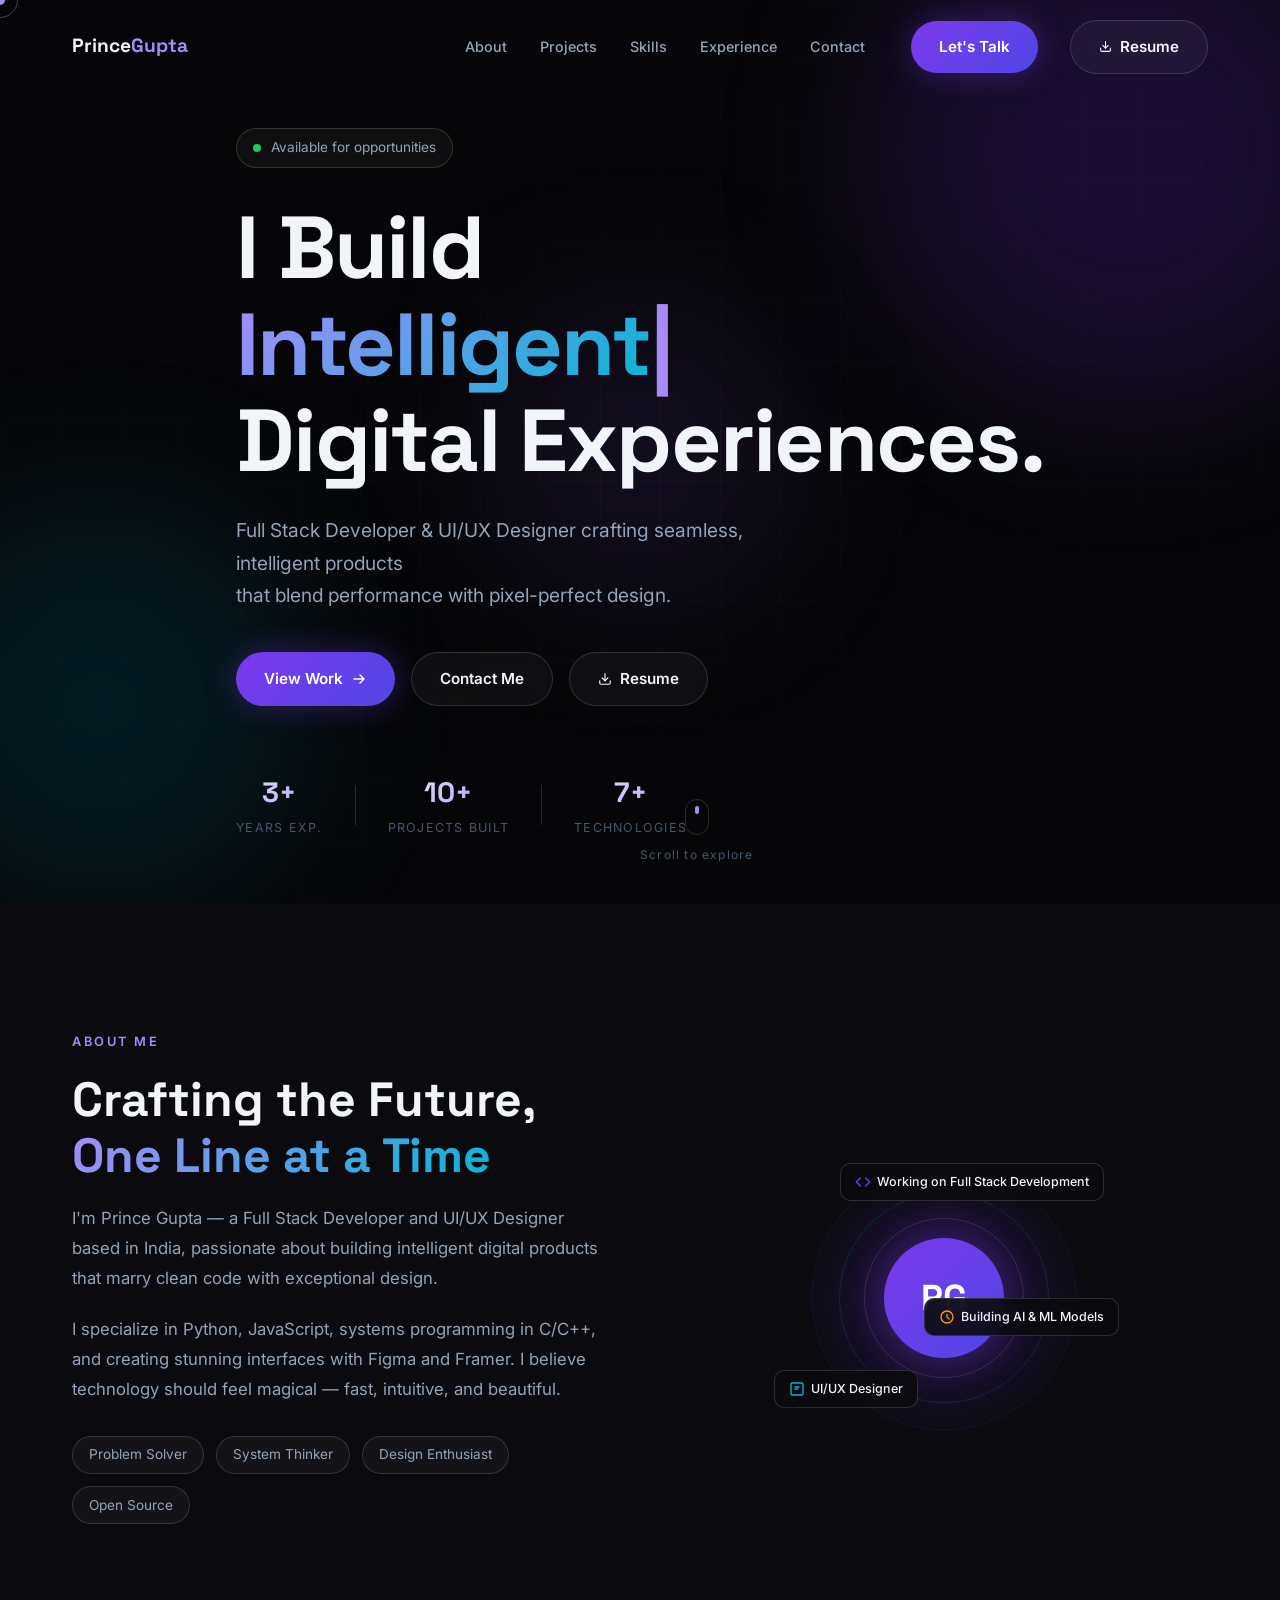
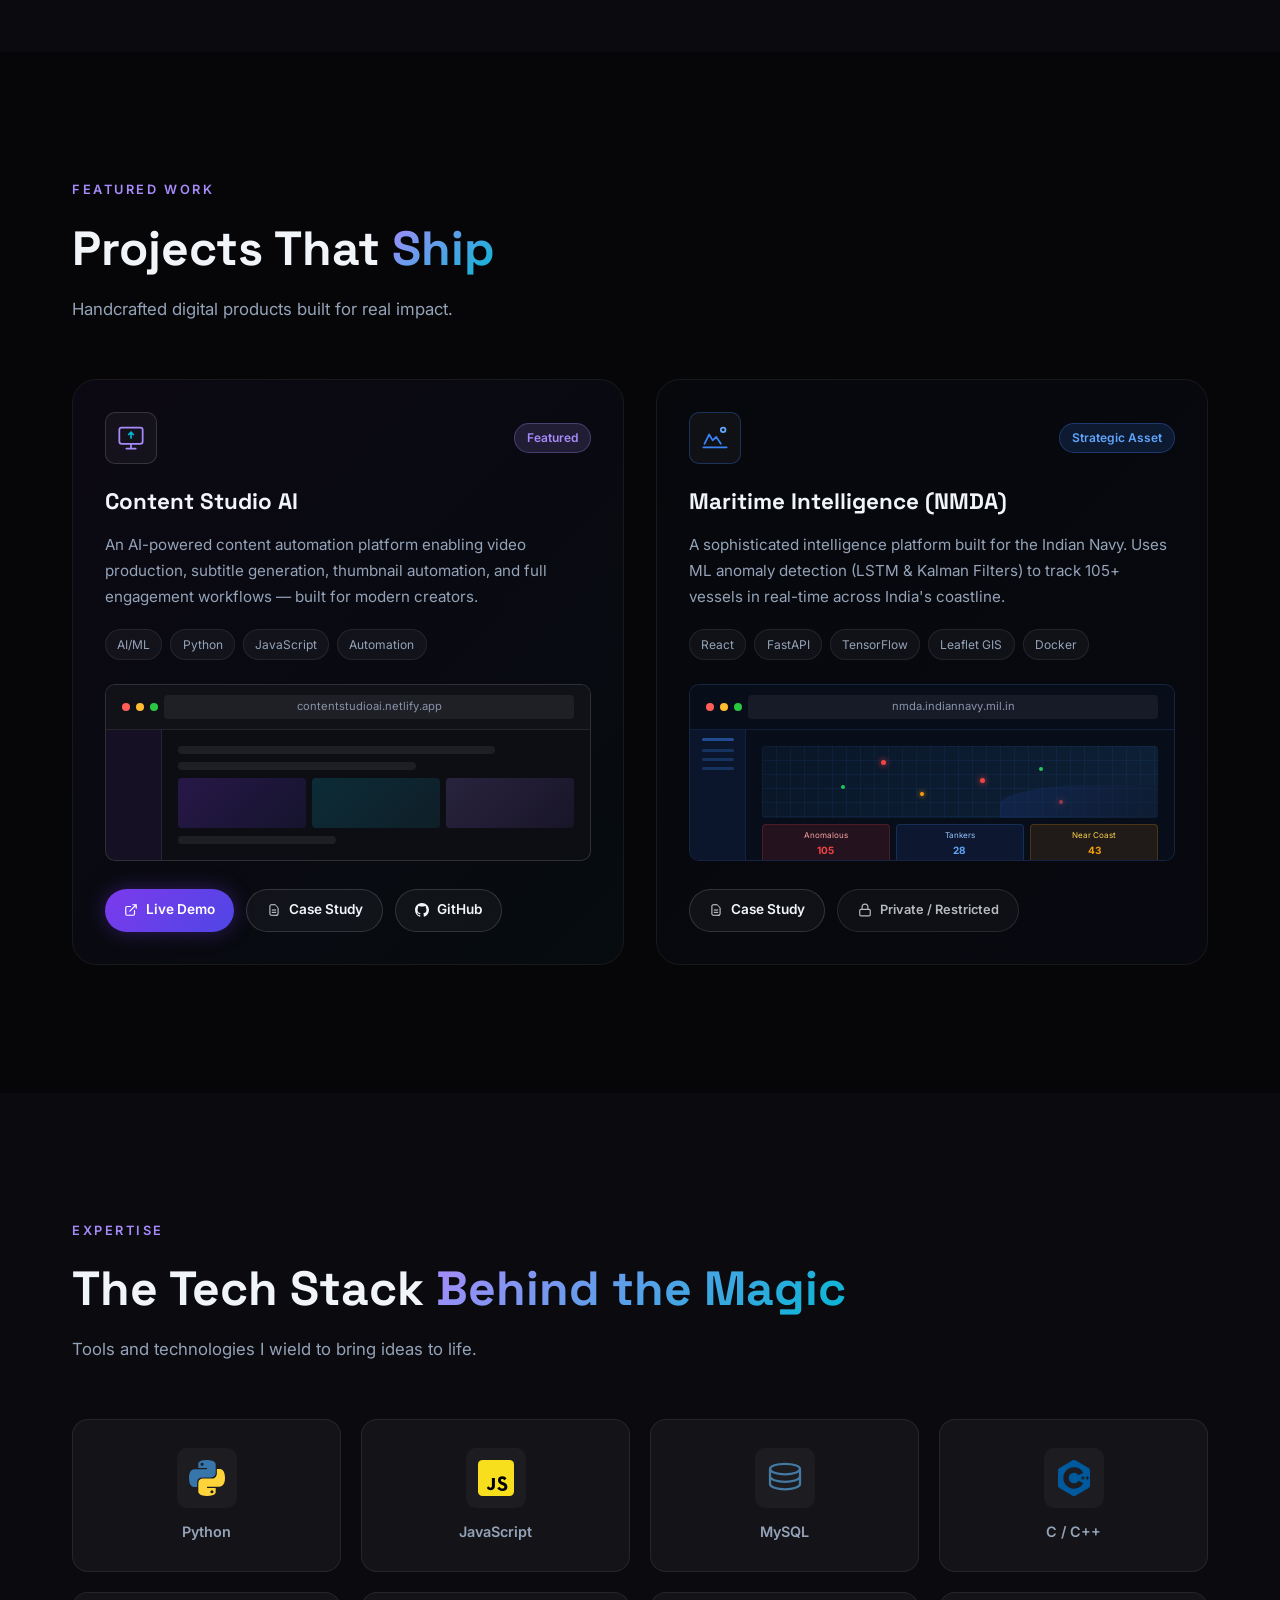
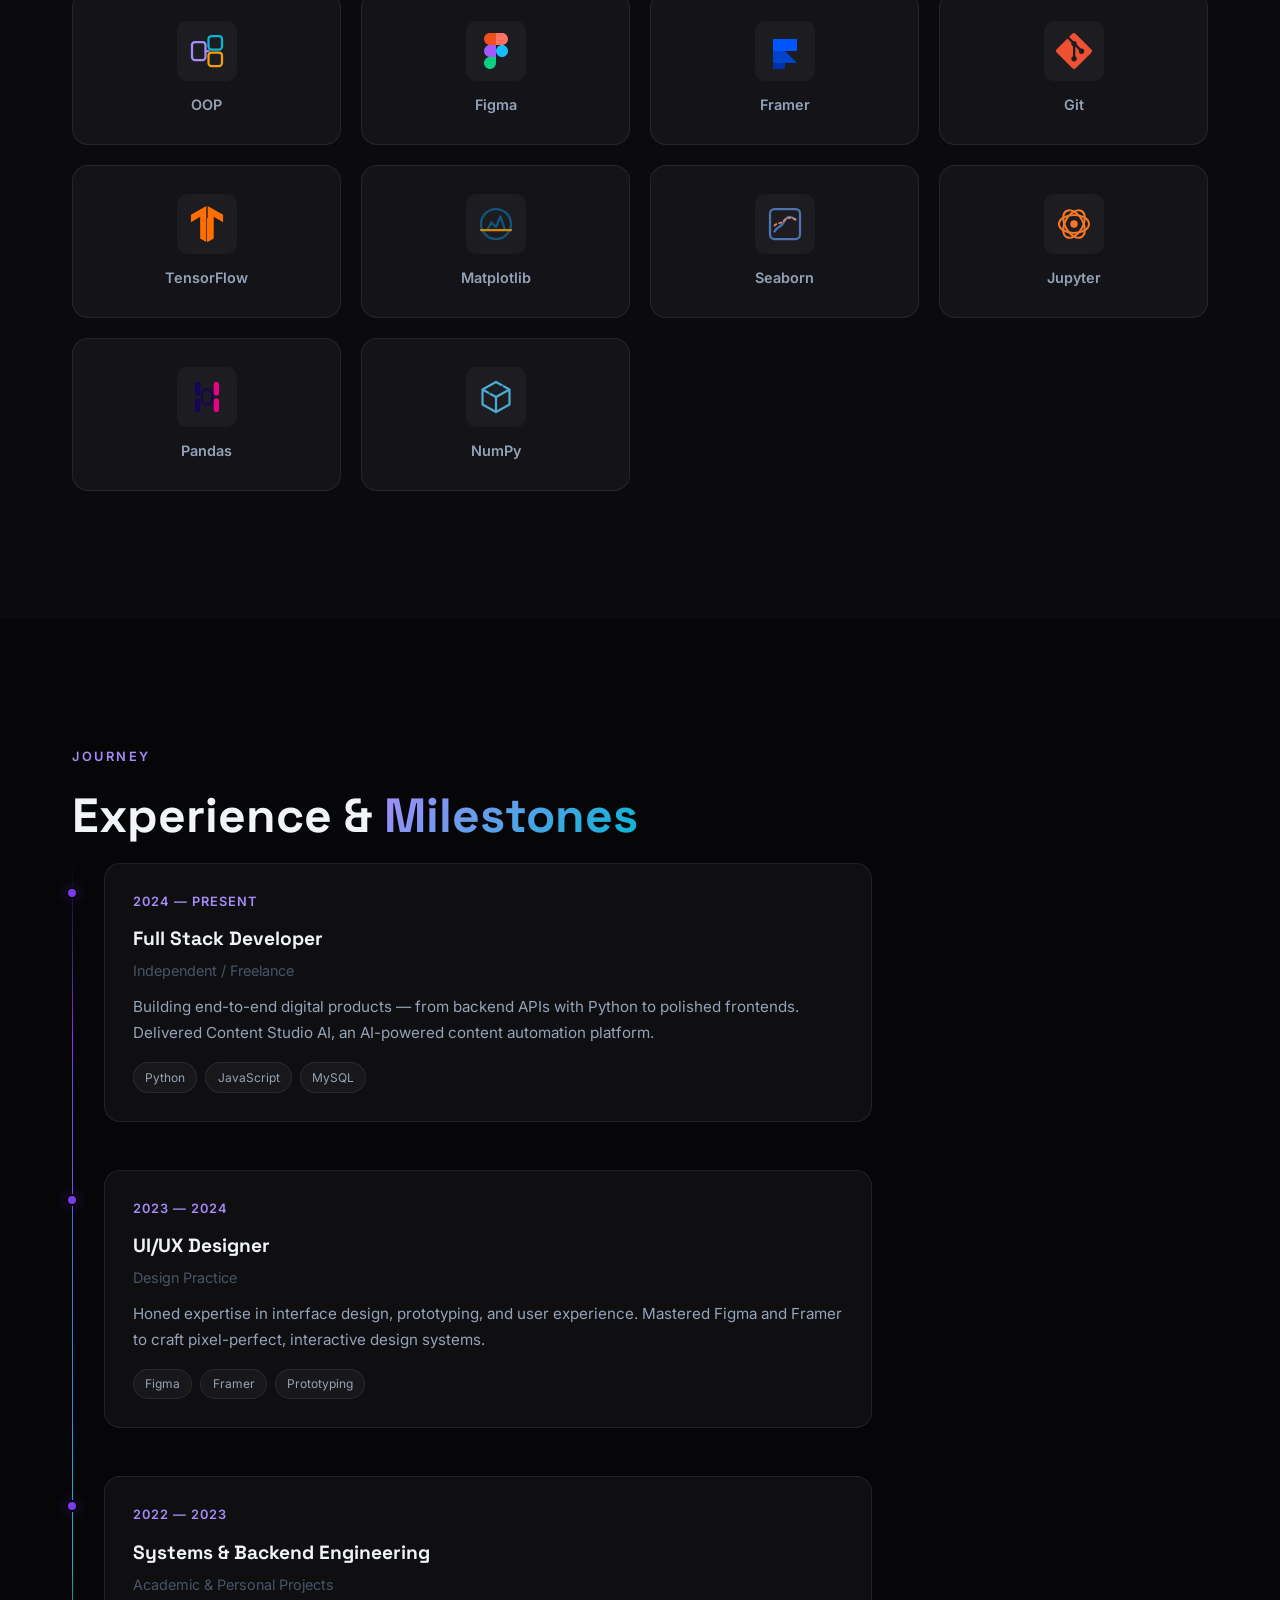
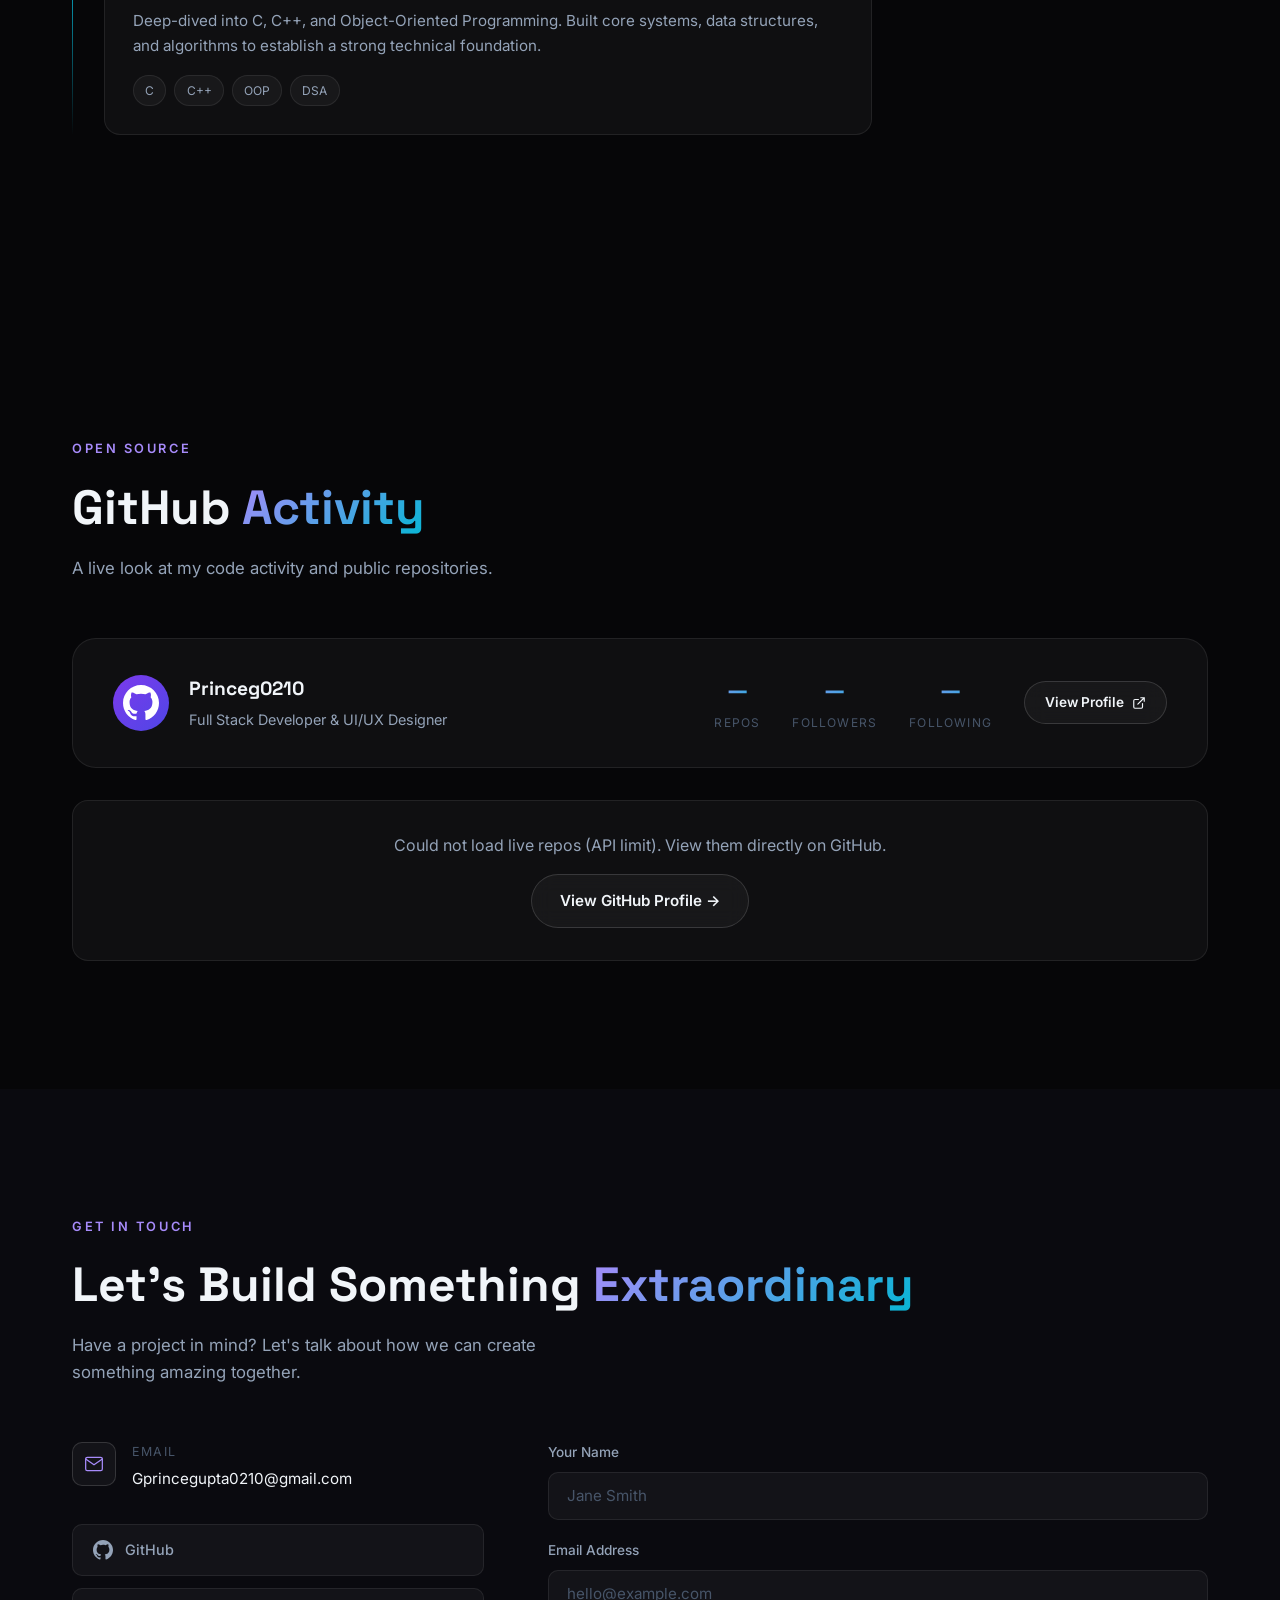
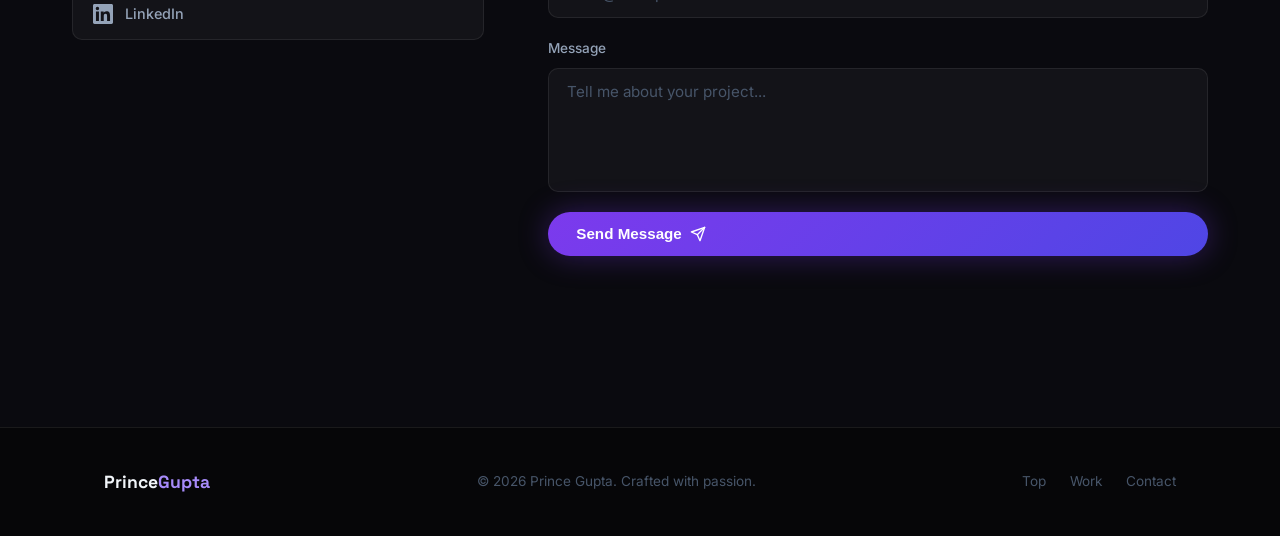
<file: index.html>
<!DOCTYPE html>
<html lang="en">

<head>
    <meta charset="UTF-8" />
    <meta name="viewport" content="width=device-width, initial-scale=1.0" />
    <title>Prince Gupta — Full Stack Developer & UI/UX Designer</title>
    <meta name="description"
        content="Prince Gupta — Full Stack Developer & UI/UX Designer building intelligent digital experiences with Python, JavaScript, and cutting-edge design tools." />
    <link rel="icon" href="favicon.svg" type="image/svg+xml" />
    <link rel="preconnect" href="https://fonts.googleapis.com" />
    <link rel="preconnect" href="https://fonts.gstatic.com" crossorigin />
    <link
        href="https://fonts.googleapis.com/css2?family=Inter:wght@300;400;500;600;700;800;900&family=Space+Grotesk:wght@300;400;500;600;700&display=swap"
        rel="stylesheet" />
    <link rel="stylesheet" href="styles.css" />
</head>

<body>

    <!-- Custom Cursor -->
    <div class="cursor" id="cursor"></div>
    <div class="cursor-follower" id="cursorFollower"></div>

    <!-- Loader -->
    <div class="loader" id="loader">
        <div class="loader-inner">
            <div class="loader-logo">PG</div>
            <div class="loader-bar">
                <div class="loader-progress" id="loaderProgress"></div>
            </div>
            <p class="loader-text">Loading Experience...</p>
        </div>
    </div>

    <!-- Nav -->
    <nav class="nav" id="nav">
        <div class="nav-container">
            <a href="#hero" class="nav-logo">Prince<span class="accent">Gupta</span></a>
            <ul class="nav-links" id="navLinks">
                <li><a href="#about" class="nav-link">About</a></li>
                <li><a href="#projects" class="nav-link">Projects</a></li>
                <li><a href="#skills" class="nav-link">Skills</a></li>
                <li><a href="#experience" class="nav-link">Experience</a></li>
                <li><a href="#contact" class="nav-link">Contact</a></li>
            </ul>
            <a href="#contact" class="btn btn-sm btn-primary">Let's Talk</a>
            <a href="resume.html" target="_blank" class="btn btn-sm btn-ghost resume-btn">
                <svg width="13" height="13" viewBox="0 0 24 24" fill="none">
                    <path d="M21 15v4a2 2 0 01-2 2H5a2 2 0 01-2-2v-4" stroke="currentColor" stroke-width="2"
                        stroke-linecap="round" />
                    <polyline points="7 10 12 15 17 10" stroke="currentColor" stroke-width="2" stroke-linecap="round"
                        stroke-linejoin="round" />
                    <line x1="12" y1="15" x2="12" y2="3" stroke="currentColor" stroke-width="2"
                        stroke-linecap="round" />
                </svg>
                Resume
            </a>
            <button class="hamburger" id="hamburger"
                aria-label="Toggle menu"><span></span><span></span><span></span></button>
        </div>
    </nav>

    <!-- Mobile Menu -->
    <div class="mobile-menu" id="mobileMenu">
        <ul>
            <li><a href="#about" class="mobile-link">About</a></li>
            <li><a href="#projects" class="mobile-link">Projects</a></li>
            <li><a href="#skills" class="mobile-link">Skills</a></li>
            <li><a href="#experience" class="mobile-link">Experience</a></li>
            <li><a href="#contact" class="mobile-link">Contact</a></li>
        </ul>
    </div>

    <!-- HERO -->
    <section class="hero" id="hero">
        <div class="hero-bg">
            <div class="orb orb-1"></div>
            <div class="orb orb-2"></div>
            <div class="orb orb-3"></div>
            <div class="grid-overlay"></div>
        </div>
        <div class="hero-container">
            <div class="hero-badge reveal-up delay-1"><span class="badge-dot"></span>Available for opportunities</div>
            <h1 class="hero-headline reveal-up delay-2">
                I Build<br />
                <span class="gradient-text" id="typedText"></span><span class="cursor-blink">|</span><br />
                Digital Experiences.
            </h1>
            <p class="hero-sub reveal-up delay-3">Full Stack Developer &amp; UI/UX Designer crafting seamless,
                intelligent products<br class="hide-mobile" /> that blend performance with pixel-perfect design.</p>
            <div class="hero-ctas reveal-up delay-4">
                <a href="#projects" class="btn btn-primary magnetic">
                    <span>View Work</span>
                    <svg width="16" height="16" viewBox="0 0 16 16" fill="none">
                        <path d="M3 8h10M9 4l4 4-4 4" stroke="currentColor" stroke-width="1.5" stroke-linecap="round"
                            stroke-linejoin="round" />
                    </svg>
                </a>
                <a href="#contact" class="btn btn-ghost magnetic">Contact Me</a>
                <a href="resume.html" target="_blank" class="btn btn-ghost magnetic">
                    <svg width="14" height="14" viewBox="0 0 24 24" fill="none">
                        <path d="M21 15v4a2 2 0 01-2 2H5a2 2 0 01-2-2v-4" stroke="currentColor" stroke-width="2"
                            stroke-linecap="round" />
                        <polyline points="7 10 12 15 17 10" stroke="currentColor" stroke-width="2"
                            stroke-linecap="round" stroke-linejoin="round" />
                        <line x1="12" y1="15" x2="12" y2="3" stroke="currentColor" stroke-width="2"
                            stroke-linecap="round" />
                    </svg>
                    Resume
                </a>
            </div>
            <div class="hero-stats reveal-up delay-5">
                <div class="stat"><span class="stat-num">3+</span><span class="stat-label">Years Exp.</span></div>
                <div class="stat-divider"></div>
                <div class="stat"><span class="stat-num">10+</span><span class="stat-label">Projects Built</span></div>
                <div class="stat-divider"></div>
                <div class="stat"><span class="stat-num">7+</span><span class="stat-label">Technologies</span></div>
            </div>
        </div>
        <div class="scroll-indicator reveal-up delay-5">
            <div class="scroll-mouse">
                <div class="scroll-dot"></div>
            </div>
            <span>Scroll to explore</span>
        </div>
    </section>

    <!-- ABOUT -->
    <section class="about section" id="about">
        <div class="container">
            <div class="section-label reveal-up">About Me</div>
            <div class="about-grid">
                <div class="about-text">
                    <h2 class="section-title reveal-up">Crafting the Future,<br /><span class="gradient-text">One Line
                            at a Time</span></h2>
                    <p class="about-para reveal-up delay-1">I'm Prince Gupta — a Full Stack Developer and UI/UX Designer
                        based in India, passionate about building intelligent digital products that marry clean code
                        with exceptional design.</p>
                    <p class="about-para reveal-up delay-2">I specialize in Python, JavaScript, systems programming in
                        C/C++, and creating stunning interfaces with Figma and Framer. I believe technology should feel
                        magical — fast, intuitive, and beautiful.</p>
                    <div class="about-chips reveal-up delay-3">
                        <span class="chip">Problem Solver</span>
                        <span class="chip">System Thinker</span>
                        <span class="chip">Design Enthusiast</span>
                        <span class="chip">Open Source</span>
                    </div>
                </div>
                <div class="about-visual reveal-up delay-2">
                    <div class="avatar-card">
                        <div class="avatar-glow"></div>
                        <div class="avatar-monogram">PG</div>
                        <div class="avatar-ring ring-1"></div>
                        <div class="avatar-ring ring-2"></div>
                        <div class="avatar-ring ring-3"></div>
                        <div class="floating-badge fb-1">
                            <svg width="16" height="16" viewBox="0 0 24 24" fill="none">
                                <polyline points="16 18 22 12 16 6" stroke="#7c3aed" stroke-width="2"
                                    stroke-linecap="round" />
                                <polyline points="8 6 2 12 8 18" stroke="#7c3aed" stroke-width="2"
                                    stroke-linecap="round" />
                            </svg>
                            Working on Full Stack Development
                        </div>
                        <div class="floating-badge fb-2">
                            <svg width="16" height="16" viewBox="0 0 24 24" fill="none">
                                <rect x="3" y="3" width="18" height="18" rx="2" stroke="#06b6d4" stroke-width="2" />
                                <path d="M9 9h6M9 12h4" stroke="#06b6d4" stroke-width="2" stroke-linecap="round" />
                            </svg>
                            UI/UX Designer
                        </div>
                        <div class="floating-badge fb-3">
                            <svg width="16" height="16" viewBox="0 0 24 24" fill="none">
                                <circle cx="12" cy="12" r="9" stroke="#f59e0b" stroke-width="2" />
                                <path d="M12 8v4l3 3" stroke="#f59e0b" stroke-width="2" stroke-linecap="round" />
                            </svg>
                            Building AI &amp; ML Models
                        </div>
                    </div>
                </div>
            </div>
        </div>
    </section>

    <!-- PROJECTS -->
    <section class="projects section" id="projects">
        <div class="container">
            <div class="section-label reveal-up">Featured Work</div>
            <h2 class="section-title reveal-up">Projects That <span class="gradient-text">Ship</span></h2>
            <p class="section-sub reveal-up delay-1">Handcrafted digital products built for real impact.</p>
            <div class="projects-grid">
                <div class="project-card featured reveal-up delay-1">
                    <div class="project-card-bg"></div>
                    <div class="project-card-content">
                        <div class="project-header">
                            <div class="project-icon">
                                <svg width="28" height="28" viewBox="0 0 24 24" fill="none">
                                    <rect x="2" y="3" width="20" height="14" rx="2" stroke="#a78bfa"
                                        stroke-width="1.5" />
                                    <path d="M8 21h8M12 17v4" stroke="#a78bfa" stroke-width="1.5"
                                        stroke-linecap="round" />
                                    <path d="M10 9l2-2 2 2M12 7v5" stroke="#06b6d4" stroke-width="1.5"
                                        stroke-linecap="round" />
                                </svg>
                            </div>
                            <span class="project-badge">Featured</span>
                        </div>
                        <h3 class="project-title">Content Studio AI</h3>
                        <p class="project-desc">An AI-powered content automation platform enabling video production,
                            subtitle generation, thumbnail automation, and full engagement workflows — built for modern
                            creators.</p>
                        <div class="project-tags">
                            <span class="tag">AI/ML</span><span class="tag">Python</span><span
                                class="tag">JavaScript</span><span class="tag">Automation</span>
                        </div>
                        <div class="project-preview">
                            <div class="preview-mockup">
                                <div class="preview-bar">
                                    <span></span><span></span><span></span>
                                    <div class="preview-url">contentstudioai.netlify.app</div>
                                </div>
                                <div class="preview-body">
                                    <div class="preview-sidebar"></div>
                                    <div class="preview-main">
                                        <div class="preview-row w-80"></div>
                                        <div class="preview-row w-60"></div>
                                        <div class="preview-grid-cards">
                                            <div class="preview-mini-card pmc-1"></div>
                                            <div class="preview-mini-card pmc-2"></div>
                                            <div class="preview-mini-card pmc-3"></div>
                                        </div>
                                        <div class="preview-row w-40"></div>
                                    </div>
                                </div>
                            </div>
                        </div>
                        <div class="project-links">
                            <a href="https://contentstudioai.netlify.app" target="_blank" rel="noopener"
                                class="project-btn primary magnetic">
                                <svg width="14" height="14" viewBox="0 0 24 24" fill="none">
                                    <path d="M18 13v6a2 2 0 01-2 2H5a2 2 0 01-2-2V8a2 2 0 012-2h6M15 3h6v6M10 14L21 3"
                                        stroke="currentColor" stroke-width="2" stroke-linecap="round"
                                        stroke-linejoin="round" />
                                </svg>
                                Live Demo
                            </a>
                            <a href="case-study.html" class="project-btn ghost magnetic">
                                <svg width="14" height="14" viewBox="0 0 24 24" fill="none">
                                    <path d="M9 12h6M9 16h6M17 21H7a2 2 0 01-2-2V5a2 2 0 012-2h7l5 5v11a2 2 0 01-2 2z"
                                        stroke="currentColor" stroke-width="1.5" stroke-linecap="round" />
                                </svg>
                                Case Study
                            </a>
                            <a href="https://github.com/Princeg0210" target="_blank" rel="noopener"
                                class="project-btn ghost magnetic">
                                <svg width="14" height="14" viewBox="0 0 24 24" fill="currentColor">
                                    <path
                                        d="M12 0C5.37 0 0 5.37 0 12c0 5.3 3.44 9.8 8.2 11.38.6.1.82-.26.82-.58v-2.03c-3.34.72-4.04-1.61-4.04-1.61-.55-1.38-1.33-1.75-1.33-1.75-1.09-.74.08-.73.08-.73 1.2.08 1.84 1.24 1.84 1.24 1.07 1.83 2.8 1.3 3.49 1 .1-.78.42-1.31.76-1.61-2.67-.3-5.47-1.33-5.47-5.93 0-1.31.47-2.38 1.24-3.22-.14-.3-.54-1.52.1-3.18 0 0 1-.32 3.3 1.23a11.5 11.5 0 013-.4c1.02 0 2.04.14 3 .4 2.28-1.55 3.29-1.23 3.29-1.23.64 1.66.24 2.88.12 3.18.77.84 1.23 1.91 1.23 3.22 0 4.61-2.8 5.63-5.48 5.92.43.37.81 1.1.81 2.22v3.29c0 .32.22.69.82.57C20.56 21.8 24 17.3 24 12c0-6.63-5.37-12-12-12z" />
                                </svg>
                                GitHub
                            </a>
                        </div>
                    </div>
                </div>
                <div class="project-card reveal-up delay-2">
                    <div class="project-card-bg"
                        style="background: linear-gradient(135deg, rgba(15, 23, 42, 0.12) 0%, rgba(30, 58, 138, 0.06) 100%);">
                    </div>
                    <div class="project-card-content">
                        <div class="project-header">
                            <div class="project-icon" style="border-color: rgba(59,130,246,0.3);">
                                <svg width="28" height="28" viewBox="0 0 24 24" fill="none">
                                    <path d="M3 17l4-8 3 5 3-3 4 6" stroke="#3b82f6" stroke-width="1.5"
                                        stroke-linecap="round" stroke-linejoin="round" />
                                    <circle cx="19" cy="5" r="2" stroke="#60a5fa" stroke-width="1.5" />
                                    <path d="M2 20h20" stroke="#3b82f6" stroke-width="1.5" stroke-linecap="round" />
                                </svg>
                            </div>
                            <span class="project-badge"
                                style="background: rgba(59,130,246,0.15); color: #60a5fa; border-color: rgba(59,130,246,0.3);">Strategic
                                Asset</span>
                        </div>
                        <h3 class="project-title">Maritime Intelligence (NMDA)</h3>
                        <p class="project-desc">A sophisticated intelligence platform built for the Indian Navy. Uses ML
                            anomaly detection (LSTM & Kalman Filters) to track 105+ vessels in real-time across India's
                            coastline.</p>
                        <div class="project-tags">
                            <span class="tag">React</span><span class="tag">FastAPI</span><span
                                class="tag">TensorFlow</span><span class="tag">Leaflet GIS</span><span
                                class="tag">Docker</span>
                        </div>
                        <div class="project-preview">
                            <div class="preview-mockup" style="border-color: rgba(59,130,246,0.2);">
                                <div class="preview-bar"
                                    style="background: #080d1a; border-color: rgba(59,130,246,0.15);">
                                    <span></span><span></span><span></span>
                                    <div class="preview-url">nmda.indiannavy.mil.in</div>
                                </div>
                                <div class="preview-body" style="background: #080d1a;">
                                    <div class="preview-sidebar"
                                        style="background: rgba(59,130,246,0.08); border-color: rgba(59,130,246,0.12);">
                                        <div
                                            style="margin: 8px auto; width: 32px; height: 3px; background: rgba(59,130,246,0.5); border-radius: 2px;">
                                        </div>
                                        <div
                                            style="margin: 6px auto; width: 32px; height: 3px; background: rgba(59,130,246,0.25); border-radius: 2px;">
                                        </div>
                                        <div
                                            style="margin: 6px auto; width: 32px; height: 3px; background: rgba(59,130,246,0.25); border-radius: 2px;">
                                        </div>
                                        <div
                                            style="margin: 6px auto; width: 32px; height: 3px; background: rgba(59,130,246,0.25); border-radius: 2px;">
                                        </div>
                                    </div>
                                    <div class="preview-main" style="gap: 0.4rem;">
                                        <!-- Map area -->
                                        <div
                                            style="flex:1; border-radius: 4px; background: linear-gradient(135deg, #0a1628 0%, #0d2137 100%); position: relative; overflow: hidden; min-height: 72px;">
                                            <!-- Grid lines (ocean map) -->
                                            <div
                                                style="position:absolute; inset:0; background-image: linear-gradient(rgba(59,130,246,0.07) 1px, transparent 1px), linear-gradient(90deg, rgba(59,130,246,0.07) 1px, transparent 1px); background-size: 14px 14px;">
                                            </div>
                                            <!-- Vessel dots -->
                                            <div
                                                style="position:absolute; top:20%; left:30%; width:5px; height:5px; background:#ef4444; border-radius:50%; box-shadow: 0 0 6px #ef4444;">
                                            </div>
                                            <div
                                                style="position:absolute; top:45%; left:55%; width:5px; height:5px; background:#ef4444; border-radius:50%; box-shadow: 0 0 6px #ef4444;">
                                            </div>
                                            <div
                                                style="position:absolute; top:65%; left:40%; width:4px; height:4px; background:#f59e0b; border-radius:50%; box-shadow: 0 0 5px #f59e0b;">
                                            </div>
                                            <div
                                                style="position:absolute; top:30%; left:70%; width:4px; height:4px; background:#22c55e; border-radius:50%;">
                                            </div>
                                            <div
                                                style="position:absolute; top:55%; left:20%; width:4px; height:4px; background:#22c55e; border-radius:50%;">
                                            </div>
                                            <div
                                                style="position:absolute; top:75%; left:75%; width:4px; height:4px; background:#ef4444; border-radius:50%; box-shadow: 0 0 6px #ef4444;">
                                            </div>
                                            <!-- Coastline hint -->
                                            <div
                                                style="position:absolute; bottom:0; right:0; width:40%; height:45%; background: linear-gradient(135deg, rgba(30,58,138,0.3), rgba(15,23,42,0.5)); border-radius: 60% 0 0 0;">
                                            </div>
                                        </div>
                                        <!-- Stats row -->
                                        <div style="display:flex; gap:0.4rem;">
                                            <div
                                                style="flex:1; background: rgba(239,68,68,0.12); border: 1px solid rgba(239,68,68,0.2); border-radius: 4px; padding: 4px 6px; font-size:8px; color: #fca5a5; text-align:center;">
                                                Anomalous<br><b style="font-size:10px; color:#ef4444;">105</b></div>
                                            <div
                                                style="flex:1; background: rgba(59,130,246,0.1); border: 1px solid rgba(59,130,246,0.2); border-radius: 4px; padding: 4px 6px; font-size:8px; color: #93c5fd; text-align:center;">
                                                Tankers<br><b style="font-size:10px; color:#60a5fa;">28</b></div>
                                            <div
                                                style="flex:1; background: rgba(245,158,11,0.1); border: 1px solid rgba(245,158,11,0.2); border-radius: 4px; padding: 4px 6px; font-size:8px; color: #fcd34d; text-align:center;">
                                                Near Coast<br><b style="font-size:10px; color:#f59e0b;">43</b></div>
                                        </div>
                                    </div>
                                </div>
                            </div>
                        </div>
                        <div class="project-links">
                            <a href="nmda-case-study.html" class="project-btn ghost magnetic">
                                <svg width="14" height="14" viewBox="0 0 24 24" fill="none">
                                    <path d="M9 12h6M9 16h6M17 21H7a2 2 0 01-2-2V5a2 2 0 012-2h7l5 5v11a2 2 0 01-2 2z"
                                        stroke="currentColor" stroke-width="1.5" stroke-linecap="round" />
                                </svg>
                                Case Study
                            </a>
                            <span class="project-btn ghost" style="opacity: 0.75; font-size: 0.8rem; cursor: default;">
                                <svg width="14" height="14" viewBox="0 0 24 24" fill="none">
                                    <rect x="3" y="11" width="18" height="11" rx="2" stroke="currentColor"
                                        stroke-width="2" />
                                    <path d="M7 11V7a5 5 0 0110 0v4" stroke="currentColor" stroke-width="2" />
                                </svg>
                                Private / Restricted
                            </span>
                        </div>
                    </div>
                </div>
            </div>
        </div>
    </section>

    <!-- SKILLS -->
    <section class="skills section" id="skills">
        <div class="container">
            <div class="section-label reveal-up">Expertise</div>
            <h2 class="section-title reveal-up">The Tech Stack <span class="gradient-text">Behind the Magic</span></h2>
            <p class="section-sub reveal-up delay-1">Tools and technologies I wield to bring ideas to life.</p>
            <div class="skills-grid reveal-up delay-2">
                <div class="skill-card" data-skill="Python">
                    <div class="skill-icon"><svg viewBox="0 0 24 24" width="36" height="36">
                            <path
                                d="M11.914 0C5.82 0 6.2 2.656 6.2 2.656l.007 2.752h5.814v.826H3.9S0 5.789 0 11.969c0 6.18 3.403 5.963 3.403 5.963h2.031v-2.867s-.109-3.402 3.35-3.402h5.766s3.24.052 3.24-3.13V3.13S18.28 0 11.914 0zm-3.21 1.81a1.049 1.049 0 110 2.098 1.049 1.049 0 010-2.098z"
                                fill="#3776AB" />
                            <path
                                d="M12.086 24c6.094 0 5.714-2.656 5.714-2.656l-.007-2.752H12v-.826h8.1S24 18.211 24 12.031c0-6.18-3.403-5.963-3.403-5.963h-2.031v2.867s.109 3.402-3.35 3.402H9.45s-3.24-.052-3.24 3.13v5.403S5.72 24 12.086 24zm3.21-1.81a1.049 1.049 0 110-2.098 1.049 1.049 0 010 2.098z"
                                fill="#FFD43B" />
                        </svg></div>
                    <span class="skill-name">Python</span>
                    <div class="skill-glow"></div>
                </div>
                <div class="skill-card" data-skill="JavaScript">
                    <div class="skill-icon"><svg viewBox="0 0 24 24" width="36" height="36">
                            <rect width="24" height="24" rx="3" fill="#F7DF1E" />
                            <path
                                d="M5.5 18.5l1.6-1c.3.55.6.95 1.2.95.6 0 .97-.23.97-1.13V12h2v5.37c0 1.87-1.1 2.72-2.7 2.72-1.44 0-2.28-.75-2.7-1.65l1.63-.94zm7.25.28l1.6-.98c.42.68.97 1.18 1.93 1.18.81 0 1.33-.41 1.33-1 0-.69-.53-.93-1.43-1.33l-.49-.21c-1.42-.6-2.36-1.36-2.36-2.96 0-1.47 1.12-2.59 2.87-2.59 1.25 0 2.14.43 2.79 1.57l-1.53.98c-.34-.6-.7-.84-1.26-.84-.58 0-.94.37-.94.84 0 .59.37.83 1.22 1.2l.49.21c1.67.71 2.62 1.44 2.62 3.08 0 1.76-1.38 2.73-3.24 2.73-1.81 0-2.98-.86-3.55-1.98z"
                                fill="#000" />
                        </svg></div>
                    <span class="skill-name">JavaScript</span>
                    <div class="skill-glow"></div>
                </div>
                <div class="skill-card" data-skill="MySQL">
                    <div class="skill-icon"><svg viewBox="0 0 24 24" width="36" height="36" fill="none">
                            <ellipse cx="12" cy="6" rx="10" ry="3.5" stroke="#4479A1" stroke-width="1.5" />
                            <path d="M2 6v5c0 1.933 4.477 3.5 10 3.5S22 12.933 22 11V6" stroke="#4479A1"
                                stroke-width="1.5" />
                            <path d="M2 11v5c0 1.933 4.477 3.5 10 3.5S22 17.933 22 16v-5" stroke="#4479A1"
                                stroke-width="1.5" />
                        </svg></div>
                    <span class="skill-name">MySQL</span>
                    <div class="skill-glow"></div>
                </div>
                <div class="skill-card" data-skill="C/C++">
                    <div class="skill-icon"><svg viewBox="0 0 24 24" width="36" height="36">
                            <path
                                d="M22.394 6c-.167-.29-.398-.543-.652-.69L12.926.22c-.509-.294-1.34-.294-1.848 0L2.26 5.31c-.508.293-.923 1.013-.923 1.6v10.18c0 .294.104.62.271.91.167.29.398.543.652.69l8.816 5.09c.508.293 1.34.293 1.848 0l8.816-5.09c.254-.147.485-.4.652-.69.167-.29.27-.616.27-.91V6.91c.003-.294-.1-.62-.268-.91zM12 19.11c-3.92 0-7.109-3.19-7.109-7.11 0-3.92 3.19-7.11 7.109-7.11a7.133 7.133 0 016.156 3.553l-3.076 1.78a3.567 3.567 0 00-3.08-1.78A3.56 3.56 0 008.444 12 3.56 3.56 0 0012 15.555a3.57 3.57 0 003.08-1.778l3.078 1.78A7.135 7.135 0 0112 19.11zm7.109-6.715h-.79v.79h-.79v-.79h-.79v-.79h.79v-.79h.79v.79h.79zm2.962 0h-.79v.79h-.79v-.79h-.79v-.79h.79v-.79h.79v.79h.79z"
                                fill="#00599C" />
                        </svg></div>
                    <span class="skill-name">C / C++</span>
                    <div class="skill-glow"></div>
                </div>
                <div class="skill-card" data-skill="OOP">
                    <div class="skill-icon"><svg viewBox="0 0 24 24" width="36" height="36" fill="none">
                            <rect x="2" y="6" width="9" height="12" rx="2" stroke="#a78bfa" stroke-width="1.5" />
                            <rect x="13" y="2" width="9" height="9" rx="2" stroke="#06b6d4" stroke-width="1.5" />
                            <rect x="13" y="13" width="9" height="9" rx="2" stroke="#f59e0b" stroke-width="1.5" />
                            <path d="M11 12h2" stroke="#a78bfa" stroke-width="1.5" stroke-linecap="round" />
                        </svg></div>
                    <span class="skill-name">OOP</span>
                    <div class="skill-glow"></div>
                </div>
                <div class="skill-card" data-skill="Figma">
                    <div class="skill-icon"><svg viewBox="0 0 24 24" width="36" height="36">
                            <path d="M8 24c2.208 0 4-1.792 4-4v-4H8c-2.208 0-4 1.792-4 4s1.792 4 4 4z" fill="#0ACF83" />
                            <path d="M4 12c0-2.208 1.792-4 4-4h4v8H8c-2.208 0-4-1.792-4-4z" fill="#A259FF" />
                            <path d="M4 4c0-2.208 1.792-4 4-4h4v8H8C5.792 8 4 6.208 4 4z" fill="#F24E1E" />
                            <path d="M12 0h4c2.208 0 4 1.792 4 4s-1.792 4-4 4h-4V0z" fill="#FF7262" />
                            <path d="M20 12c0 2.208-1.792 4-4 4s-4-1.792-4-4 1.792-4 4-4 4 1.792 4 4z" fill="#1ABCFE" />
                        </svg></div>
                    <span class="skill-name">Figma</span>
                    <div class="skill-glow"></div>
                </div>
                <div class="skill-card" data-skill="Framer">
                    <div class="skill-icon"><svg viewBox="0 0 24 24" width="36" height="36" fill="none">
                            <path d="M4 4h16v8H4V4z" fill="#0055FF" />
                            <path d="M4 12h8l8 8H4v-8z" fill="#0044CC" />
                            <path d="M4 20h8v4H4v-4z" fill="#0033AA" />
                        </svg></div>
                    <span class="skill-name">Framer</span>
                    <div class="skill-glow"></div>
                </div>
                <div class="skill-card" data-skill="Git">
                    <div class="skill-icon"><svg viewBox="0 0 24 24" width="36" height="36">
                            <path
                                d="M23.546 10.93L13.067.452c-.603-.603-1.582-.603-2.188 0L8.708 2.627l2.76 2.76c.645-.215 1.379-.07 1.889.441.516.515.658 1.258.438 1.9l2.658 2.66c.645-.223 1.387-.078 1.9.435.721.72.721 1.884 0 2.604-.719.719-1.881.719-2.6 0-.539-.541-.674-1.337-.404-1.996L12.86 8.955v6.525c.176.086.342.203.488.348.713.721.713 1.883 0 2.6-.719.721-1.889.721-2.609 0-.719-.719-.719-1.879 0-2.598.182-.18.387-.316.605-.406V8.835c-.217-.091-.424-.222-.608-.406-.545-.545-.676-1.342-.396-2.009L7.636 3.7.45 10.881c-.6.605-.6 1.584 0 2.189l10.48 10.477c.604.604 1.582.604 2.186 0l10.43-10.43c.605-.603.605-1.582 0-2.187"
                                fill="#F05032" />
                        </svg></div>
                    <span class="skill-name">Git</span>
                    <div class="skill-glow"></div>
                </div>
                <div class="skill-card" data-skill="TensorFlow">
                    <div class="skill-icon"><svg viewBox="0 0 24 24" width="36" height="36">
                            <path d="M1.292 5.856L11.54 0v24l-4.095-2.378V7.103l-6.153 3.66V5.856zm14.722 2.366v13.4L12 23.885V8.222l4.014-2.366zM12.46 0l10.248 5.856v4.907l-6.234-3.66V21.62L12.46 24V0z" fill="#FF6F00"/>
                        </svg></div>
                    <span class="skill-name">TensorFlow</span>
                    <div class="skill-glow"></div>
                </div>
                <div class="skill-card" data-skill="Matplotlib">
                    <div class="skill-icon"><svg viewBox="0 0 24 24" width="36" height="36" fill="none">
                            <circle cx="12" cy="12" r="10" stroke="#11557C" stroke-width="1.5"/>
                            <path d="M6 16l3-5 3 3 3-7 3 9" stroke="#11557C" stroke-width="1.5" stroke-linecap="round" stroke-linejoin="round"/>
                            <path d="M2 16h20" stroke="#CF8A04" stroke-width="1.5" stroke-linecap="round"/>
                        </svg></div>
                    <span class="skill-name">Matplotlib</span>
                    <div class="skill-glow"></div>
                </div>
                <div class="skill-card" data-skill="Seaborn">
                    <div class="skill-icon"><svg viewBox="0 0 24 24" width="36" height="36" fill="none">
                            <rect x="2" y="2" width="20" height="20" rx="3" stroke="#4C72B0" stroke-width="1.5"/>
                            <path d="M5 17c2-4 4-2 6-6s4-5 8-2" stroke="#4C72B0" stroke-width="1.5" stroke-linecap="round"/>
                            <path d="M5 13c2-2 4-1 6-3s4-3 8-1" stroke="#DD8452" stroke-width="1.2" stroke-linecap="round" stroke-dasharray="1.5 2"/>
                        </svg></div>
                    <span class="skill-name">Seaborn</span>
                    <div class="skill-glow"></div>
                </div>
                <div class="skill-card" data-skill="Jupyter">
                    <div class="skill-icon"><svg viewBox="0 0 24 24" width="36" height="36" fill="none">
                            <ellipse cx="12" cy="12" rx="10" ry="6" stroke="#F37726" stroke-width="1.4"/>
                            <ellipse cx="12" cy="12" rx="10" ry="6" stroke="#F37726" stroke-width="1.4" transform="rotate(60 12 12)"/>
                            <ellipse cx="12" cy="12" rx="10" ry="6" stroke="#F37726" stroke-width="1.4" transform="rotate(120 12 12)"/>
                            <circle cx="12" cy="12" r="2.5" fill="#F37726"/>
                        </svg></div>
                    <span class="skill-name">Jupyter</span>
                    <div class="skill-glow"></div>
                </div>
                <div class="skill-card" data-skill="Pandas">
                    <div class="skill-icon"><svg viewBox="0 0 24 24" width="36" height="36" fill="none">
                            <rect x="4" y="2" width="3.5" height="9" rx="1.5" fill="#150458"/>
                            <rect x="4" y="13" width="3.5" height="9" rx="1.5" fill="#150458"/>
                            <rect x="16.5" y="2" width="3.5" height="9" rx="1.5" fill="#E70488"/>
                            <rect x="16.5" y="13" width="3.5" height="9" rx="1.5" fill="#E70488"/>
                            <rect x="8.5" y="7" width="7" height="10" rx="3.5" stroke="#150458" stroke-width="1.5"/>
                        </svg></div>
                    <span class="skill-name">Pandas</span>
                    <div class="skill-glow"></div>
                </div>
                <div class="skill-card" data-skill="NumPy">
                    <div class="skill-icon"><svg viewBox="0 0 24 24" width="36" height="36" fill="none">
                            <path d="M3 7l9-5 9 5v10l-9 5-9-5V7z" stroke="#4DABCF" stroke-width="1.5" stroke-linejoin="round"/>
                            <path d="M3 7l9 5 9-5" stroke="#4DABCF" stroke-width="1.5" stroke-linejoin="round"/>
                            <path d="M12 12v10" stroke="#4DABCF" stroke-width="1.5" stroke-linecap="round"/>
                            <path d="M7.5 9.5l9-5" stroke="#013243" stroke-width="1" stroke-linecap="round" opacity="0.6"/>
                        </svg></div>
                    <span class="skill-name">NumPy</span>
                    <div class="skill-glow"></div>
                </div>
            </div>
        </div>
    </section>

    <!-- EXPERIENCE -->
    <section class="experience section" id="experience">
        <div class="container">
            <div class="section-label reveal-up">Journey</div>
            <h2 class="section-title reveal-up">Experience &amp; <span class="gradient-text">Milestones</span></h2>
            <div class="timeline">
                <div class="timeline-item reveal-left">
                    <div class="timeline-dot"></div>
                    <div class="timeline-card">
                        <span class="timeline-date">2024 — Present</span>
                        <h3 class="timeline-title">Full Stack Developer</h3>
                        <p class="timeline-sub">Independent / Freelance</p>
                        <p class="timeline-desc">Building end-to-end digital products — from backend APIs with Python to
                            polished frontends. Delivered Content Studio AI, an AI-powered content automation platform.
                        </p>
                        <div class="timeline-tags"><span class="tag">Python</span><span
                                class="tag">JavaScript</span><span class="tag">MySQL</span></div>
                    </div>
                </div>
                <div class="timeline-item reveal-right">
                    <div class="timeline-dot"></div>
                    <div class="timeline-card">
                        <span class="timeline-date">2023 — 2024</span>
                        <h3 class="timeline-title">UI/UX Designer</h3>
                        <p class="timeline-sub">Design Practice</p>
                        <p class="timeline-desc">Honed expertise in interface design, prototyping, and user experience.
                            Mastered Figma and Framer to craft pixel-perfect, interactive design systems.</p>
                        <div class="timeline-tags"><span class="tag">Figma</span><span class="tag">Framer</span><span
                                class="tag">Prototyping</span></div>
                    </div>
                </div>
                <div class="timeline-item reveal-left">
                    <div class="timeline-dot"></div>
                    <div class="timeline-card">
                        <span class="timeline-date">2022 — 2023</span>
                        <h3 class="timeline-title">Systems &amp; Backend Engineering</h3>
                        <p class="timeline-sub">Academic &amp; Personal Projects</p>
                        <p class="timeline-desc">Deep-dived into C, C++, and Object-Oriented Programming. Built core
                            systems, data structures, and algorithms to establish a strong technical foundation.</p>
                        <div class="timeline-tags"><span class="tag">C</span><span class="tag">C++</span><span
                                class="tag">OOP</span><span class="tag">DSA</span></div>
                    </div>
                </div>
            </div>
        </div>
    </section>

    <!-- GITHUB STATS -->
    <section class="github-stats section" id="github">
        <div class="container">
            <div class="section-label reveal-up">Open Source</div>
            <h2 class="section-title reveal-up">GitHub <span class="gradient-text">Activity</span></h2>
            <p class="section-sub reveal-up delay-1">A live look at my code activity and public repositories.</p>
            <div class="gh-profile-card reveal-up delay-1">
                <div class="gh-card-left">
                    <div class="gh-avatar">
                        <svg width="36" height="36" viewBox="0 0 24 24" fill="currentColor">
                            <path
                                d="M12 0C5.37 0 0 5.37 0 12c0 5.3 3.44 9.8 8.2 11.38.6.1.82-.26.82-.58v-2.03c-3.34.72-4.04-1.61-4.04-1.61-.55-1.38-1.33-1.75-1.33-1.75-1.09-.74.08-.73.08-.73 1.2.08 1.84 1.24 1.84 1.24 1.07 1.83 2.8 1.3 3.49 1 .1-.78.42-1.31.76-1.61-2.67-.3-5.47-1.33-5.47-5.93 0-1.31.47-2.38 1.24-3.22-.14-.3-.54-1.52.1-3.18 0 0 1-.32 3.3 1.23a11.5 11.5 0 013-.4c1.02 0 2.04.14 3 .4 2.28-1.55 3.29-1.23 3.29-1.23.64 1.66.24 2.88.12 3.18.77.84 1.23 1.91 1.23 3.22 0 4.61-2.8 5.63-5.48 5.92.43.37.81 1.1.81 2.22v3.29c0 .32.22.69.82.57C20.56 21.8 24 17.3 24 12c0-6.63-5.37-12-12-12z" />
                        </svg>
                    </div>
                    <div>
                        <h3 class="gh-username">Princeg0210</h3>
                        <p class="gh-bio" id="ghBio">Full Stack Developer &amp; UI/UX Designer</p>
                    </div>
                </div>
                <div class="gh-stats-row">
                    <div class="gh-stat"><span class="gh-stat-num" id="ghRepos">—</span><span
                            class="gh-stat-label">Repos</span></div>
                    <div class="gh-stat"><span class="gh-stat-num" id="ghFollowers">—</span><span
                            class="gh-stat-label">Followers</span></div>
                    <div class="gh-stat"><span class="gh-stat-num" id="ghFollowing">—</span><span
                            class="gh-stat-label">Following</span></div>
                </div>
                <a href="https://github.com/Princeg0210" target="_blank" rel="noopener"
                    class="btn btn-ghost gh-view-btn">
                    View Profile
                    <svg width="14" height="14" viewBox="0 0 24 24" fill="none">
                        <path d="M18 13v6a2 2 0 01-2 2H5a2 2 0 01-2-2V8a2 2 0 012-2h6M15 3h6v6M10 14L21 3"
                            stroke="currentColor" stroke-width="2" stroke-linecap="round" />
                    </svg>
                </a>
            </div>
            <div class="gh-repos-grid" id="ghReposGrid">
                <div class="gh-repo-skeleton"></div>
                <div class="gh-repo-skeleton"></div>
                <div class="gh-repo-skeleton"></div>
            </div>
        </div>
    </section>
    <section class="contact section" id="contact">
        <div class="container">
            <div class="section-label reveal-up">Get In Touch</div>
            <h2 class="section-title reveal-up">Let's Build Something <span class="gradient-text">Extraordinary</span>
            </h2>
            <p class="section-sub reveal-up delay-1">Have a project in mind? Let's talk about how we can create
                something amazing together.</p>
            <div class="contact-grid">
                <div class="contact-info reveal-left">
                    <div class="contact-item">
                        <div class="contact-icon">
                            <svg width="20" height="20" viewBox="0 0 24 24" fill="none">
                                <path d="M4 4h16c1.1 0 2 .9 2 2v12c0 1.1-.9 2-2 2H4c-1.1 0-2-.9-2-2V6c0-1.1.9-2 2-2z"
                                    stroke="#a78bfa" stroke-width="1.5" />
                                <polyline points="22,6 12,13 2,6" stroke="#a78bfa" stroke-width="1.5"
                                    stroke-linecap="round" />
                            </svg>
                        </div>
                        <div>
                            <p class="contact-label">Email</p>
                            <a href="mailto:Gprincegupta0210@gmail.com"
                                class="contact-value">Gprincegupta0210@gmail.com</a>
                        </div>
                    </div>
                    <div class="social-links">
                        <a href="https://github.com/Princeg0210" target="_blank" rel="noopener"
                            class="social-link magnetic" aria-label="GitHub">
                            <svg width="20" height="20" viewBox="0 0 24 24" fill="currentColor">
                                <path
                                    d="M12 0C5.37 0 0 5.37 0 12c0 5.3 3.44 9.8 8.2 11.38.6.1.82-.26.82-.58v-2.03c-3.34.72-4.04-1.61-4.04-1.61-.55-1.38-1.33-1.75-1.33-1.75-1.09-.74.08-.73.08-.73 1.2.08 1.84 1.24 1.84 1.24 1.07 1.83 2.8 1.3 3.49 1 .1-.78.42-1.31.76-1.61-2.67-.3-5.47-1.33-5.47-5.93 0-1.31.47-2.38 1.24-3.22-.14-.3-.54-1.52.1-3.18 0 0 1-.32 3.3 1.23a11.5 11.5 0 013-.4c1.02 0 2.04.14 3 .4 2.28-1.55 3.29-1.23 3.29-1.23.64 1.66.24 2.88.12 3.18.77.84 1.23 1.91 1.23 3.22 0 4.61-2.8 5.63-5.48 5.92.43.37.81 1.1.81 2.22v3.29c0 .32.22.69.82.57C20.56 21.8 24 17.3 24 12c0-6.63-5.37-12-12-12z" />
                            </svg>
                            <span>GitHub</span>
                        </a>
                        <a href="https://www.linkedin.com/in/prince-gupta-550ba3304" target="_blank" rel="noopener"
                            class="social-link magnetic" aria-label="LinkedIn">
                            <svg width="20" height="20" viewBox="0 0 24 24" fill="currentColor">
                                <path
                                    d="M20.447 20.452h-3.554v-5.569c0-1.328-.027-3.037-1.852-3.037-1.853 0-2.136 1.445-2.136 2.939v5.667H9.351V9h3.414v1.561h.046c.477-.9 1.637-1.85 3.37-1.85 3.601 0 4.267 2.37 4.267 5.455v6.286zM5.337 7.433a2.062 2.062 0 01-2.063-2.065 2.064 2.064 0 112.063 2.065zm1.782 13.019H3.555V9h3.564v11.452zM22.225 0H1.771C.792 0 0 .774 0 1.729v20.542C0 23.227.792 24 1.771 24h20.451C23.2 24 24 23.227 24 22.271V1.729C24 .774 23.2 0 22.222 0h.003z" />
                            </svg>
                            <span>LinkedIn</span>
                        </a>
                    </div>
                </div>
                <form class="contact-form reveal-right" id="contactForm">
                    <div class="form-group">
                        <label for="name">Your Name</label>
                        <input type="text" id="name" name="name" placeholder="Jane Smith" required autocomplete="off" />
                    </div>
                    <div class="form-group">
                        <label for="email">Email Address</label>
                        <input type="email" id="email" name="email" placeholder="hello@example.com" required
                            autocomplete="off" />
                    </div>
                    <div class="form-group">
                        <label for="message">Message</label>
                        <textarea id="message" name="message" rows="5" placeholder="Tell me about your project..."
                            required></textarea>
                    </div>
                    <button type="submit" class="btn btn-primary magnetic" id="submitBtn">
                        <span>Send Message</span>
                        <svg width="16" height="16" viewBox="0 0 24 24" fill="none">
                            <line x1="22" y1="2" x2="11" y2="13" stroke="currentColor" stroke-width="2"
                                stroke-linecap="round" />
                            <polygon points="22 2 15 22 11 13 2 9 22 2" stroke="currentColor" stroke-width="2"
                                stroke-linejoin="round" fill="none" />
                        </svg>
                    </button>
                    <p class="form-success" id="formSuccess">✨ Message sent! I'll get back to you soon.</p>
                </form>
            </div>
        </div>
    </section>

    <!-- Footer -->
    <footer class="footer">
        <div class="container">
            <div class="footer-inner">
                <p class="footer-brand">Prince<span class="accent">Gupta</span></p>
                <p class="footer-copy">© 2026 Prince Gupta. Crafted with passion.</p>
                <div class="footer-links">
                    <a href="#hero">Top</a>
                    <a href="#projects">Work</a>
                    <a href="#contact">Contact</a>
                </div>
            </div>
        </div>
    </footer>

    <script src="script.js"></script>
</body>

</html>
</file>
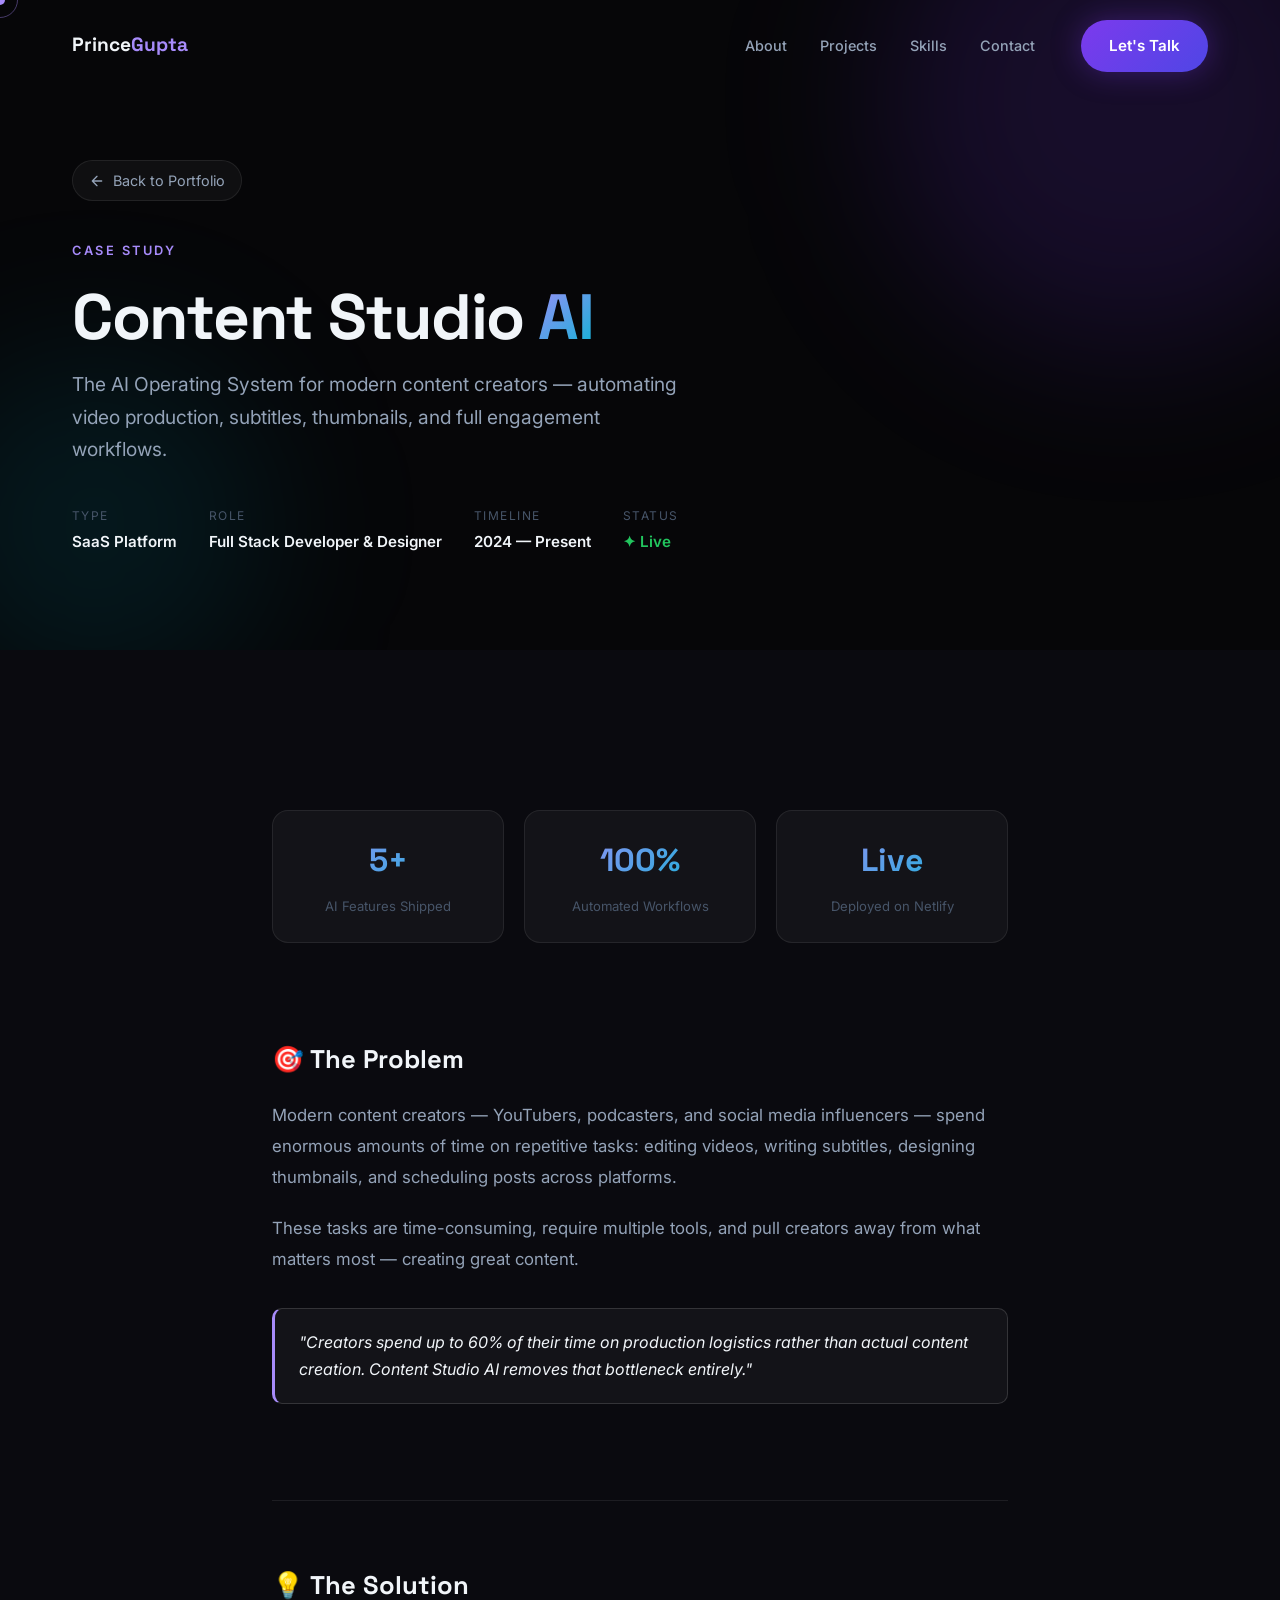
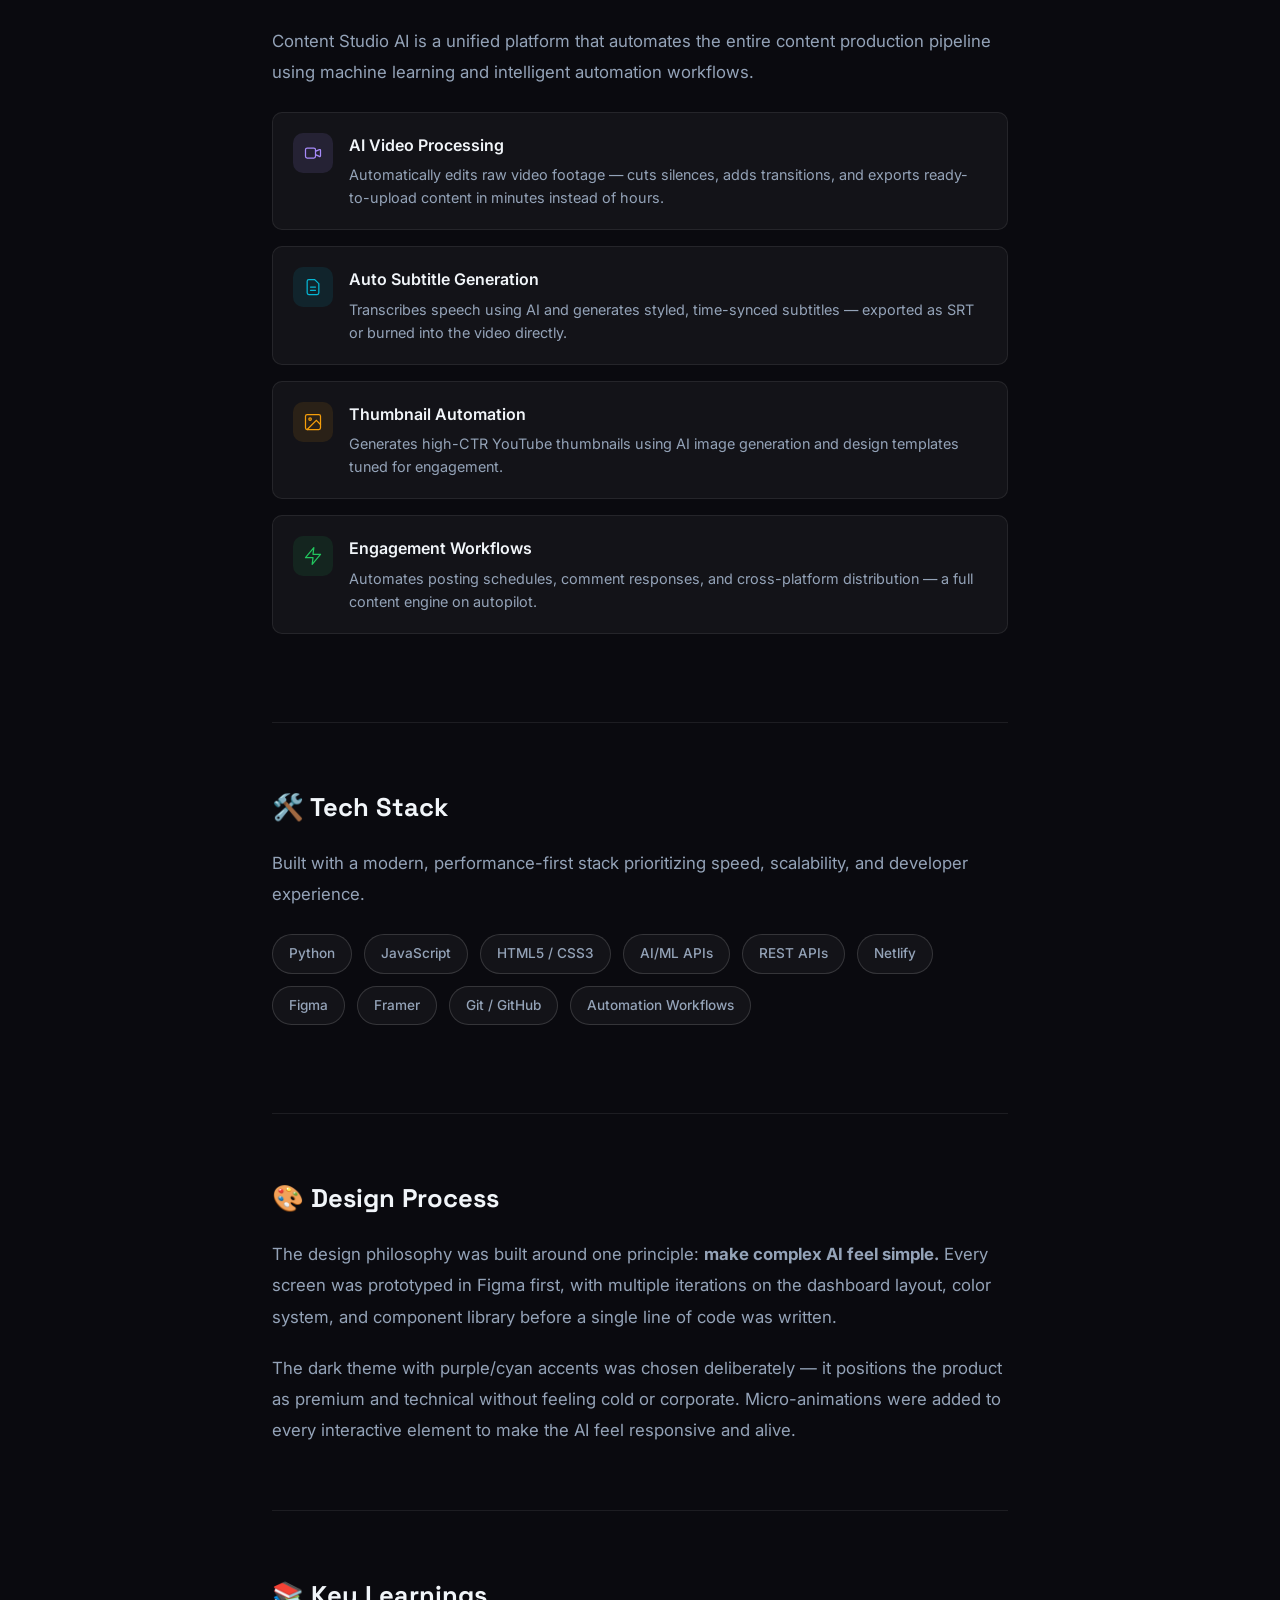
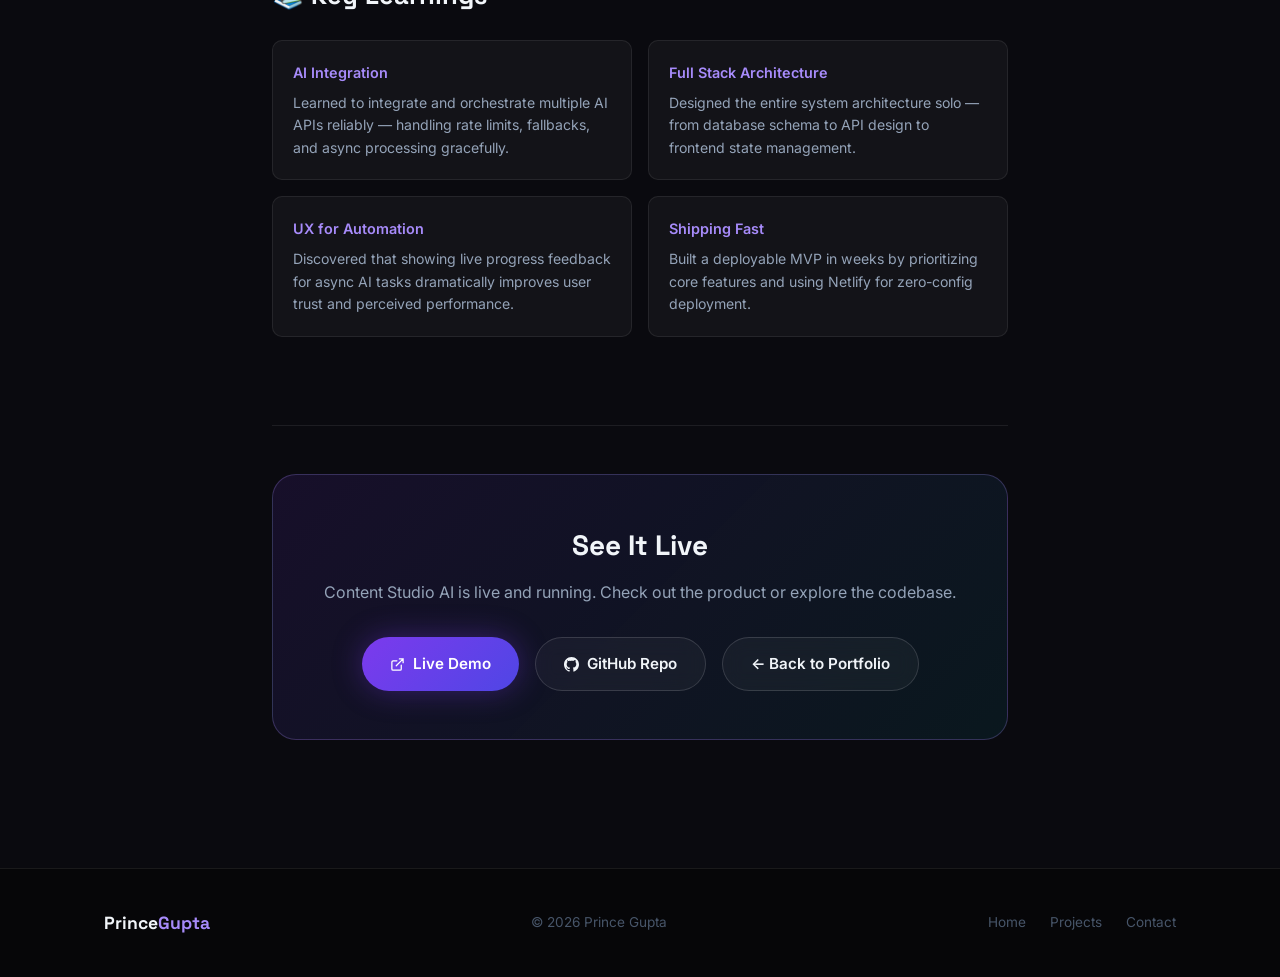
<file: case-study.html>
<!DOCTYPE html>
<html lang="en">

<head>
    <meta charset="UTF-8" />
    <meta name="viewport" content="width=device-width, initial-scale=1.0" />
    <title>Content Studio AI — Case Study | Prince Gupta</title>
    <meta name="description"
        content="Deep dive into Content Studio AI — an AI-powered content automation platform built by Prince Gupta." />
    <link rel="icon" href="favicon.svg" type="image/svg+xml" />
    <link rel="preconnect" href="https://fonts.googleapis.com" />
    <link rel="preconnect" href="https://fonts.gstatic.com" crossorigin />
    <link
        href="https://fonts.googleapis.com/css2?family=Inter:wght@300;400;500;600;700;800;900&family=Space+Grotesk:wght@300;400;500;600;700&display=swap"
        rel="stylesheet" />
    <link rel="stylesheet" href="styles.css" />
    <style>
        .cs-hero {
            padding: 10rem 0 6rem;
            background: var(--bg);
            position: relative;
            overflow: hidden;
        }

        .cs-hero .orb {
            position: absolute;
            border-radius: 50%;
            filter: blur(80px);
            animation: orbFloat 8s ease-in-out infinite;
        }

        .cs-hero .orb-1 {
            width: 500px;
            height: 500px;
            background: rgba(124, 58, 237, 0.15);
            top: -150px;
            right: -100px;
        }

        .cs-hero .orb-2 {
            width: 350px;
            height: 350px;
            background: rgba(6, 182, 212, 0.1);
            bottom: -50px;
            left: -80px;
            animation-delay: -3s;
        }

        @keyframes orbFloat {

            0%,
            100% {
                transform: translate(0, 0)
            }

            50% {
                transform: translate(20px, -20px)
            }
        }

        .back-link {
            display: inline-flex;
            align-items: center;
            gap: 0.5rem;
            color: var(--text-muted);
            font-size: 0.9rem;
            padding: 0.5rem 1rem;
            border-radius: 100px;
            background: var(--surface);
            border: 1px solid var(--border);
            margin-bottom: 2.5rem;
            transition: all 0.2s;
        }

        .back-link:hover {
            color: var(--accent-3);
            border-color: var(--accent-3);
        }

        .cs-meta {
            display: flex;
            flex-wrap: wrap;
            gap: 2rem;
            margin-top: 2.5rem;
            margin-bottom: 0;
        }

        .cs-meta-item {}

        .cs-meta-label {
            font-size: 0.75rem;
            text-transform: uppercase;
            letter-spacing: 0.12em;
            color: var(--text-dim);
            margin-bottom: 0.3rem;
        }

        .cs-meta-value {
            font-size: 0.95rem;
            font-weight: 600;
            color: var(--text);
        }

        .cs-body {
            background: var(--bg-2);
        }

        .cs-content {
            max-width: 800px;
            margin: 0 auto;
        }

        .cs-section {
            padding: 4rem 0;
            border-bottom: 1px solid var(--border);
        }

        .cs-section:last-child {
            border-bottom: none;
        }

        .cs-h2 {
            font-family: var(--font-head);
            font-size: 1.6rem;
            font-weight: 700;
            margin-bottom: 1.25rem;
            color: var(--text);
        }

        .cs-p {
            color: var(--text-muted);
            font-size: 1.05rem;
            line-height: 1.85;
            margin-bottom: 1.25rem;
        }

        .cs-p:last-child {
            margin-bottom: 0;
        }

        .highlight-box {
            background: var(--surface);
            border: 1px solid var(--border-2);
            border-left: 3px solid var(--accent-3);
            border-radius: var(--radius-sm);
            padding: 1.25rem 1.5rem;
            margin: 2rem 0;
        }

        .highlight-box p {
            color: var(--text);
            font-size: 1rem;
            line-height: 1.7;
            margin: 0;
            font-style: italic;
        }

        .cs-stats-row {
            display: grid;
            grid-template-columns: repeat(3, 1fr);
            gap: 1.25rem;
            margin: 2rem 0;
        }

        .cs-stat-card {
            background: var(--surface);
            border: 1px solid var(--border);
            border-radius: var(--radius);
            padding: 1.5rem;
            text-align: center;
            transition: border-color 0.3s;
        }

        .cs-stat-card:hover {
            border-color: var(--border-2);
        }

        .cs-stat-num {
            font-family: var(--font-head);
            font-size: 2rem;
            font-weight: 700;
            background: linear-gradient(135deg, var(--accent-3), var(--accent-2));
            -webkit-background-clip: text;
            -webkit-text-fill-color: transparent;
            background-clip: text;
            display: block;
            margin-bottom: 0.4rem;
        }

        .cs-stat-label {
            font-size: 0.82rem;
            color: var(--text-dim);
        }

        .feature-list {
            display: flex;
            flex-direction: column;
            gap: 1rem;
            margin: 1.5rem 0;
        }

        .feature-item {
            display: flex;
            align-items: flex-start;
            gap: 1rem;
            background: var(--surface);
            border: 1px solid var(--border);
            border-radius: var(--radius-sm);
            padding: 1.25rem;
            transition: border-color 0.25s;
        }

        .feature-item:hover {
            border-color: var(--border-2);
        }

        .feature-icon {
            width: 40px;
            height: 40px;
            border-radius: var(--radius-sm);
            display: flex;
            align-items: center;
            justify-content: center;
            flex-shrink: 0;
        }

        .feature-text h4 {
            font-weight: 600;
            font-size: 1rem;
            margin-bottom: 0.3rem;
        }

        .feature-text p {
            color: var(--text-muted);
            font-size: 0.9rem;
            line-height: 1.6;
            margin: 0;
        }

        .tech-stack-grid {
            display: flex;
            flex-wrap: wrap;
            gap: 0.75rem;
            margin: 1.5rem 0;
        }

        .tech-pill {
            padding: 0.5rem 1rem;
            background: var(--surface);
            border: 1px solid var(--border-2);
            border-radius: 100px;
            font-size: 0.85rem;
            font-weight: 500;
            color: var(--text-muted);
            transition: all 0.2s;
        }

        .tech-pill:hover {
            border-color: var(--accent-3);
            color: var(--accent-3);
        }

        .lessons-grid {
            display: grid;
            grid-template-columns: 1fr 1fr;
            gap: 1rem;
            margin: 1.5rem 0;
        }

        .lesson-card {
            background: var(--surface);
            border: 1px solid var(--border);
            border-radius: var(--radius-sm);
            padding: 1.25rem;
        }

        .lesson-card h4 {
            font-size: 0.9rem;
            font-weight: 600;
            color: var(--accent-3);
            margin-bottom: 0.5rem;
        }

        .lesson-card p {
            font-size: 0.88rem;
            color: var(--text-muted);
            line-height: 1.6;
            margin: 0;
        }

        .cs-cta-box {
            background: linear-gradient(135deg, rgba(124, 58, 237, 0.12), rgba(6, 182, 212, 0.08));
            border: 1px solid rgba(167, 139, 250, 0.25);
            border-radius: var(--radius-lg);
            padding: 3rem 2rem;
            text-align: center;
            margin-top: 3rem;
        }

        .cs-cta-box h3 {
            font-family: var(--font-head);
            font-size: 1.75rem;
            font-weight: 700;
            margin-bottom: 0.75rem;
        }

        .cs-cta-box p {
            color: var(--text-muted);
            margin-bottom: 2rem;
        }

        .cs-cta-btns {
            display: flex;
            gap: 1rem;
            justify-content: center;
            flex-wrap: wrap;
        }

        @media (max-width: 768px) {
            .cs-stat-card {
                padding: 1rem;
            }

            .cs-stats-row {
                grid-template-columns: 1fr 1fr;
            }

            .lessons-grid {
                grid-template-columns: 1fr;
            }

            .cs-meta {
                gap: 1.25rem;
            }
        }

        @media (max-width: 480px) {
            .cs-stats-row {
                grid-template-columns: 1fr;
            }
        }
    </style>
</head>

<body>

    <!-- Cursor -->
    <div class="cursor" id="cursor"></div>
    <div class="cursor-follower" id="cursorFollower"></div>

    <!-- Nav -->
    <nav class="nav" id="nav">
        <div class="nav-container">
            <a href="index.html" class="nav-logo">Prince<span class="accent">Gupta</span></a>
            <ul class="nav-links">
                <li><a href="index.html#about" class="nav-link">About</a></li>
                <li><a href="index.html#projects" class="nav-link">Projects</a></li>
                <li><a href="index.html#skills" class="nav-link">Skills</a></li>
                <li><a href="index.html#contact" class="nav-link">Contact</a></li>
            </ul>
            <a href="index.html#contact" class="btn btn-sm btn-primary">Let's Talk</a>
            <button class="hamburger" id="hamburger"
                aria-label="Toggle menu"><span></span><span></span><span></span></button>
        </div>
    </nav>

    <!-- Mobile Menu -->
    <div class="mobile-menu" id="mobileMenu">
        <ul>
            <li><a href="index.html" class="mobile-link">Home</a></li>
            <li><a href="index.html#projects" class="mobile-link">Projects</a></li>
            <li><a href="index.html#contact" class="mobile-link">Contact</a></li>
        </ul>
    </div>

    <!-- Hero -->
    <div class="cs-hero">
        <div class="orb orb-1"></div>
        <div class="orb orb-2"></div>
        <div class="container" style="position:relative;z-index:1;">
            <a href="index.html" class="back-link">
                <svg width="16" height="16" viewBox="0 0 24 24" fill="none">
                    <path d="M19 12H5M12 5l-7 7 7 7" stroke="currentColor" stroke-width="2" stroke-linecap="round"
                        stroke-linejoin="round" />
                </svg>
                Back to Portfolio
            </a>
            <div class="section-label">Case Study</div>
            <h1 class="hero-headline" style="font-size:clamp(2.2rem,5vw,4rem);margin-bottom:1rem;">
                Content Studio <span class="gradient-text">AI</span>
            </h1>
            <p class="hero-sub" style="max-width:620px;">The AI Operating System for modern content creators —
                automating video production, subtitles, thumbnails, and full engagement workflows.</p>
            <div class="cs-meta">
                <div class="cs-meta-item">
                    <div class="cs-meta-label">Type</div>
                    <div class="cs-meta-value">SaaS Platform</div>
                </div>
                <div class="cs-meta-item">
                    <div class="cs-meta-label">Role</div>
                    <div class="cs-meta-value">Full Stack Developer & Designer</div>
                </div>
                <div class="cs-meta-item">
                    <div class="cs-meta-label">Timeline</div>
                    <div class="cs-meta-value">2024 — Present</div>
                </div>
                <div class="cs-meta-item">
                    <div class="cs-meta-label">Status</div>
                    <div class="cs-meta-value" style="color:#22c55e;">✦ Live</div>
                </div>
            </div>
        </div>
    </div>

    <!-- Body -->
    <div class="cs-body section">
        <div class="container cs-content">

            <!-- Overview stats -->
            <div class="cs-stats-row">
                <div class="cs-stat-card">
                    <span class="cs-stat-num">5+</span>
                    <span class="cs-stat-label">AI Features Shipped</span>
                </div>
                <div class="cs-stat-card">
                    <span class="cs-stat-num">100%</span>
                    <span class="cs-stat-label">Automated Workflows</span>
                </div>
                <div class="cs-stat-card">
                    <span class="cs-stat-num">Live</span>
                    <span class="cs-stat-label">Deployed on Netlify</span>
                </div>
            </div>

            <!-- Problem -->
            <div class="cs-section">
                <h2 class="cs-h2">🎯 The Problem</h2>
                <p class="cs-p">Modern content creators — YouTubers, podcasters, and social media influencers — spend
                    enormous amounts of time on repetitive tasks: editing videos, writing subtitles, designing
                    thumbnails, and scheduling posts across platforms.</p>
                <p class="cs-p">These tasks are time-consuming, require multiple tools, and pull creators away from what
                    matters most — creating great content.</p>
                <div class="highlight-box">
                    <p>"Creators spend up to 60% of their time on production logistics rather than actual content
                        creation. Content Studio AI removes that bottleneck entirely."</p>
                </div>
            </div>

            <!-- Solution -->
            <div class="cs-section">
                <h2 class="cs-h2">💡 The Solution</h2>
                <p class="cs-p">Content Studio AI is a unified platform that automates the entire content production
                    pipeline using machine learning and intelligent automation workflows.</p>
                <div class="feature-list">
                    <div class="feature-item">
                        <div class="feature-icon" style="background:rgba(167,139,250,0.12);">
                            <svg width="20" height="20" viewBox="0 0 24 24" fill="none">
                                <path
                                    d="M15 10l4.553-2.069A1 1 0 0121 8.81v6.38a1 1 0 01-1.447.894L15 14M5 18h8a2 2 0 002-2V8a2 2 0 00-2-2H5a2 2 0 00-2 2v8a2 2 0 002 2z"
                                    stroke="#a78bfa" stroke-width="1.5" stroke-linecap="round" />
                            </svg>
                        </div>
                        <div class="feature-text">
                            <h4>AI Video Processing</h4>
                            <p>Automatically edits raw video footage — cuts silences, adds transitions, and exports
                                ready-to-upload content in minutes instead of hours.</p>
                        </div>
                    </div>
                    <div class="feature-item">
                        <div class="feature-icon" style="background:rgba(6,182,212,0.1);">
                            <svg width="20" height="20" viewBox="0 0 24 24" fill="none">
                                <path d="M9 12h6M9 16h6M17 21H7a2 2 0 01-2-2V5a2 2 0 012-2h7l5 5v11a2 2 0 01-2 2z"
                                    stroke="#06b6d4" stroke-width="1.5" stroke-linecap="round" />
                            </svg>
                        </div>
                        <div class="feature-text">
                            <h4>Auto Subtitle Generation</h4>
                            <p>Transcribes speech using AI and generates styled, time-synced subtitles — exported as SRT
                                or burned into the video directly.</p>
                        </div>
                    </div>
                    <div class="feature-item">
                        <div class="feature-icon" style="background:rgba(245,158,11,0.1);">
                            <svg width="20" height="20" viewBox="0 0 24 24" fill="none">
                                <rect x="3" y="3" width="18" height="18" rx="2" stroke="#f59e0b" stroke-width="1.5" />
                                <circle cx="8.5" cy="8.5" r="1.5" stroke="#f59e0b" stroke-width="1.5" />
                                <path d="M21 15l-5-5L5 21" stroke="#f59e0b" stroke-width="1.5" stroke-linecap="round" />
                            </svg>
                        </div>
                        <div class="feature-text">
                            <h4>Thumbnail Automation</h4>
                            <p>Generates high-CTR YouTube thumbnails using AI image generation and design templates
                                tuned for engagement.</p>
                        </div>
                    </div>
                    <div class="feature-item">
                        <div class="feature-icon" style="background:rgba(34,197,94,0.1);">
                            <svg width="20" height="20" viewBox="0 0 24 24" fill="none">
                                <path d="M13 2L3 14h9l-1 8 10-12h-9l1-8z" stroke="#22c55e" stroke-width="1.5"
                                    stroke-linecap="round" stroke-linejoin="round" />
                            </svg>
                        </div>
                        <div class="feature-text">
                            <h4>Engagement Workflows</h4>
                            <p>Automates posting schedules, comment responses, and cross-platform distribution — a full
                                content engine on autopilot.</p>
                        </div>
                    </div>
                </div>
            </div>

            <!-- Tech Stack -->
            <div class="cs-section">
                <h2 class="cs-h2">🛠️ Tech Stack</h2>
                <p class="cs-p">Built with a modern, performance-first stack prioritizing speed, scalability, and
                    developer experience.</p>
                <div class="tech-stack-grid">
                    <span class="tech-pill">Python</span>
                    <span class="tech-pill">JavaScript</span>
                    <span class="tech-pill">HTML5 / CSS3</span>
                    <span class="tech-pill">AI/ML APIs</span>
                    <span class="tech-pill">REST APIs</span>
                    <span class="tech-pill">Netlify</span>
                    <span class="tech-pill">Figma</span>
                    <span class="tech-pill">Framer</span>
                    <span class="tech-pill">Git / GitHub</span>
                    <span class="tech-pill">Automation Workflows</span>
                </div>
            </div>

            <!-- Design -->
            <div class="cs-section">
                <h2 class="cs-h2">🎨 Design Process</h2>
                <p class="cs-p">The design philosophy was built around one principle: <strong>make complex AI feel
                        simple.</strong> Every screen was prototyped in Figma first, with multiple iterations on the
                    dashboard layout, color system, and component library before a single line of code was written.</p>
                <p class="cs-p">The dark theme with purple/cyan accents was chosen deliberately — it positions the
                    product as premium and technical without feeling cold or corporate. Micro-animations were added to
                    every interactive element to make the AI feel responsive and alive.</p>
            </div>

            <!-- Lessons -->
            <div class="cs-section">
                <h2 class="cs-h2">📚 Key Learnings</h2>
                <div class="lessons-grid">
                    <div class="lesson-card">
                        <h4>AI Integration</h4>
                        <p>Learned to integrate and orchestrate multiple AI APIs reliably — handling rate limits,
                            fallbacks, and async processing gracefully.</p>
                    </div>
                    <div class="lesson-card">
                        <h4>Full Stack Architecture</h4>
                        <p>Designed the entire system architecture solo — from database schema to API design to frontend
                            state management.</p>
                    </div>
                    <div class="lesson-card">
                        <h4>UX for Automation</h4>
                        <p>Discovered that showing live progress feedback for async AI tasks dramatically improves user
                            trust and perceived performance.</p>
                    </div>
                    <div class="lesson-card">
                        <h4>Shipping Fast</h4>
                        <p>Built a deployable MVP in weeks by prioritizing core features and using Netlify for
                            zero-config deployment.</p>
                    </div>
                </div>
            </div>

            <!-- CTA -->
            <div class="cs-cta-box">
                <h3>See It Live</h3>
                <p>Content Studio AI is live and running. Check out the product or explore the codebase.</p>
                <div class="cs-cta-btns">
                    <a href="https://contentstudioai.netlify.app" target="_blank" rel="noopener"
                        class="btn btn-primary">
                        <svg width="15" height="15" viewBox="0 0 24 24" fill="none">
                            <path d="M18 13v6a2 2 0 01-2 2H5a2 2 0 01-2-2V8a2 2 0 012-2h6" stroke="currentColor"
                                stroke-width="2" stroke-linecap="round" />
                            <path d="M15 3h6v6M10 14L21 3" stroke="currentColor" stroke-width="2"
                                stroke-linecap="round" />
                        </svg>
                        <span>Live Demo</span>
                    </a>
                    <a href="https://github.com/Princeg0210/ContentStudioAiF" target="_blank" rel="noopener"
                        class="btn btn-ghost">
                        <svg width="15" height="15" viewBox="0 0 24 24" fill="currentColor">
                            <path
                                d="M12 0C5.37 0 0 5.37 0 12c0 5.3 3.44 9.8 8.2 11.38.6.1.82-.26.82-.58v-2.03c-3.34.72-4.04-1.61-4.04-1.61-.55-1.38-1.33-1.75-1.33-1.75-1.09-.74.08-.73.08-.73 1.2.08 1.84 1.24 1.84 1.24 1.07 1.83 2.8 1.3 3.49 1 .1-.78.42-1.31.76-1.61-2.67-.3-5.47-1.33-5.47-5.93 0-1.31.47-2.38 1.24-3.22-.14-.3-.54-1.52.1-3.18 0 0 1-.32 3.3 1.23a11.5 11.5 0 013-.4c1.02 0 2.04.14 3 .4 2.28-1.55 3.29-1.23 3.29-1.23.64 1.66.24 2.88.12 3.18.77.84 1.23 1.91 1.23 3.22 0 4.61-2.8 5.63-5.48 5.92.43.37.81 1.1.81 2.22v3.29c0 .32.22.69.82.57C20.56 21.8 24 17.3 24 12c0-6.63-5.37-12-12-12z" />
                        </svg>
                        GitHub Repo
                    </a>
                    <a href="index.html" class="btn btn-ghost">← Back to Portfolio</a>
                </div>
            </div>

        </div>
    </div>

    <!-- Footer -->
    <footer class="footer">
        <div class="container">
            <div class="footer-inner">
                <p class="footer-brand">Prince<span class="accent">Gupta</span></p>
                <p class="footer-copy">© 2026 Prince Gupta</p>
                <div class="footer-links">
                    <a href="index.html">Home</a>
                    <a href="index.html#projects">Projects</a>
                    <a href="index.html#contact">Contact</a>
                </div>
            </div>
        </div>
    </footer>

    <script>
        // Cursor
        const cursor = document.getElementById('cursor');
        const follower = document.getElementById('cursorFollower');
        let mouseX = 0, mouseY = 0, fx = 0, fy = 0;
        document.addEventListener('mousemove', e => {
            mouseX = e.clientX; mouseY = e.clientY;
            cursor.style.transform = `translate(${e.clientX}px,${e.clientY}px)`;
        }, { passive: true });
        (function loop() { fx += (mouseX - fx) * 0.1; fy += (mouseY - fy) * 0.1; follower.style.transform = `translate(${fx}px,${fy}px)`; requestAnimationFrame(loop); })();
        // Nav scroll
        const nav = document.getElementById('nav');
        window.addEventListener('scroll', () => nav.classList.toggle('scrolled', scrollY > 50), { passive: true });
        // Hamburger
        const hb = document.getElementById('hamburger'), mm = document.getElementById('mobileMenu');
        hb.addEventListener('click', () => { hb.classList.toggle('open'); mm.classList.toggle('open'); });
        // Scroll reveal
        const io = new IntersectionObserver(entries => entries.forEach(e => { if (e.isIntersecting) { e.target.classList.add('visible'); io.unobserve(e.target); } }), { threshold: 0.1 });
        document.querySelectorAll('.cs-section, .cs-stats-row, .cs-cta-box, .back-link, .hero-headline, .hero-sub, .cs-meta').forEach(el => {
            el.classList.add('reveal-up'); io.observe(el);
        });
    </script>
</body>

</html>
</file>
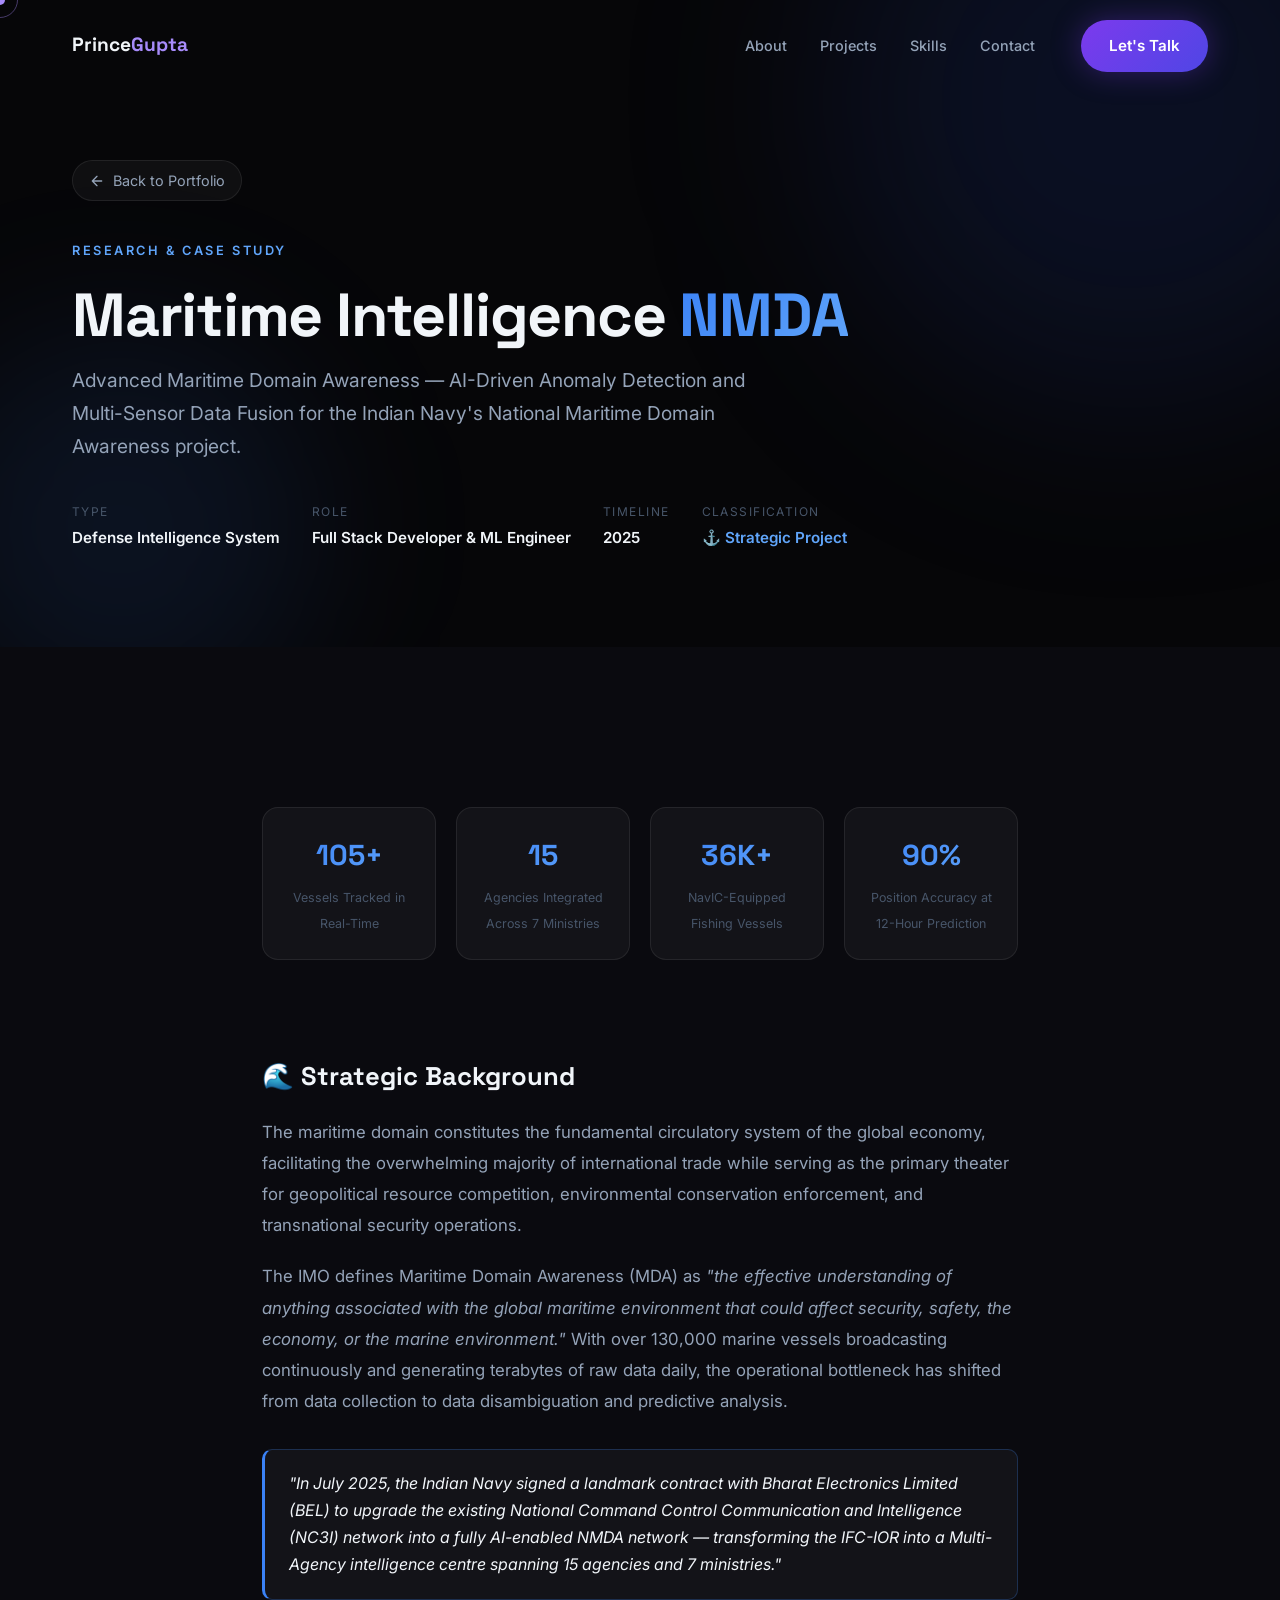
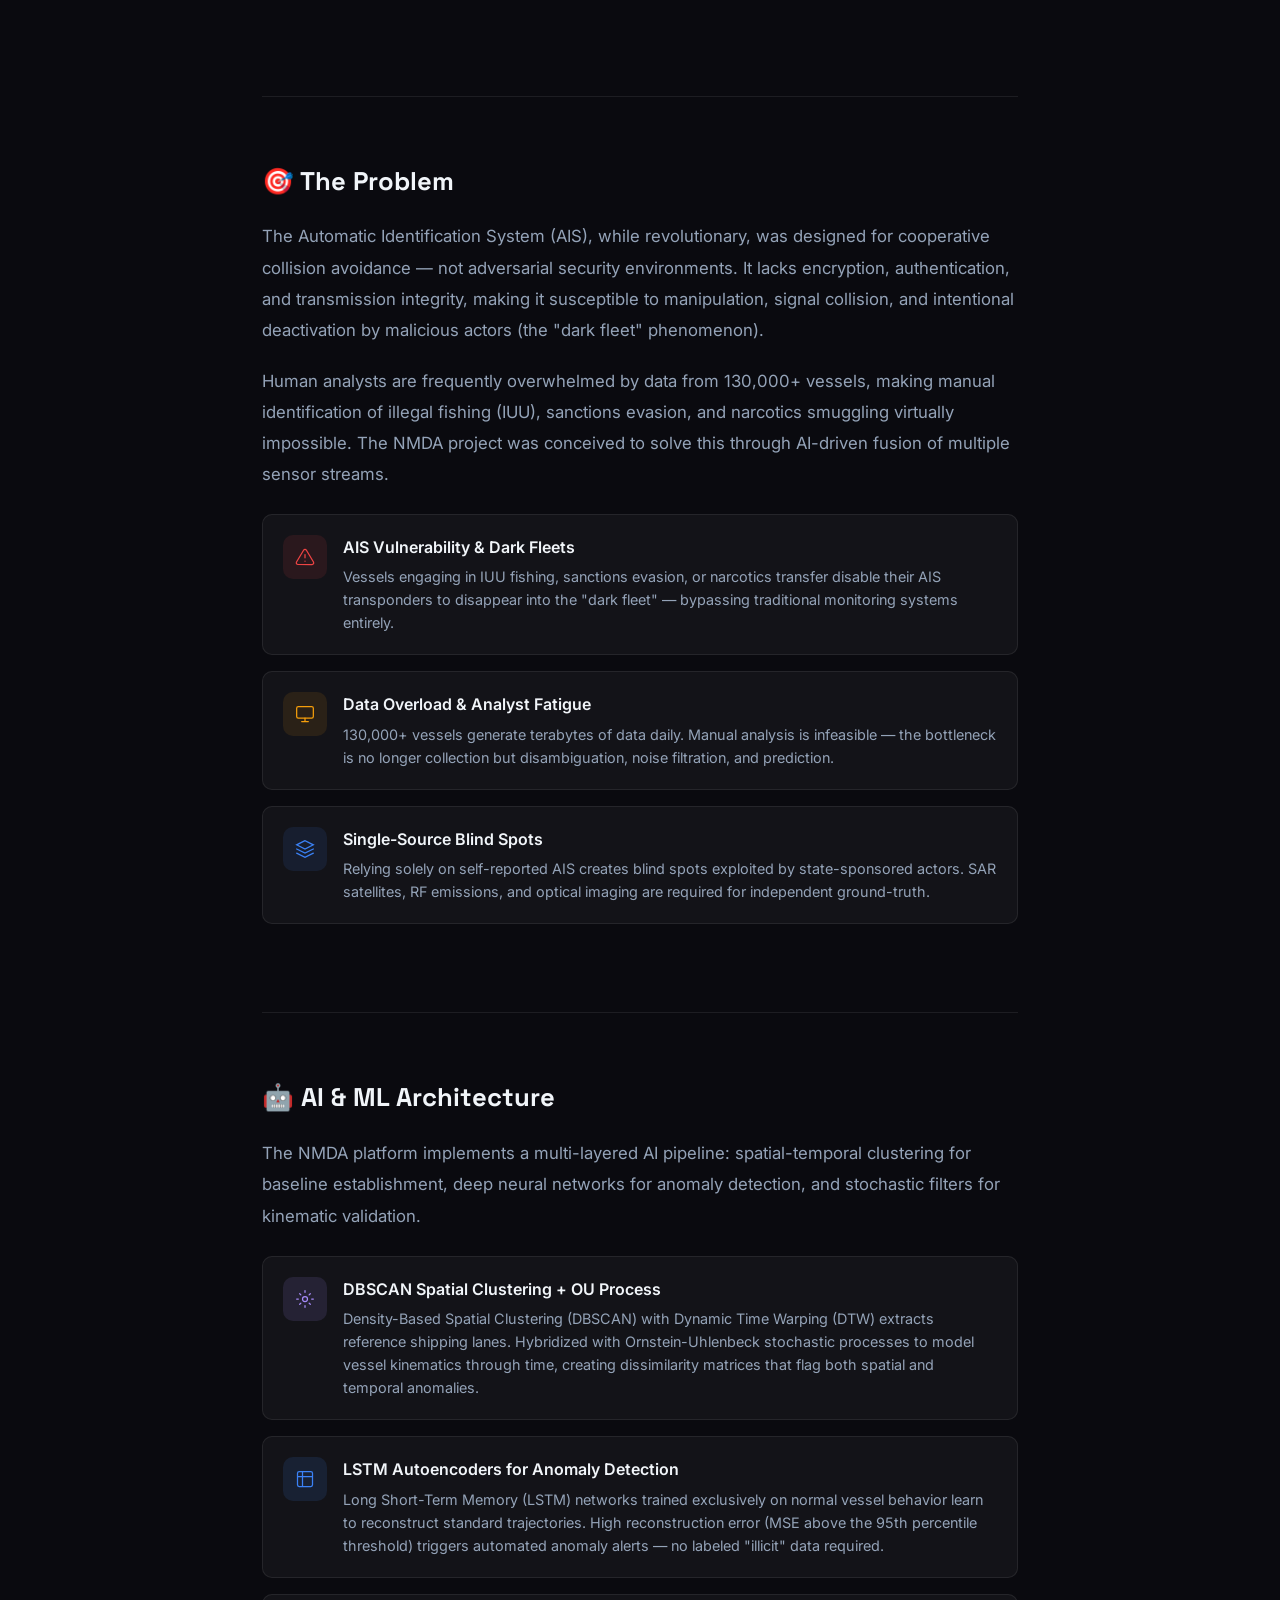
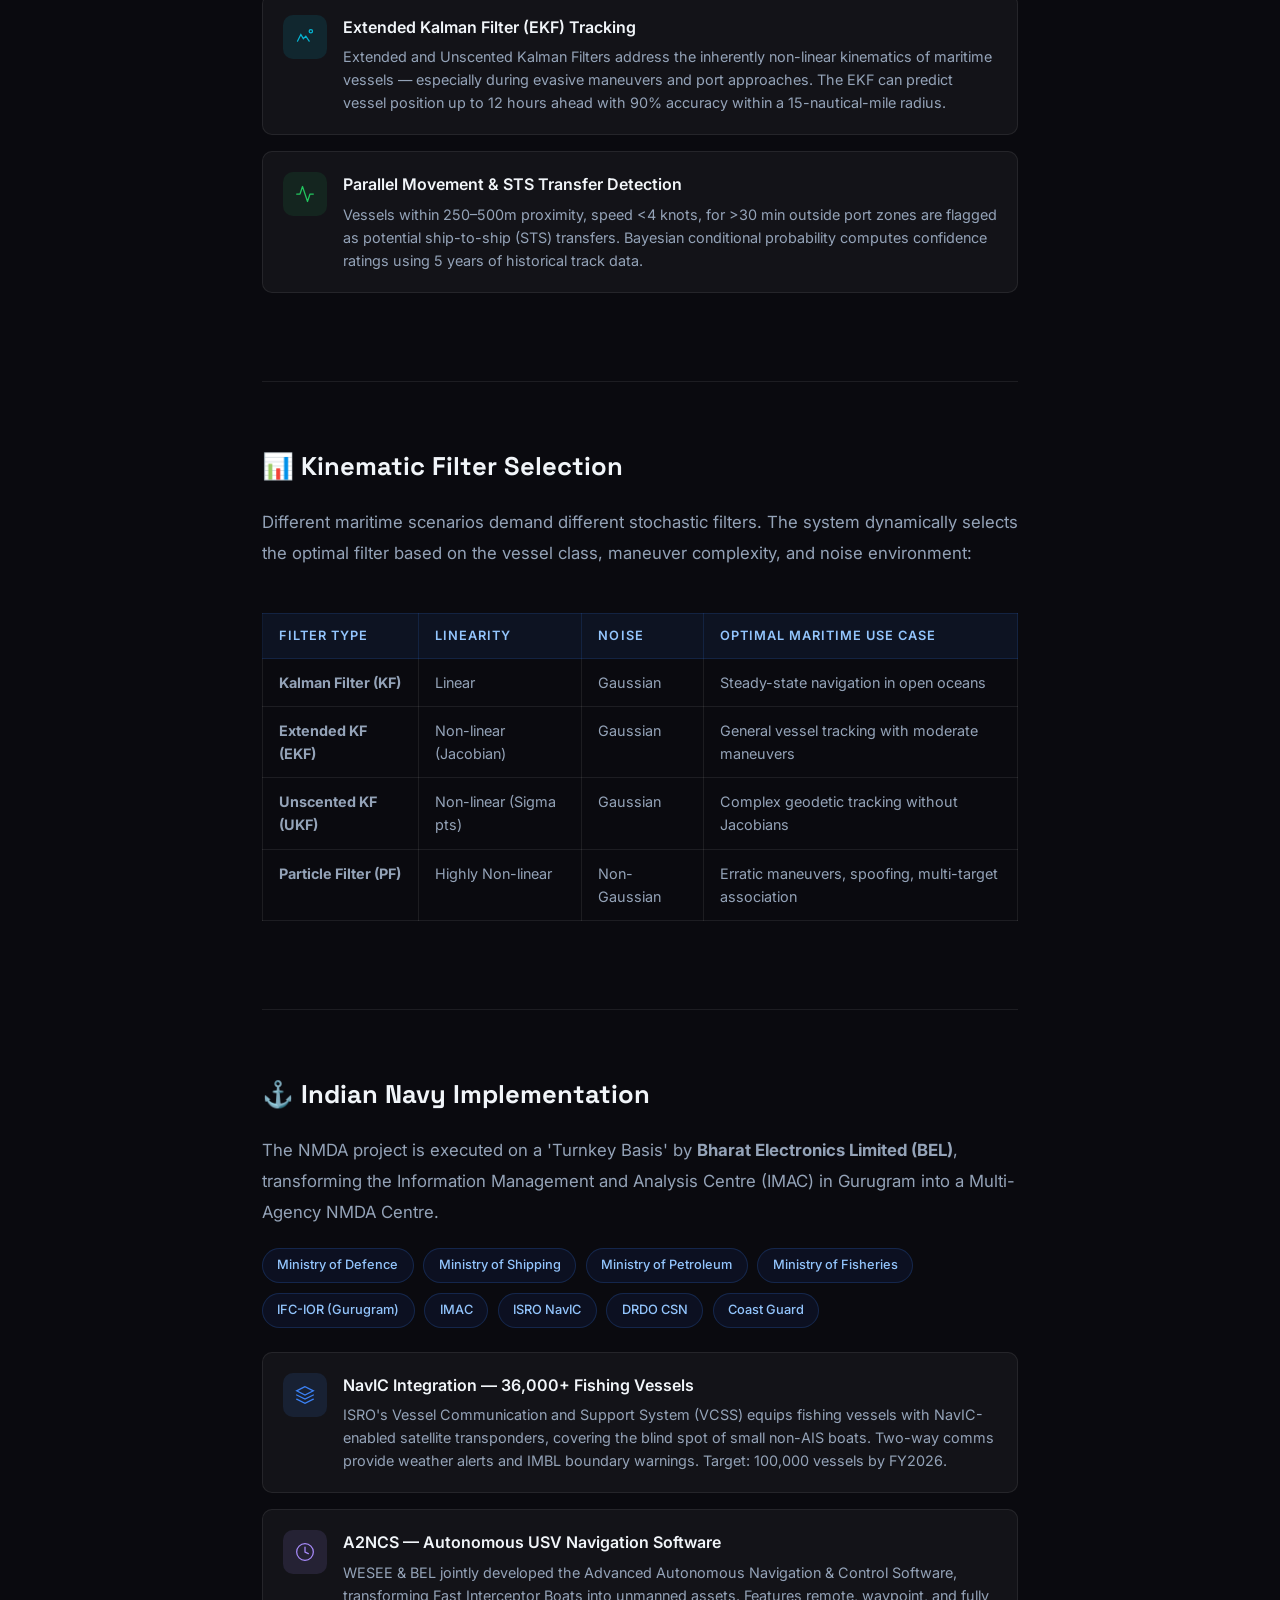
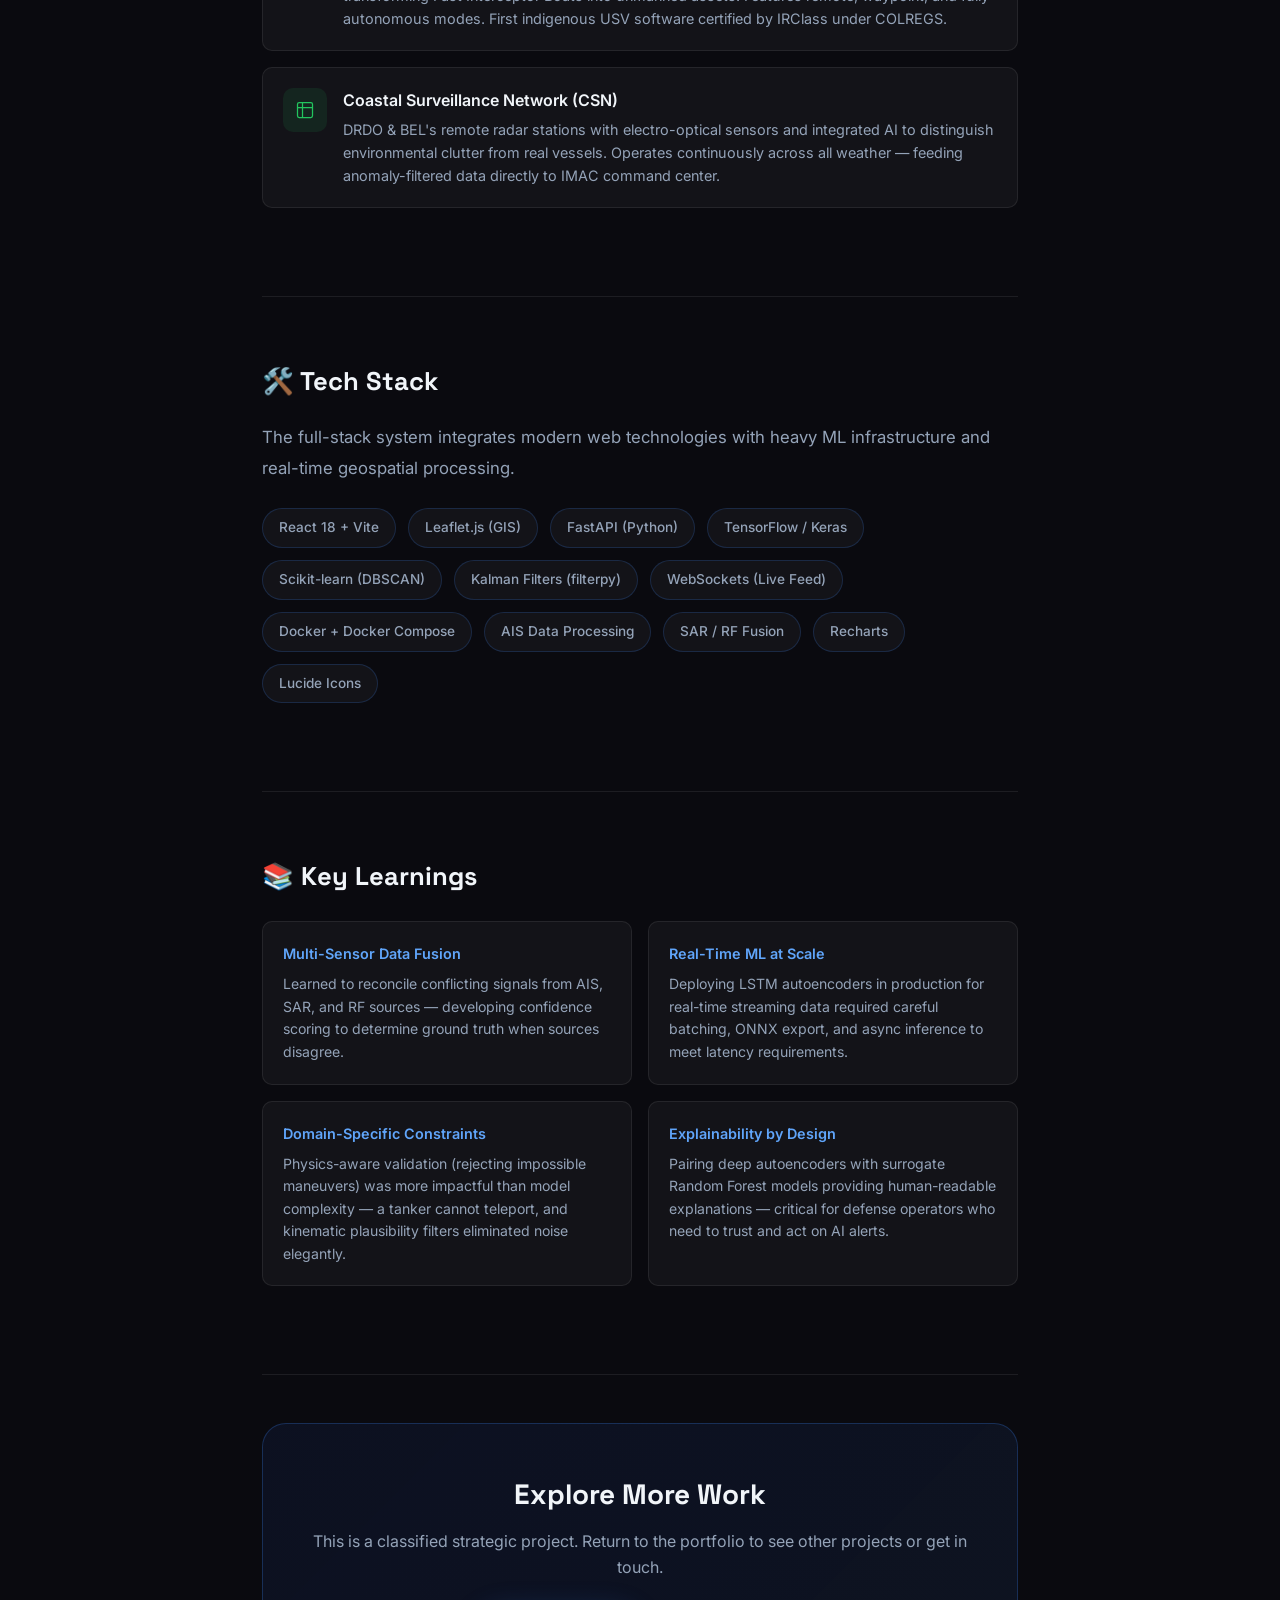
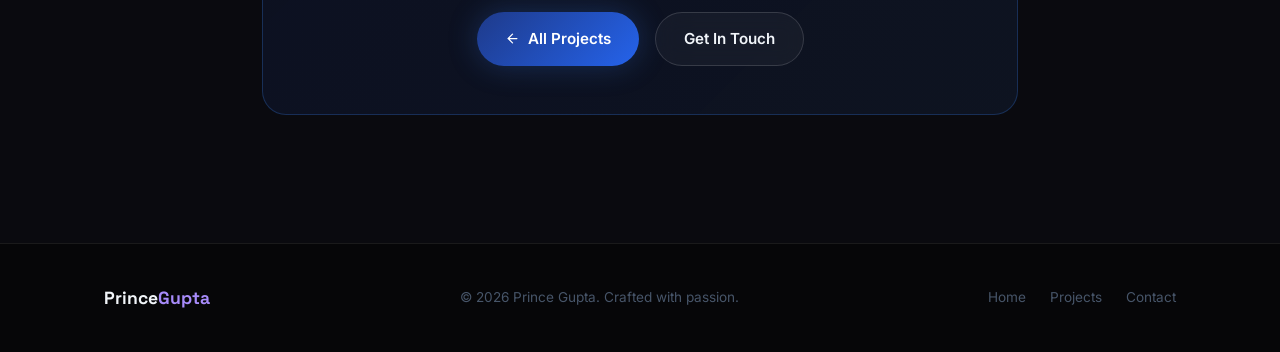
<file: nmda-case-study.html>
<!DOCTYPE html>
<html lang="en">

<head>
    <meta charset="UTF-8" />
    <meta name="viewport" content="width=device-width, initial-scale=1.0" />
    <title>Indian Navy NMDA — Case Study | Prince Gupta</title>
    <meta name="description"
        content="Deep dive into the National Maritime Domain Awareness (NMDA) system — an AI-driven maritime surveillance platform built for the Indian Navy." />
    <link rel="icon" href="favicon.svg" type="image/svg+xml" />
    <link rel="preconnect" href="https://fonts.googleapis.com" />
    <link rel="preconnect" href="https://fonts.gstatic.com" crossorigin />
    <link
        href="https://fonts.googleapis.com/css2?family=Inter:wght@300;400;500;600;700;800;900&family=Space+Grotesk:wght@300;400;500;600;700&display=swap"
        rel="stylesheet" />
    <link rel="stylesheet" href="styles.css" />
    <style>
        :root {
            --navy: #1e3a8a;
            --navy-light: #3b82f6;
            --navy-glow: rgba(59, 130, 246, 0.25);
        }

        .cs-hero {
            padding: 10rem 0 6rem;
            background: var(--bg);
            position: relative;
            overflow: hidden;
        }

        .cs-hero .orb-navy-1 {
            position: absolute;
            width: 600px;
            height: 600px;
            border-radius: 50%;
            filter: blur(100px);
            background: rgba(30, 58, 138, 0.2);
            top: -200px;
            right: -150px;
            animation: orbFloat 10s ease-in-out infinite;
        }

        .cs-hero .orb-navy-2 {
            position: absolute;
            width: 400px;
            height: 400px;
            border-radius: 50%;
            filter: blur(80px);
            background: rgba(59, 130, 246, 0.1);
            bottom: -80px;
            left: -80px;
            animation: orbFloat 10s ease-in-out infinite;
            animation-delay: -4s;
        }

        @keyframes orbFloat {
            0%, 100% { transform: translate(0, 0); }
            50% { transform: translate(20px, -20px); }
        }

        .back-link {
            display: inline-flex;
            align-items: center;
            gap: 0.5rem;
            color: var(--text-muted);
            font-size: 0.9rem;
            padding: 0.5rem 1rem;
            border-radius: 100px;
            background: var(--surface);
            border: 1px solid var(--border);
            margin-bottom: 2.5rem;
            transition: all 0.2s;
        }

        .back-link:hover {
            color: var(--navy-light);
            border-color: var(--navy-light);
        }

        .cs-meta {
            display: flex;
            flex-wrap: wrap;
            gap: 2rem;
            margin-top: 2.5rem;
        }

        .cs-meta-label {
            font-size: 0.75rem;
            text-transform: uppercase;
            letter-spacing: 0.12em;
            color: var(--text-dim);
            margin-bottom: 0.3rem;
        }

        .cs-meta-value {
            font-size: 0.95rem;
            font-weight: 600;
            color: var(--text);
        }

        .cs-body {
            background: var(--bg-2);
        }

        .cs-content {
            max-width: 820px;
            margin: 0 auto;
        }

        .cs-section {
            padding: 4rem 0;
            border-bottom: 1px solid var(--border);
        }

        .cs-section:last-child {
            border-bottom: none;
        }

        .cs-h2 {
            font-family: var(--font-head);
            font-size: 1.6rem;
            font-weight: 700;
            margin-bottom: 1.25rem;
            color: var(--text);
        }

        .cs-p {
            color: var(--text-muted);
            font-size: 1.05rem;
            line-height: 1.85;
            margin-bottom: 1.25rem;
        }

        .cs-p:last-child { margin-bottom: 0; }

        .highlight-box {
            background: var(--surface);
            border: 1px solid rgba(59, 130, 246, 0.25);
            border-left: 3px solid var(--navy-light);
            border-radius: var(--radius-sm);
            padding: 1.25rem 1.5rem;
            margin: 2rem 0;
        }

        .highlight-box p {
            color: var(--text);
            font-size: 1rem;
            line-height: 1.7;
            margin: 0;
            font-style: italic;
        }

        /* Stats row */
        .cs-stats-row {
            display: grid;
            grid-template-columns: repeat(4, 1fr);
            gap: 1.25rem;
            margin: 2rem 0;
        }

        .cs-stat-card {
            background: var(--surface);
            border: 1px solid var(--border);
            border-radius: var(--radius);
            padding: 1.5rem;
            text-align: center;
            transition: border-color 0.3s, box-shadow 0.3s;
        }

        .cs-stat-card:hover {
            border-color: rgba(59, 130, 246, 0.4);
            box-shadow: 0 0 20px rgba(59, 130, 246, 0.08);
        }

        .cs-stat-num {
            font-family: var(--font-head);
            font-size: 1.8rem;
            font-weight: 700;
            background: linear-gradient(135deg, var(--navy-light), #60a5fa);
            -webkit-background-clip: text;
            -webkit-text-fill-color: transparent;
            background-clip: text;
            display: block;
            margin-bottom: 0.4rem;
        }

        .cs-stat-label {
            font-size: 0.78rem;
            color: var(--text-dim);
            line-height: 1.4;
        }

        /* Feature list */
        .feature-list {
            display: flex;
            flex-direction: column;
            gap: 1rem;
            margin: 1.5rem 0;
        }

        .feature-item {
            display: flex;
            align-items: flex-start;
            gap: 1rem;
            background: var(--surface);
            border: 1px solid var(--border);
            border-radius: var(--radius-sm);
            padding: 1.25rem;
            transition: border-color 0.25s;
        }

        .feature-item:hover { border-color: rgba(59, 130, 246, 0.3); }

        .feature-icon {
            width: 44px;
            height: 44px;
            border-radius: var(--radius-sm);
            display: flex;
            align-items: center;
            justify-content: center;
            flex-shrink: 0;
        }

        .feature-text h4 {
            font-weight: 600;
            font-size: 1rem;
            margin-bottom: 0.3rem;
        }

        .feature-text p {
            color: var(--text-muted);
            font-size: 0.9rem;
            line-height: 1.6;
            margin: 0;
        }

        /* Tech stack */
        .tech-stack-grid {
            display: flex;
            flex-wrap: wrap;
            gap: 0.75rem;
            margin: 1.5rem 0;
        }

        .tech-pill {
            padding: 0.5rem 1rem;
            background: var(--surface);
            border: 1px solid rgba(59, 130, 246, 0.2);
            border-radius: 100px;
            font-size: 0.85rem;
            font-weight: 500;
            color: var(--text-muted);
            transition: all 0.2s;
        }

        .tech-pill:hover {
            border-color: var(--navy-light);
            color: var(--navy-light);
        }

        /* Architecture table */
        .arch-table {
            width: 100%;
            border-collapse: collapse;
            margin: 1.5rem 0;
            font-size: 0.9rem;
        }

        .arch-table th {
            background: rgba(59, 130, 246, 0.08);
            border: 1px solid rgba(59, 130, 246, 0.15);
            padding: 0.75rem 1rem;
            text-align: left;
            font-weight: 600;
            color: #93c5fd;
            font-size: 0.8rem;
            text-transform: uppercase;
            letter-spacing: 0.08em;
        }

        .arch-table td {
            border: 1px solid var(--border);
            padding: 0.75rem 1rem;
            color: var(--text-muted);
            vertical-align: top;
        }

        .arch-table tr:hover td {
            background: rgba(59, 130, 246, 0.03);
        }

        /* Lessons grid */
        .lessons-grid {
            display: grid;
            grid-template-columns: 1fr 1fr;
            gap: 1rem;
            margin: 1.5rem 0;
        }

        .lesson-card {
            background: var(--surface);
            border: 1px solid var(--border);
            border-radius: var(--radius-sm);
            padding: 1.25rem;
        }

        .lesson-card h4 {
            font-size: 0.9rem;
            font-weight: 600;
            color: #60a5fa;
            margin-bottom: 0.5rem;
        }

        .lesson-card p {
            font-size: 0.88rem;
            color: var(--text-muted);
            line-height: 1.6;
            margin: 0;
        }

        /* Agency badges */
        .agency-grid {
            display: flex;
            flex-wrap: wrap;
            gap: 0.6rem;
            margin: 1.25rem 0;
        }

        .agency-badge {
            padding: 0.4rem 0.9rem;
            background: rgba(30, 58, 138, 0.15);
            border: 1px solid rgba(59, 130, 246, 0.2);
            border-radius: 100px;
            font-size: 0.8rem;
            color: #93c5fd;
            font-weight: 500;
        }

        /* CTA */
        .cs-cta-box {
            background: linear-gradient(135deg, rgba(30, 58, 138, 0.15), rgba(59, 130, 246, 0.08));
            border: 1px solid rgba(59, 130, 246, 0.25);
            border-radius: var(--radius-lg);
            padding: 3rem 2rem;
            text-align: center;
            margin-top: 3rem;
        }

        .cs-cta-box h3 {
            font-family: var(--font-head);
            font-size: 1.75rem;
            font-weight: 700;
            margin-bottom: 0.75rem;
        }

        .cs-cta-box p {
            color: var(--text-muted);
            margin-bottom: 2rem;
        }

        .cs-cta-btns {
            display: flex;
            gap: 1rem;
            justify-content: center;
            flex-wrap: wrap;
        }

        .btn-navy {
            background: linear-gradient(135deg, #1e3a8a, #2563eb);
            color: #fff;
            box-shadow: 0 0 30px rgba(59, 130, 246, 0.25);
        }

        .btn-navy:hover {
            box-shadow: 0 0 50px rgba(59, 130, 246, 0.4);
            transform: translateY(-2px);
        }

        @media (max-width: 768px) {
            .cs-stats-row { grid-template-columns: 1fr 1fr; }
            .lessons-grid { grid-template-columns: 1fr; }
            .cs-meta { gap: 1.25rem; }
            .arch-table { font-size: 0.78rem; }
            .arch-table th, .arch-table td { padding: 0.5rem 0.7rem; }
        }

        @media (max-width: 480px) {
            .cs-stats-row { grid-template-columns: 1fr 1fr; }
        }
    </style>
</head>

<body>

    <!-- Cursor -->
    <div class="cursor" id="cursor"></div>
    <div class="cursor-follower" id="cursorFollower"></div>

    <!-- Nav -->
    <nav class="nav" id="nav">
        <div class="nav-container">
            <a href="index.html" class="nav-logo">Prince<span class="accent">Gupta</span></a>
            <ul class="nav-links">
                <li><a href="index.html#about" class="nav-link">About</a></li>
                <li><a href="index.html#projects" class="nav-link">Projects</a></li>
                <li><a href="index.html#skills" class="nav-link">Skills</a></li>
                <li><a href="index.html#contact" class="nav-link">Contact</a></li>
            </ul>
            <a href="index.html#contact" class="btn btn-sm btn-primary">Let's Talk</a>
            <button class="hamburger" id="hamburger" aria-label="Toggle menu"><span></span><span></span><span></span></button>
        </div>
    </nav>

    <!-- Mobile Menu -->
    <div class="mobile-menu" id="mobileMenu">
        <ul>
            <li><a href="index.html" class="mobile-link">Home</a></li>
            <li><a href="index.html#projects" class="mobile-link">Projects</a></li>
            <li><a href="index.html#contact" class="mobile-link">Contact</a></li>
        </ul>
    </div>

    <!-- Hero -->
    <div class="cs-hero">
        <div class="orb-navy-1"></div>
        <div class="orb-navy-2"></div>
        <div class="container" style="position:relative;z-index:1;">
            <a href="index.html" class="back-link">
                <svg width="16" height="16" viewBox="0 0 24 24" fill="none">
                    <path d="M19 12H5M12 5l-7 7 7 7" stroke="currentColor" stroke-width="2" stroke-linecap="round"
                        stroke-linejoin="round" />
                </svg>
                Back to Portfolio
            </a>
            <div class="section-label" style="color: #60a5fa;">Research & Case Study</div>
            <h1 class="hero-headline" style="font-size:clamp(2rem,5vw,3.8rem);margin-bottom:1rem;">
                Maritime Intelligence <span style="background: linear-gradient(135deg, #3b82f6, #60a5fa); -webkit-background-clip: text; -webkit-text-fill-color: transparent; background-clip: text;">NMDA</span>
            </h1>
            <p class="hero-sub" style="max-width:680px;">Advanced Maritime Domain Awareness — AI-Driven Anomaly Detection and Multi-Sensor Data Fusion for the Indian Navy's National Maritime Domain Awareness project.</p>
            <div class="cs-meta">
                <div class="cs-meta-item">
                    <div class="cs-meta-label">Type</div>
                    <div class="cs-meta-value">Defense Intelligence System</div>
                </div>
                <div class="cs-meta-item">
                    <div class="cs-meta-label">Role</div>
                    <div class="cs-meta-value">Full Stack Developer & ML Engineer</div>
                </div>
                <div class="cs-meta-item">
                    <div class="cs-meta-label">Timeline</div>
                    <div class="cs-meta-value">2025</div>
                </div>
                <div class="cs-meta-item">
                    <div class="cs-meta-label">Classification</div>
                    <div class="cs-meta-value" style="color:#60a5fa;">⚓ Strategic Project</div>
                </div>
            </div>
        </div>
    </div>

    <!-- Body -->
    <div class="cs-body section">
        <div class="container cs-content">

            <!-- Overview stats -->
            <div class="cs-stats-row">
                <div class="cs-stat-card">
                    <span class="cs-stat-num">105+</span>
                    <span class="cs-stat-label">Vessels Tracked in Real-Time</span>
                </div>
                <div class="cs-stat-card">
                    <span class="cs-stat-num">15</span>
                    <span class="cs-stat-label">Agencies Integrated Across 7 Ministries</span>
                </div>
                <div class="cs-stat-card">
                    <span class="cs-stat-num">36K+</span>
                    <span class="cs-stat-label">NavIC-Equipped Fishing Vessels</span>
                </div>
                <div class="cs-stat-card">
                    <span class="cs-stat-num">90%</span>
                    <span class="cs-stat-label">Position Accuracy at 12-Hour Prediction</span>
                </div>
            </div>

            <!-- Background -->
            <div class="cs-section">
                <h2 class="cs-h2">🌊 Strategic Background</h2>
                <p class="cs-p">The maritime domain constitutes the fundamental circulatory system of the global economy, facilitating the overwhelming majority of international trade while serving as the primary theater for geopolitical resource competition, environmental conservation enforcement, and transnational security operations.</p>
                <p class="cs-p">The IMO defines Maritime Domain Awareness (MDA) as <em>"the effective understanding of anything associated with the global maritime environment that could affect security, safety, the economy, or the marine environment."</em> With over 130,000 marine vessels broadcasting continuously and generating terabytes of raw data daily, the operational bottleneck has shifted from data collection to data disambiguation and predictive analysis.</p>
                <div class="highlight-box">
                    <p>"In July 2025, the Indian Navy signed a landmark contract with Bharat Electronics Limited (BEL) to upgrade the existing National Command Control Communication and Intelligence (NC3I) network into a fully AI-enabled NMDA network — transforming the IFC-IOR into a Multi-Agency intelligence centre spanning 15 agencies and 7 ministries."</p>
                </div>
            </div>

            <!-- The Problem -->
            <div class="cs-section">
                <h2 class="cs-h2">🎯 The Problem</h2>
                <p class="cs-p">The Automatic Identification System (AIS), while revolutionary, was designed for cooperative collision avoidance — not adversarial security environments. It lacks encryption, authentication, and transmission integrity, making it susceptible to manipulation, signal collision, and intentional deactivation by malicious actors (the "dark fleet" phenomenon).</p>
                <p class="cs-p">Human analysts are frequently overwhelmed by data from 130,000+ vessels, making manual identification of illegal fishing (IUU), sanctions evasion, and narcotics smuggling virtually impossible. The NMDA project was conceived to solve this through AI-driven fusion of multiple sensor streams.</p>
                <div class="feature-list">
                    <div class="feature-item">
                        <div class="feature-icon" style="background:rgba(239,68,68,0.1);">
                            <svg width="20" height="20" viewBox="0 0 24 24" fill="none">
                                <path d="M12 9v4M12 17h.01M10.29 3.86L1.82 18a2 2 0 001.71 3h16.94a2 2 0 001.71-3L13.71 3.86a2 2 0 00-3.42 0z" stroke="#ef4444" stroke-width="1.5" stroke-linecap="round"/>
                            </svg>
                        </div>
                        <div class="feature-text">
                            <h4>AIS Vulnerability & Dark Fleets</h4>
                            <p>Vessels engaging in IUU fishing, sanctions evasion, or narcotics transfer disable their AIS transponders to disappear into the "dark fleet" — bypassing traditional monitoring systems entirely.</p>
                        </div>
                    </div>
                    <div class="feature-item">
                        <div class="feature-icon" style="background:rgba(245,158,11,0.1);">
                            <svg width="20" height="20" viewBox="0 0 24 24" fill="none">
                                <rect x="2" y="3" width="20" height="14" rx="2" stroke="#f59e0b" stroke-width="1.5"/>
                                <path d="M8 21h8M12 17v4" stroke="#f59e0b" stroke-width="1.5" stroke-linecap="round"/>
                            </svg>
                        </div>
                        <div class="feature-text">
                            <h4>Data Overload & Analyst Fatigue</h4>
                            <p>130,000+ vessels generate terabytes of data daily. Manual analysis is infeasible — the bottleneck is no longer collection but disambiguation, noise filtration, and prediction.</p>
                        </div>
                    </div>
                    <div class="feature-item">
                        <div class="feature-icon" style="background:rgba(59,130,246,0.1);">
                            <svg width="20" height="20" viewBox="0 0 24 24" fill="none">
                                <path d="M12 2L2 7l10 5 10-5-10-5zM2 17l10 5 10-5M2 12l10 5 10-5" stroke="#3b82f6" stroke-width="1.5" stroke-linecap="round"/>
                            </svg>
                        </div>
                        <div class="feature-text">
                            <h4>Single-Source Blind Spots</h4>
                            <p>Relying solely on self-reported AIS creates blind spots exploited by state-sponsored actors. SAR satellites, RF emissions, and optical imaging are required for independent ground-truth.</p>
                        </div>
                    </div>
                </div>
            </div>

            <!-- Solution: ML & AI -->
            <div class="cs-section">
                <h2 class="cs-h2">🤖 AI & ML Architecture</h2>
                <p class="cs-p">The NMDA platform implements a multi-layered AI pipeline: spatial-temporal clustering for baseline establishment, deep neural networks for anomaly detection, and stochastic filters for kinematic validation.</p>

                <div class="feature-list">
                    <div class="feature-item">
                        <div class="feature-icon" style="background:rgba(167,139,250,0.12);">
                            <svg width="20" height="20" viewBox="0 0 24 24" fill="none">
                                <circle cx="12" cy="12" r="3" stroke="#a78bfa" stroke-width="1.5"/>
                                <path d="M5.64 5.64l1.41 1.41M16.95 16.95l1.41 1.41M5.64 18.36l1.41-1.41M16.95 7.05l1.41-1.41M2 12h2M20 12h2M12 2v2M12 20v2" stroke="#a78bfa" stroke-width="1.5" stroke-linecap="round"/>
                            </svg>
                        </div>
                        <div class="feature-text">
                            <h4>DBSCAN Spatial Clustering + OU Process</h4>
                            <p>Density-Based Spatial Clustering (DBSCAN) with Dynamic Time Warping (DTW) extracts reference shipping lanes. Hybridized with Ornstein-Uhlenbeck stochastic processes to model vessel kinematics through time, creating dissimilarity matrices that flag both spatial and temporal anomalies.</p>
                        </div>
                    </div>
                    <div class="feature-item">
                        <div class="feature-icon" style="background:rgba(59,130,246,0.12);">
                            <svg width="20" height="20" viewBox="0 0 24 24" fill="none">
                                <path d="M9 3H5a2 2 0 00-2 2v4m6-6h10a2 2 0 012 2v4M9 3v18m0 0h10a2 2 0 002-2V9M9 21H5a2 2 0 01-2-2V9m0 0h18" stroke="#3b82f6" stroke-width="1.5" stroke-linecap="round"/>
                            </svg>
                        </div>
                        <div class="feature-text">
                            <h4>LSTM Autoencoders for Anomaly Detection</h4>
                            <p>Long Short-Term Memory (LSTM) networks trained exclusively on normal vessel behavior learn to reconstruct standard trajectories. High reconstruction error (MSE above the 95th percentile threshold) triggers automated anomaly alerts — no labeled "illicit" data required.</p>
                        </div>
                    </div>
                    <div class="feature-item">
                        <div class="feature-icon" style="background:rgba(6,182,212,0.12);">
                            <svg width="20" height="20" viewBox="0 0 24 24" fill="none">
                                <path d="M3 17l4-8 3 5 3-3 4 6" stroke="#06b6d4" stroke-width="1.5" stroke-linecap="round"/>
                                <circle cx="19" cy="5" r="2" stroke="#06b6d4" stroke-width="1.5"/>
                            </svg>
                        </div>
                        <div class="feature-text">
                            <h4>Extended Kalman Filter (EKF) Tracking</h4>
                            <p>Extended and Unscented Kalman Filters address the inherently non-linear kinematics of maritime vessels — especially during evasive maneuvers and port approaches. The EKF can predict vessel position up to 12 hours ahead with 90% accuracy within a 15-nautical-mile radius.</p>
                        </div>
                    </div>
                    <div class="feature-item">
                        <div class="feature-icon" style="background:rgba(34,197,94,0.1);">
                            <svg width="20" height="20" viewBox="0 0 24 24" fill="none">
                                <path d="M22 12h-4l-3 9L9 3l-3 9H2" stroke="#22c55e" stroke-width="1.5" stroke-linecap="round" stroke-linejoin="round"/>
                            </svg>
                        </div>
                        <div class="feature-text">
                            <h4>Parallel Movement & STS Transfer Detection</h4>
                            <p>Vessels within 250–500m proximity, speed &lt;4 knots, for &gt;30 min outside port zones are flagged as potential ship-to-ship (STS) transfers. Bayesian conditional probability computes confidence ratings using 5 years of historical track data.</p>
                        </div>
                    </div>
                </div>
            </div>

            <!-- Filter comparison table -->
            <div class="cs-section">
                <h2 class="cs-h2">📊 Kinematic Filter Selection</h2>
                <p class="cs-p">Different maritime scenarios demand different stochastic filters. The system dynamically selects the optimal filter based on the vessel class, maneuver complexity, and noise environment:</p>
                <div style="overflow-x:auto;">
                    <table class="arch-table">
                        <thead>
                            <tr>
                                <th>Filter Type</th>
                                <th>Linearity</th>
                                <th>Noise</th>
                                <th>Optimal Maritime Use Case</th>
                            </tr>
                        </thead>
                        <tbody>
                            <tr>
                                <td><strong>Kalman Filter (KF)</strong></td>
                                <td>Linear</td>
                                <td>Gaussian</td>
                                <td>Steady-state navigation in open oceans</td>
                            </tr>
                            <tr>
                                <td><strong>Extended KF (EKF)</strong></td>
                                <td>Non-linear (Jacobian)</td>
                                <td>Gaussian</td>
                                <td>General vessel tracking with moderate maneuvers</td>
                            </tr>
                            <tr>
                                <td><strong>Unscented KF (UKF)</strong></td>
                                <td>Non-linear (Sigma pts)</td>
                                <td>Gaussian</td>
                                <td>Complex geodetic tracking without Jacobians</td>
                            </tr>
                            <tr>
                                <td><strong>Particle Filter (PF)</strong></td>
                                <td>Highly Non-linear</td>
                                <td>Non-Gaussian</td>
                                <td>Erratic maneuvers, spoofing, multi-target association</td>
                            </tr>
                        </tbody>
                    </table>
                </div>
            </div>

            <!-- Indian Navy Specifics -->
            <div class="cs-section">
                <h2 class="cs-h2">⚓ Indian Navy Implementation</h2>
                <p class="cs-p">The NMDA project is executed on a 'Turnkey Basis' by <strong>Bharat Electronics Limited (BEL)</strong>, transforming the Information Management and Analysis Centre (IMAC) in Gurugram into a Multi-Agency NMDA Centre.</p>

                <div class="agency-grid">
                    <span class="agency-badge">Ministry of Defence</span>
                    <span class="agency-badge">Ministry of Shipping</span>
                    <span class="agency-badge">Ministry of Petroleum</span>
                    <span class="agency-badge">Ministry of Fisheries</span>
                    <span class="agency-badge">IFC-IOR (Gurugram)</span>
                    <span class="agency-badge">IMAC</span>
                    <span class="agency-badge">ISRO NavIC</span>
                    <span class="agency-badge">DRDO CSN</span>
                    <span class="agency-badge">Coast Guard</span>
                </div>

                <div class="feature-list" style="margin-top:1.5rem;">
                    <div class="feature-item">
                        <div class="feature-icon" style="background:rgba(59,130,246,0.12);">
                            <svg width="20" height="20" viewBox="0 0 24 24" fill="none">
                                <path d="M12 2L2 7l10 5 10-5-10-5zM2 17l10 5 10-5M2 12l10 5 10-5" stroke="#3b82f6" stroke-width="1.5" stroke-linecap="round"/>
                            </svg>
                        </div>
                        <div class="feature-text">
                            <h4>NavIC Integration — 36,000+ Fishing Vessels</h4>
                            <p>ISRO's Vessel Communication and Support System (VCSS) equips fishing vessels with NavIC-enabled satellite transponders, covering the blind spot of small non-AIS boats. Two-way comms provide weather alerts and IMBL boundary warnings. Target: 100,000 vessels by FY2026.</p>
                        </div>
                    </div>
                    <div class="feature-item">
                        <div class="feature-icon" style="background:rgba(167,139,250,0.12);">
                            <svg width="20" height="20" viewBox="0 0 24 24" fill="none">
                                <circle cx="12" cy="12" r="10" stroke="#a78bfa" stroke-width="1.5"/>
                                <path d="M12 6v6l4 2" stroke="#a78bfa" stroke-width="1.5" stroke-linecap="round"/>
                            </svg>
                        </div>
                        <div class="feature-text">
                            <h4>A2NCS — Autonomous USV Navigation Software</h4>
                            <p>WESEE & BEL jointly developed the Advanced Autonomous Navigation & Control Software, transforming Fast Interceptor Boats into unmanned assets. Features remote, waypoint, and fully autonomous modes. First indigenous USV software certified by IRClass under COLREGS.</p>
                        </div>
                    </div>
                    <div class="feature-item">
                        <div class="feature-icon" style="background:rgba(34,197,94,0.1);">
                            <svg width="20" height="20" viewBox="0 0 24 24" fill="none">
                                <path d="M9 3H5a2 2 0 00-2 2v4m6-6h10a2 2 0 012 2v4M9 3v18m0 0h10a2 2 0 002-2V9M9 21H5a2 2 0 01-2-2V9m0 0h18" stroke="#22c55e" stroke-width="1.5" stroke-linecap="round"/>
                            </svg>
                        </div>
                        <div class="feature-text">
                            <h4>Coastal Surveillance Network (CSN)</h4>
                            <p>DRDO & BEL's remote radar stations with electro-optical sensors and integrated AI to distinguish environmental clutter from real vessels. Operates continuously across all weather — feeding anomaly-filtered data directly to IMAC command center.</p>
                        </div>
                    </div>
                </div>
            </div>

            <!-- Tech Stack -->
            <div class="cs-section">
                <h2 class="cs-h2">🛠️ Tech Stack</h2>
                <p class="cs-p">The full-stack system integrates modern web technologies with heavy ML infrastructure and real-time geospatial processing.</p>
                <div class="tech-stack-grid">
                    <span class="tech-pill">React 18 + Vite</span>
                    <span class="tech-pill">Leaflet.js (GIS)</span>
                    <span class="tech-pill">FastAPI (Python)</span>
                    <span class="tech-pill">TensorFlow / Keras</span>
                    <span class="tech-pill">Scikit-learn (DBSCAN)</span>
                    <span class="tech-pill">Kalman Filters (filterpy)</span>
                    <span class="tech-pill">WebSockets (Live Feed)</span>
                    <span class="tech-pill">Docker + Docker Compose</span>
                    <span class="tech-pill">AIS Data Processing</span>
                    <span class="tech-pill">SAR / RF Fusion</span>
                    <span class="tech-pill">Recharts</span>
                    <span class="tech-pill">Lucide Icons</span>
                </div>
            </div>

            <!-- Key Learnings -->
            <div class="cs-section">
                <h2 class="cs-h2">📚 Key Learnings</h2>
                <div class="lessons-grid">
                    <div class="lesson-card">
                        <h4>Multi-Sensor Data Fusion</h4>
                        <p>Learned to reconcile conflicting signals from AIS, SAR, and RF sources — developing confidence scoring to determine ground truth when sources disagree.</p>
                    </div>
                    <div class="lesson-card">
                        <h4>Real-Time ML at Scale</h4>
                        <p>Deploying LSTM autoencoders in production for real-time streaming data required careful batching, ONNX export, and async inference to meet latency requirements.</p>
                    </div>
                    <div class="lesson-card">
                        <h4>Domain-Specific Constraints</h4>
                        <p>Physics-aware validation (rejecting impossible maneuvers) was more impactful than model complexity — a tanker cannot teleport, and kinematic plausibility filters eliminated noise elegantly.</p>
                    </div>
                    <div class="lesson-card">
                        <h4>Explainability by Design</h4>
                        <p>Pairing deep autoencoders with surrogate Random Forest models providing human-readable explanations — critical for defense operators who need to trust and act on AI alerts.</p>
                    </div>
                </div>
            </div>

            <!-- CTA -->
            <div class="cs-cta-box">
                <h3>Explore More Work</h3>
                <p>This is a classified strategic project. Return to the portfolio to see other projects or get in touch.</p>
                <div class="cs-cta-btns">
                    <a href="index.html#projects" class="btn btn-navy">
                        <svg width="15" height="15" viewBox="0 0 24 24" fill="none">
                            <path d="M19 12H5M12 5l-7 7 7 7" stroke="currentColor" stroke-width="2" stroke-linecap="round"/>
                        </svg>
                        <span>All Projects</span>
                    </a>
                    <a href="index.html#contact" class="btn btn-ghost">Get In Touch</a>
                </div>
            </div>

        </div>
    </div>

    <!-- Footer -->
    <footer class="footer">
        <div class="container">
            <div class="footer-inner">
                <p class="footer-brand">Prince<span class="accent">Gupta</span></p>
                <p class="footer-copy">© 2026 Prince Gupta. Crafted with passion.</p>
                <div class="footer-links">
                    <a href="index.html">Home</a>
                    <a href="index.html#projects">Projects</a>
                    <a href="index.html#contact">Contact</a>
                </div>
            </div>
        </div>
    </footer>

    <script>
        // Cursor
        const cursor = document.getElementById('cursor');
        const follower = document.getElementById('cursorFollower');
        let mouseX = 0, mouseY = 0, fx = 0, fy = 0;
        document.addEventListener('mousemove', e => {
            mouseX = e.clientX; mouseY = e.clientY;
            cursor.style.transform = `translate(${e.clientX}px,${e.clientY}px)`;
        }, { passive: true });
        (function loop() { fx += (mouseX - fx) * 0.1; fy += (mouseY - fy) * 0.1; follower.style.transform = `translate(${fx}px,${fy}px)`; requestAnimationFrame(loop); })();
        // Nav scroll
        const nav = document.getElementById('nav');
        window.addEventListener('scroll', () => nav.classList.toggle('scrolled', scrollY > 50), { passive: true });
        // Hamburger
        const hb = document.getElementById('hamburger'), mm = document.getElementById('mobileMenu');
        hb.addEventListener('click', () => { hb.classList.toggle('open'); mm.classList.toggle('open'); });
        // Scroll reveal
        const io = new IntersectionObserver(entries => entries.forEach(e => {
            if (e.isIntersecting) { e.target.classList.add('visible'); io.unobserve(e.target); }
        }), { threshold: 0.1 });
        document.querySelectorAll('.cs-section, .cs-stats-row, .cs-cta-box, .back-link, .hero-headline, .hero-sub, .cs-meta').forEach(el => {
            el.classList.add('reveal-up'); io.observe(el);
        });
    </script>
</body>

</html>
</file>
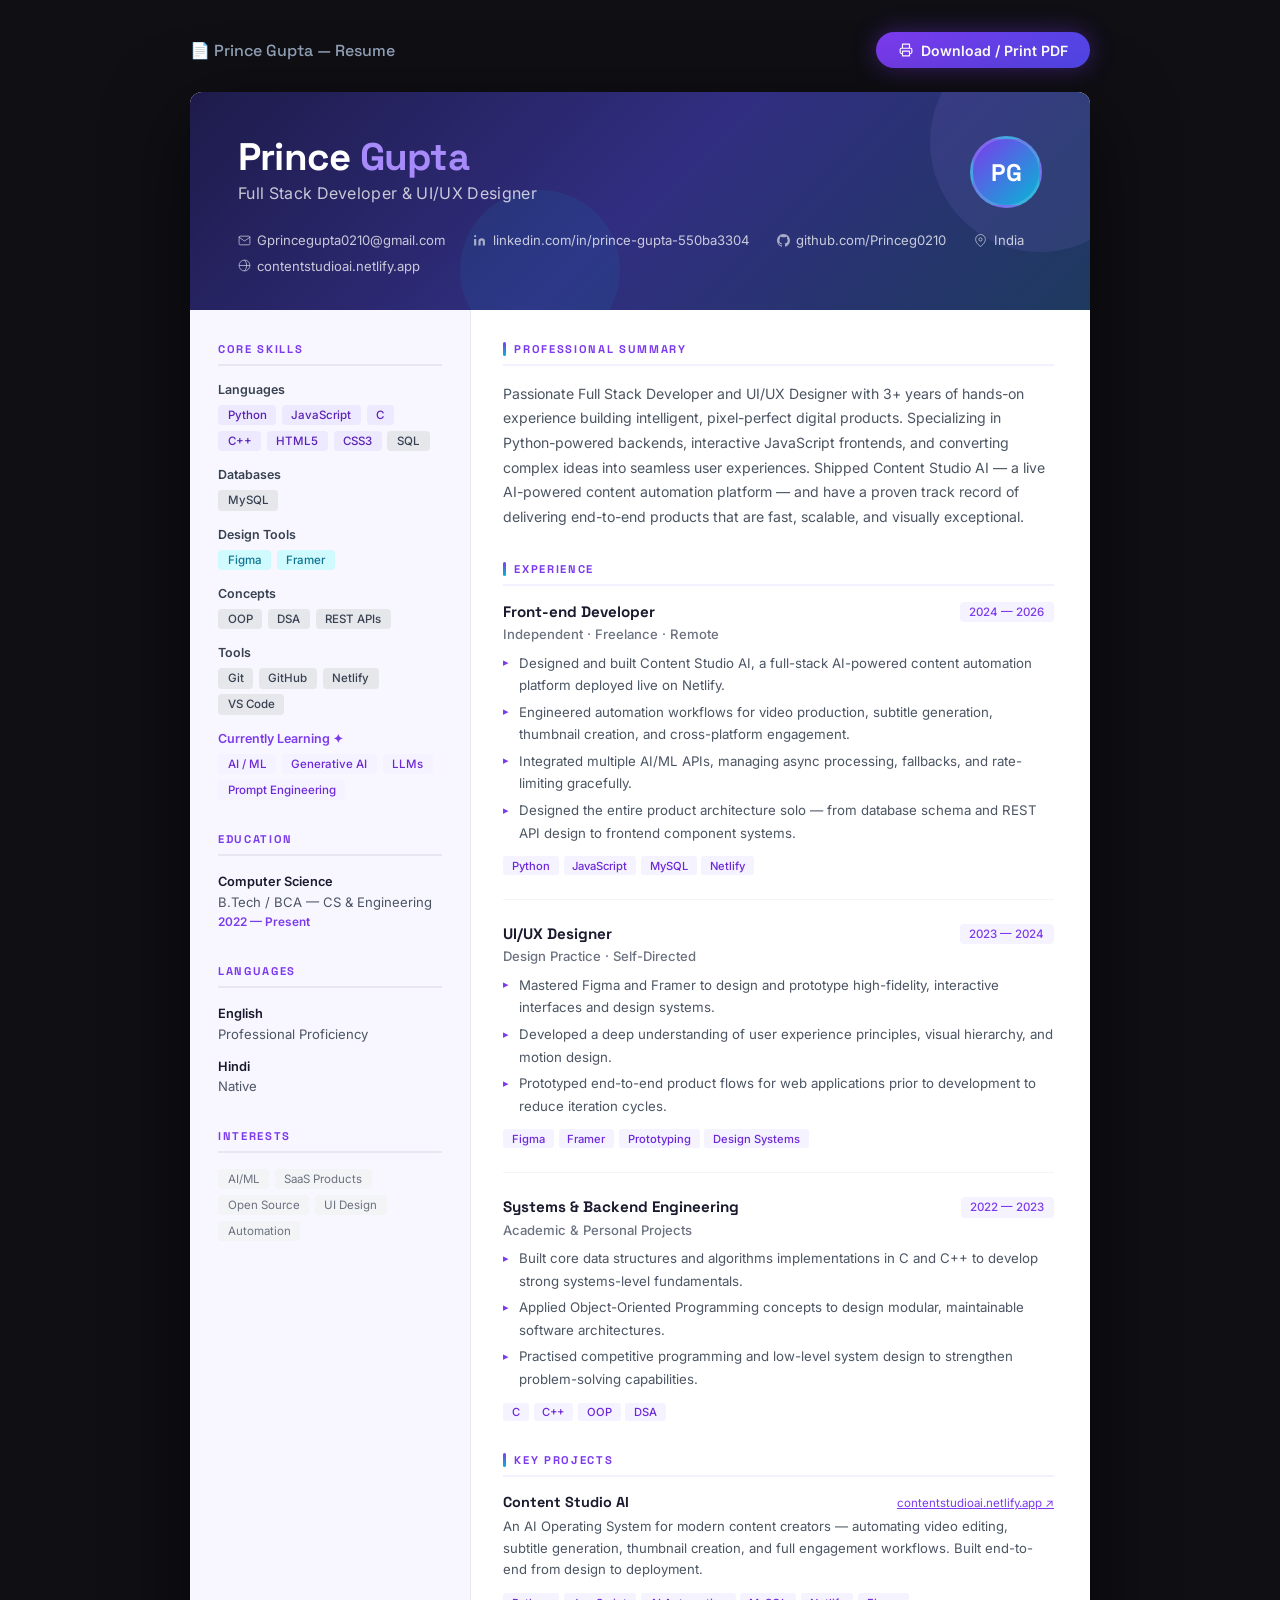
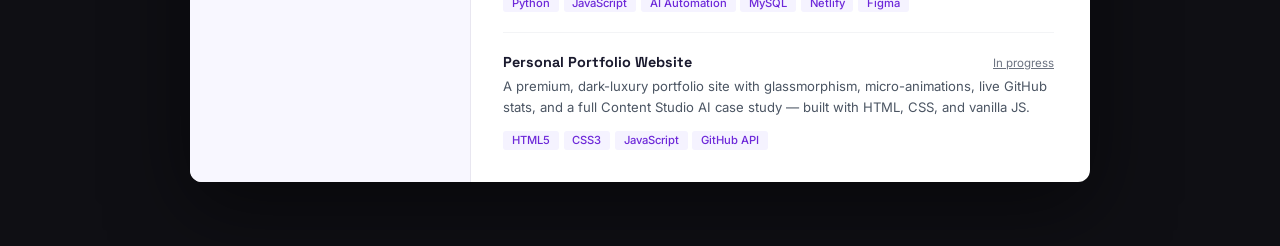
<file: resume.html>
<!DOCTYPE html>
<html lang="en">

<head>
    <meta charset="UTF-8" />
    <meta name="viewport" content="width=device-width, initial-scale=1.0" />
    <title>Prince Gupta — Resume</title>
    <link rel="preconnect" href="https://fonts.googleapis.com" />
    <link
        href="https://fonts.googleapis.com/css2?family=Inter:wght@300;400;500;600;700&family=Space+Grotesk:wght@500;600;700&display=swap"
        rel="stylesheet" />
    <style>
        /* ── Reset ── */
        *,
        *::before,
        *::after {
            box-sizing: border-box;
            margin: 0;
            padding: 0;
        }

        a {
            color: inherit;
            text-decoration: none;
        }

        /* ── Screen wrapper ── */
        body {
            font-family: 'Inter', sans-serif;
            background: #0f0f14;
            color: #1a1a2e;
            display: flex;
            flex-direction: column;
            align-items: center;
            min-height: 100vh;
            padding: 2rem 1rem 4rem;
        }

        /* ── Top bar (screen only) ── */
        .screen-bar {
            width: 100%;
            max-width: 900px;
            display: flex;
            align-items: center;
            justify-content: space-between;
            margin-bottom: 1.5rem;
            flex-wrap: wrap;
            gap: 1rem;
        }

        .screen-bar h1 {
            font-family: 'Space Grotesk', sans-serif;
            font-size: 1rem;
            color: #94a3b8;
            font-weight: 500;
        }

        .print-btn {
            display: inline-flex;
            align-items: center;
            gap: 0.5rem;
            padding: 0.6rem 1.4rem;
            background: linear-gradient(135deg, #7c3aed, #4f46e5);
            color: #fff;
            border: none;
            border-radius: 100px;
            font-family: 'Inter', sans-serif;
            font-size: 0.88rem;
            font-weight: 600;
            cursor: pointer;
            transition: box-shadow 0.25s, transform 0.2s;
            box-shadow: 0 0 24px rgba(124, 58, 237, 0.4);
        }

        .print-btn:hover {
            transform: translateY(-2px);
            box-shadow: 0 0 36px rgba(124, 58, 237, 0.55);
        }

        /* ── The actual resume paper ── */
        .resume {
            width: 100%;
            max-width: 900px;
            background: #ffffff;
            border-radius: 12px;
            overflow: hidden;
            box-shadow: 0 24px 80px rgba(0, 0, 0, 0.5);
        }

        /* ── Header ── */
        .resume-header {
            background: linear-gradient(135deg, #1e1b4b 0%, #312e81 50%, #1e3a5f 100%);
            padding: 2.75rem 3rem 2.25rem;
            color: #fff;
            position: relative;
            overflow: hidden;
        }

        .resume-header::before {
            content: '';
            position: absolute;
            top: -60px;
            right: -60px;
            width: 220px;
            height: 220px;
            border-radius: 50%;
            background: rgba(167, 139, 250, 0.1);
        }

        .resume-header::after {
            content: '';
            position: absolute;
            bottom: -40px;
            left: 30%;
            width: 160px;
            height: 160px;
            border-radius: 50%;
            background: rgba(6, 182, 212, 0.08);
        }

        .header-top {
            display: flex;
            align-items: flex-start;
            justify-content: space-between;
            gap: 2rem;
            position: relative;
            z-index: 1;
        }

        .header-name {
            flex: 1;
        }

        .header-name h1 {
            font-family: 'Space Grotesk', sans-serif;
            font-size: 2.4rem;
            font-weight: 700;
            letter-spacing: -0.02em;
            margin-bottom: 0.3rem;
            line-height: 1.1;
        }

        .header-name h1 span {
            color: #a78bfa;
        }

        .header-title {
            font-size: 1rem;
            color: rgba(255, 255, 255, 0.75);
            font-weight: 400;
            letter-spacing: 0.02em;
        }

        .header-monogram {
            width: 72px;
            height: 72px;
            border-radius: 50%;
            background: linear-gradient(135deg, #7c3aed, #06b6d4);
            display: flex;
            align-items: center;
            justify-content: center;
            font-family: 'Space Grotesk', sans-serif;
            font-size: 1.5rem;
            font-weight: 800;
            color: #fff;
            flex-shrink: 0;
            border: 3px solid rgba(255, 255, 255, 0.15);
        }

        .header-contacts {
            display: flex;
            flex-wrap: wrap;
            gap: 0.6rem 1.75rem;
            margin-top: 1.5rem;
            position: relative;
            z-index: 1;
        }

        .contact-item {
            display: flex;
            align-items: center;
            gap: 0.4rem;
            font-size: 0.82rem;
            color: rgba(255, 255, 255, 0.75);
        }

        .contact-item svg {
            flex-shrink: 0;
            opacity: 0.8;
        }

        /* ── Body Layout ── */
        .resume-body {
            display: grid;
            grid-template-columns: 1fr 2.2fr;
        }

        /* ── Left Sidebar ── */
        .sidebar {
            background: #f8f7ff;
            border-right: 1px solid #e8e6f0;
            padding: 2rem 1.75rem;
        }

        .sidebar-section {
            margin-bottom: 2rem;
        }

        .sidebar-section:last-child {
            margin-bottom: 0;
        }

        .sidebar-title {
            font-family: 'Space Grotesk', sans-serif;
            font-size: 0.7rem;
            font-weight: 700;
            text-transform: uppercase;
            letter-spacing: 0.15em;
            color: #7c3aed;
            margin-bottom: 1rem;
            padding-bottom: 0.5rem;
            border-bottom: 2px solid #e8e6f0;
        }

        /* Skills */
        .skill-category {
            margin-bottom: 1rem;
        }

        .skill-cat-name {
            font-size: 0.78rem;
            font-weight: 600;
            color: #374151;
            margin-bottom: 0.5rem;
        }

        .skill-tags {
            display: flex;
            flex-wrap: wrap;
            gap: 0.35rem;
        }

        .skill-tag {
            padding: 0.2rem 0.6rem;
            background: #ede9fe;
            border-radius: 4px;
            font-size: 0.72rem;
            font-weight: 500;
            color: #5b21b6;
        }

        .skill-tag.cyan {
            background: #cffafe;
            color: #0e7490;
        }

        .skill-tag.dark {
            background: #e5e7eb;
            color: #374151;
        }

        /* Info list */
        .info-list {
            display: flex;
            flex-direction: column;
            gap: 0.75rem;
        }

        .info-item {
            font-size: 0.82rem;
            color: #4b5563;
            line-height: 1.5;
        }

        .info-item strong {
            display: block;
            font-weight: 600;
            color: #1a1a2e;
            font-size: 0.8rem;
            margin-bottom: 0.1rem;
        }

        /* Interests */
        .interest-tags {
            display: flex;
            flex-wrap: wrap;
            gap: 0.35rem;
        }

        .interest-tag {
            padding: 0.2rem 0.6rem;
            background: #f3f4f6;
            border-radius: 4px;
            font-size: 0.72rem;
            color: #6b7280;
        }

        /* ── Main Content ── */
        .main {
            padding: 2rem 2.25rem 2rem 2rem;
        }

        .main-section {
            margin-bottom: 2rem;
        }

        .main-section:last-child {
            margin-bottom: 0;
        }

        .main-title {
            font-family: 'Space Grotesk', sans-serif;
            font-size: 0.7rem;
            font-weight: 700;
            text-transform: uppercase;
            letter-spacing: 0.15em;
            color: #7c3aed;
            margin-bottom: 1rem;
            padding-bottom: 0.5rem;
            border-bottom: 2px solid #f3f0ff;
            display: flex;
            align-items: center;
            gap: 0.5rem;
        }

        .main-title::before {
            content: '';
            width: 3px;
            height: 14px;
            background: linear-gradient(to bottom, #7c3aed, #06b6d4);
            border-radius: 2px;
            display: inline-block;
            flex-shrink: 0;
        }

        /* Summary */
        .summary-text {
            font-size: 0.88rem;
            color: #4b5563;
            line-height: 1.75;
        }

        /* Experience / Education entries */
        .entry {
            margin-bottom: 1.5rem;
            padding-bottom: 1.5rem;
            border-bottom: 1px solid #f3f4f6;
        }

        .entry:last-child {
            margin-bottom: 0;
            padding-bottom: 0;
            border-bottom: none;
        }

        .entry-header {
            display: flex;
            justify-content: space-between;
            align-items: flex-start;
            gap: 1rem;
            margin-bottom: 0.25rem;
        }

        .entry-title {
            font-family: 'Space Grotesk', sans-serif;
            font-size: 0.95rem;
            font-weight: 700;
            color: #1a1a2e;
        }

        .entry-date {
            font-size: 0.72rem;
            font-weight: 500;
            color: #7c3aed;
            background: #f5f3ff;
            padding: 0.2rem 0.6rem;
            border-radius: 4px;
            white-space: nowrap;
            flex-shrink: 0;
        }

        .entry-sub {
            font-size: 0.82rem;
            color: #6b7280;
            margin-bottom: 0.6rem;
            font-weight: 500;
        }

        .entry-desc {
            font-size: 0.83rem;
            color: #4b5563;
            line-height: 1.7;
            list-style: none;
        }

        .entry-desc li {
            padding-left: 1rem;
            position: relative;
            margin-bottom: 0.25rem;
        }

        .entry-desc li::before {
            content: '▸';
            position: absolute;
            left: 0;
            color: #7c3aed;
            font-size: 0.7rem;
            top: 0.1rem;
        }

        .entry-tags {
            display: flex;
            flex-wrap: wrap;
            gap: 0.3rem;
            margin-top: 0.75rem;
        }

        .entry-tag {
            padding: 0.15rem 0.55rem;
            background: #f5f3ff;
            border-radius: 3px;
            font-size: 0.7rem;
            color: #6d28d9;
            font-weight: 500;
        }

        /* Projects */
        .project-entry {
            margin-bottom: 1.25rem;
            padding-bottom: 1.25rem;
            border-bottom: 1px solid #f3f4f6;
        }

        .project-entry:last-child {
            border-bottom: none;
            margin-bottom: 0;
            padding-bottom: 0;
        }

        .project-header {
            display: flex;
            justify-content: space-between;
            align-items: baseline;
            gap: 1rem;
            margin-bottom: 0.3rem;
        }

        .project-name {
            font-family: 'Space Grotesk', sans-serif;
            font-size: 0.9rem;
            font-weight: 700;
            color: #1a1a2e;
        }

        .project-link {
            font-size: 0.72rem;
            color: #7c3aed;
            text-decoration: underline;
        }

        .project-desc {
            font-size: 0.82rem;
            color: #4b5563;
            line-height: 1.65;
            margin-bottom: 0.5rem;
        }

        /* ── Print Styles ── */
        @media print {
            @page {
                size: A4;
                margin: 0;
            }

            body {
                background: #fff;
                padding: 0;
            }

            .screen-bar {
                display: none;
            }

            .resume {
                border-radius: 0;
                max-width: 100%;
                box-shadow: none;
                width: 210mm;
                min-height: 297mm;
            }

            .resume-header {
                padding: 2.2rem 2.5rem 1.8rem;
            }

            .sidebar,
            .main {
                padding: 1.75rem 1.5rem;
            }
        }

        @media (max-width: 680px) {
            .resume-body {
                grid-template-columns: 1fr;
            }

            .sidebar {
                border-right: none;
                border-bottom: 1px solid #e8e6f0;
            }

            .resume-header {
                padding: 2rem 1.5rem;
            }
        }
    </style>
</head>

<body>

    <!-- Screen-only top bar -->
    <div class="screen-bar">
        <h1>📄 Prince Gupta — Resume</h1>
        <button class="print-btn" onclick="window.print()">
            <svg width="14" height="14" viewBox="0 0 24 24" fill="none">
                <path
                    d="M6 9V2h12v7M6 18H4a2 2 0 01-2-2v-5a2 2 0 012-2h16a2 2 0 012 2v5a2 2 0 01-2 2h-2M6 14h12v8H6v-8z"
                    stroke="currentColor" stroke-width="2" stroke-linecap="round" stroke-linejoin="round" />
            </svg>
            Download / Print PDF
        </button>
    </div>

    <!-- Resume Paper -->
    <div class="resume">

        <!-- Header -->
        <div class="resume-header">
            <div class="header-top">
                <div class="header-name">
                    <h1>Prince <span>Gupta</span></h1>
                    <p class="header-title">Full Stack Developer &amp; UI/UX Designer</p>
                </div>
                <div class="header-monogram">PG</div>
            </div>
            <div class="header-contacts">
                <div class="contact-item">
                    <svg width="13" height="13" viewBox="0 0 24 24" fill="none">
                        <path d="M4 4h16c1.1 0 2 .9 2 2v12c0 1.1-.9 2-2 2H4c-1.1 0-2-.9-2-2V6c0-1.1.9-2 2-2z"
                            stroke="currentColor" stroke-width="1.8" />
                        <polyline points="22,6 12,13 2,6" stroke="currentColor" stroke-width="1.8"
                            stroke-linecap="round" />
                    </svg>
                    Gprincegupta0210@gmail.com
                </div>
                <div class="contact-item">
                    <svg width="13" height="13" viewBox="0 0 24 24" fill="currentColor">
                        <path
                            d="M16 8a6 6 0 016 6v7h-4v-7a2 2 0 00-2-2 2 2 0 00-2 2v7h-4v-7a6 6 0 016-6zM2 9h4v12H2z" />
                        <circle cx="4" cy="4" r="2" />
                    </svg>
                    linkedin.com/in/prince-gupta-550ba3304
                </div>
                <div class="contact-item">
                    <svg width="13" height="13" viewBox="0 0 24 24" fill="currentColor">
                        <path
                            d="M12 0C5.37 0 0 5.37 0 12c0 5.3 3.44 9.8 8.2 11.38.6.1.82-.26.82-.58v-2.03c-3.34.72-4.04-1.61-4.04-1.61-.55-1.38-1.33-1.75-1.33-1.75-1.09-.74.08-.73.08-.73 1.2.08 1.84 1.24 1.84 1.24 1.07 1.83 2.8 1.3 3.49 1 .1-.78.42-1.31.76-1.61-2.67-.3-5.47-1.33-5.47-5.93 0-1.31.47-2.38 1.24-3.22-.14-.3-.54-1.52.1-3.18 0 0 1-.32 3.3 1.23a11.5 11.5 0 013-.4c1.02 0 2.04.14 3 .4 2.28-1.55 3.29-1.23 3.29-1.23.64 1.66.24 2.88.12 3.18.77.84 1.23 1.91 1.23 3.22 0 4.61-2.8 5.63-5.48 5.92.43.37.81 1.1.81 2.22v3.29c0 .32.22.69.82.57C20.56 21.8 24 17.3 24 12c0-6.63-5.37-12-12-12z" />
                    </svg>
                    github.com/Princeg0210
                </div>
                <div class="contact-item">
                    <svg width="13" height="13" viewBox="0 0 24 24" fill="none">
                        <path d="M21 10c0 7-9 13-9 13s-9-6-9-13a9 9 0 0118 0z" stroke="currentColor"
                            stroke-width="1.8" />
                        <circle cx="12" cy="10" r="3" stroke="currentColor" stroke-width="1.8" />
                    </svg>
                    India
                </div>
                <div class="contact-item">
                    <svg width="13" height="13" viewBox="0 0 24 24" fill="none">
                        <circle cx="12" cy="12" r="10" stroke="currentColor" stroke-width="1.8" />
                        <path d="M12 2a14.5 14.5 0 010 20M2 12h20" stroke="currentColor" stroke-width="1.8" />
                    </svg>
                    contentstudioai.netlify.app
                </div>
            </div>
        </div>

        <!-- Body -->
        <div class="resume-body">

            <!-- ── Left Sidebar ── -->
            <aside class="sidebar">

                <div class="sidebar-section">
                    <div class="sidebar-title">Core Skills</div>
                    <div class="skill-category">
                        <div class="skill-cat-name">Languages</div>
                        <div class="skill-tags">
                            <span class="skill-tag">Python</span>
                            <span class="skill-tag">JavaScript</span>
                            <span class="skill-tag">C</span>
                            <span class="skill-tag">C++</span>
                            <span class="skill-tag">HTML5</span>
                            <span class="skill-tag">CSS3</span>
                            <span class="skill-tag dark">SQL</span>
                        </div>
                    </div>
                    <div class="skill-category">
                        <div class="skill-cat-name">Databases</div>
                        <div class="skill-tags">
                            <span class="skill-tag dark">MySQL</span>
                        </div>
                    </div>
                    <div class="skill-category">
                        <div class="skill-cat-name">Design Tools</div>
                        <div class="skill-tags">
                            <span class="skill-tag cyan">Figma</span>
                            <span class="skill-tag cyan">Framer</span>
                        </div>
                    </div>
                    <div class="skill-category">
                        <div class="skill-cat-name">Concepts</div>
                        <div class="skill-tags">
                            <span class="skill-tag dark">OOP</span>
                            <span class="skill-tag dark">DSA</span>
                            <span class="skill-tag dark">REST APIs</span>
                        </div>
                    </div>
                    <div class="skill-category">
                        <div class="skill-cat-name">Tools</div>
                        <div class="skill-tags">
                            <span class="skill-tag dark">Git</span>
                            <span class="skill-tag dark">GitHub</span>
                            <span class="skill-tag dark">Netlify</span>
                            <span class="skill-tag dark">VS Code</span>
                        </div>
                    </div>
                    <div class="skill-category">
                        <div class="skill-cat-name" style="color:#7c3aed;">Currently Learning ✦</div>
                        <div class="skill-tags">
                            <span class="skill-tag" style="background:#f5f3ff;color:#6d28d9;">AI / ML</span>
                            <span class="skill-tag" style="background:#f5f3ff;color:#6d28d9;">Generative AI</span>
                            <span class="skill-tag" style="background:#f5f3ff;color:#6d28d9;">LLMs</span>
                            <span class="skill-tag" style="background:#f5f3ff;color:#6d28d9;">Prompt Engineering</span>
                        </div>
                    </div>
                </div>

                <div class="sidebar-section">
                    <div class="sidebar-title">Education</div>
                    <div class="info-list">
                        <div class="info-item">
                            <strong>Computer Science</strong>
                            B.Tech / BCA — CS &amp; Engineering
                            <span style="color:#7c3aed;font-size:0.74rem;font-weight:600;">2022 — Present</span>
                        </div>
                    </div>
                </div>

                <div class="sidebar-section">
                    <div class="sidebar-title">Languages</div>
                    <div class="info-list">
                        <div class="info-item"><strong>English</strong> Professional Proficiency</div>
                        <div class="info-item"><strong>Hindi</strong> Native</div>
                    </div>
                </div>

                <div class="sidebar-section">
                    <div class="sidebar-title">Interests</div>
                    <div class="interest-tags">
                        <span class="interest-tag">AI/ML</span>
                        <span class="interest-tag">SaaS Products</span>
                        <span class="interest-tag">Open Source</span>
                        <span class="interest-tag">UI Design</span>
                        <span class="interest-tag">Automation</span>
                    </div>
                </div>

            </aside>

            <!-- ── Main Content ── -->
            <main class="main">

                <!-- Summary -->
                <div class="main-section">
                    <div class="main-title">Professional Summary</div>
                    <p class="summary-text">
                        Passionate Full Stack Developer and UI/UX Designer with 3+ years of hands-on experience building
                        intelligent, pixel-perfect digital products. Specializing in Python-powered backends,
                        interactive JavaScript frontends, and converting complex ideas into seamless user experiences.
                        Shipped Content Studio AI — a live AI-powered content automation platform — and have a proven
                        track record of delivering end-to-end products that are fast, scalable, and visually
                        exceptional.
                    </p>
                </div>

                <!-- Experience -->
                <div class="main-section">
                    <div class="main-title">Experience</div>

                    <div class="entry">
                        <div class="entry-header">
                            <div class="entry-title">Front-end Developer</div>
                            <div class="entry-date">2024 — 2026</div>
                        </div>
                        <div class="entry-sub">Independent · Freelance · Remote</div>
                        <ul class="entry-desc">
                            <li>Designed and built Content Studio AI, a full-stack AI-powered content automation
                                platform deployed live on Netlify.</li>
                            <li>Engineered automation workflows for video production, subtitle generation, thumbnail
                                creation, and cross-platform engagement.</li>
                            <li>Integrated multiple AI/ML APIs, managing async processing, fallbacks, and rate-limiting
                                gracefully.</li>
                            <li>Designed the entire product architecture solo — from database schema and REST API design
                                to frontend component systems.</li>
                        </ul>
                        <div class="entry-tags">
                            <span class="entry-tag">Python</span>
                            <span class="entry-tag">JavaScript</span>
                            <span class="entry-tag">MySQL</span>
                            <span class="entry-tag">Netlify</span>
                        </div>
                    </div>

                    <div class="entry">
                        <div class="entry-header">
                            <div class="entry-title">UI/UX Designer</div>
                            <div class="entry-date">2023 — 2024</div>
                        </div>
                        <div class="entry-sub">Design Practice · Self-Directed</div>
                        <ul class="entry-desc">
                            <li>Mastered Figma and Framer to design and prototype high-fidelity, interactive interfaces
                                and design systems.</li>
                            <li>Developed a deep understanding of user experience principles, visual hierarchy, and
                                motion design.</li>
                            <li>Prototyped end-to-end product flows for web applications prior to development to reduce
                                iteration cycles.</li>
                        </ul>
                        <div class="entry-tags">
                            <span class="entry-tag">Figma</span>
                            <span class="entry-tag">Framer</span>
                            <span class="entry-tag">Prototyping</span>
                            <span class="entry-tag">Design Systems</span>
                        </div>
                    </div>

                    <div class="entry">
                        <div class="entry-header">
                            <div class="entry-title">Systems &amp; Backend Engineering</div>
                            <div class="entry-date">2022 — 2023</div>
                        </div>
                        <div class="entry-sub">Academic &amp; Personal Projects</div>
                        <ul class="entry-desc">
                            <li>Built core data structures and algorithms implementations in C and C++ to develop strong
                                systems-level fundamentals.</li>
                            <li>Applied Object-Oriented Programming concepts to design modular, maintainable software
                                architectures.</li>
                            <li>Practised competitive programming and low-level system design to strengthen
                                problem-solving capabilities.</li>
                        </ul>
                        <div class="entry-tags">
                            <span class="entry-tag">C</span>
                            <span class="entry-tag">C++</span>
                            <span class="entry-tag">OOP</span>
                            <span class="entry-tag">DSA</span>
                        </div>
                    </div>
                </div>

                <!-- Projects -->
                <div class="main-section">
                    <div class="main-title">Key Projects</div>

                    <div class="project-entry">
                        <div class="project-header">
                            <div class="project-name">Content Studio AI</div>
                            <a href="https://contentstudioai.netlify.app"
                                class="project-link">contentstudioai.netlify.app ↗</a>
                        </div>
                        <p class="project-desc">An AI Operating System for modern content creators — automating video
                            editing, subtitle generation, thumbnail creation, and full engagement workflows. Built
                            end-to-end from design to deployment.</p>
                        <div class="entry-tags">
                            <span class="entry-tag">Python</span>
                            <span class="entry-tag">JavaScript</span>
                            <span class="entry-tag">AI Automation</span>
                            <span class="entry-tag">MySQL</span>
                            <span class="entry-tag">Netlify</span>
                            <span class="entry-tag">Figma</span>
                        </div>
                    </div>

                    <div class="project-entry">
                        <div class="project-header">
                            <div class="project-name">Personal Portfolio Website</div>
                            <span class="project-link" style="color:#6b7280;">In progress</span>
                        </div>
                        <p class="project-desc">A premium, dark-luxury portfolio site with glassmorphism,
                            micro-animations, live GitHub stats, and a full Content Studio AI case study — built with
                            HTML, CSS, and vanilla JS.</p>
                        <div class="entry-tags">
                            <span class="entry-tag">HTML5</span>
                            <span class="entry-tag">CSS3</span>
                            <span class="entry-tag">JavaScript</span>
                            <span class="entry-tag">GitHub API</span>
                        </div>
                    </div>
                </div>

            </main>
        </div>
    </div>

</body>

</html>
</file>
<file: styles.css>
/* ═══════════════════════════════════════
   PRINCE GUPTA — PORTFOLIO CSS
   Dark Luxury | Glassmorphism | Premium
═══════════════════════════════════════ */

*,
*::before,
*::after {
  box-sizing: border-box;
  margin: 0;
  padding: 0;
}

:root {
  --bg: #060608;
  --bg-2: #0a0a0f;
  --surface: rgba(255, 255, 255, 0.04);
  --surface-2: rgba(255, 255, 255, 0.07);
  --border: rgba(255, 255, 255, 0.08);
  --border-2: rgba(255, 255, 255, 0.14);
  --accent: #7c3aed;
  --accent-2: #06b6d4;
  --accent-3: #a78bfa;
  --glow: rgba(124, 58, 237, 0.35);
  --text: #f1f5f9;
  --text-muted: #94a3b8;
  --text-dim: #475569;
  --font: 'Inter', sans-serif;
  --font-head: 'Space Grotesk', sans-serif;
  --radius: 16px;
  --radius-sm: 10px;
  --radius-lg: 24px;
  --transition: cubic-bezier(0.4, 0, 0.2, 1);
}

html {
  scroll-behavior: smooth;
}

body {
  font-family: var(--font);
  background: var(--bg);
  color: var(--text);
  line-height: 1.6;
  overflow-x: hidden;
  -webkit-font-smoothing: antialiased;
}

body.loading {
  overflow: hidden;
}

a {
  color: inherit;
  text-decoration: none;
}

/* ── Cursor ── */
.cursor,
.cursor-follower {
  position: fixed;
  border-radius: 50%;
  pointer-events: none;
  z-index: 9999;
}

.cursor {
  width: 10px;
  height: 10px;
  background: var(--accent-3);
  top: -5px;
  left: -5px;
  transition: transform 0.1s;
}

.cursor-follower {
  width: 36px;
  height: 36px;
  border: 1.5px solid rgba(167, 139, 250, 0.4);
  top: -18px;
  left: -18px;
  transition: transform 0.15s var(--transition), width 0.3s, height 0.3s, border-color 0.3s;
}

.cursor.hovered {
  transform: scale(1.5);
  background: var(--accent-2);
}

.cursor-follower.hovered {
  width: 56px;
  height: 56px;
  border-color: rgba(6, 182, 212, 0.5);
}

@media (hover: none) {

  .cursor,
  .cursor-follower {
    display: none;
  }
}

/* ── Loader ── */
.loader {
  position: fixed;
  inset: 0;
  background: var(--bg);
  z-index: 10000;
  display: flex;
  align-items: center;
  justify-content: center;
  transition: opacity 0.6s var(--transition), visibility 0.6s;
}

.loader.hidden {
  opacity: 0;
  visibility: hidden;
  pointer-events: none;
}

.loader-inner {
  text-align: center;
}

.loader-logo {
  font-family: var(--font-head);
  font-size: 3rem;
  font-weight: 700;
  background: linear-gradient(135deg, var(--accent-3), var(--accent-2));
  -webkit-background-clip: text;
  -webkit-text-fill-color: transparent;
  background-clip: text;
  margin-bottom: 2rem;
}

.loader-bar {
  width: 200px;
  height: 2px;
  background: var(--surface-2);
  border-radius: 99px;
  overflow: hidden;
  margin: 0 auto 1rem;
}

.loader-progress {
  height: 100%;
  width: 0%;
  background: linear-gradient(90deg, var(--accent), var(--accent-2));
  border-radius: 99px;
  transition: width 0.1s;
}

.loader-text {
  color: var(--text-muted);
  font-size: 0.85rem;
  letter-spacing: 0.1em;
}

/* ── Nav ── */
.nav {
  position: fixed;
  top: 0;
  left: 0;
  right: 0;
  z-index: 1000;
  padding: 1.25rem 0;
  transition: background 0.4s, backdrop-filter 0.4s, border-color 0.4s, padding 0.4s;
  border-bottom: 1px solid transparent;
}

.nav.scrolled {
  background: rgba(6, 6, 8, 0.85);
  backdrop-filter: blur(20px);
  -webkit-backdrop-filter: blur(20px);
  border-color: var(--border);
  padding: 0.9rem 0;
}

.nav-container {
  max-width: 1200px;
  margin: 0 auto;
  padding: 0 2rem;
  display: flex;
  align-items: center;
  gap: 2rem;
}

.nav-logo {
  font-family: var(--font-head);
  font-weight: 700;
  font-size: 1.2rem;
  margin-right: auto;
}

.nav-logo .accent {
  color: var(--accent-3);
}

.nav-links {
  display: flex;
  list-style: none;
  gap: 0.25rem;
}

.nav-link {
  font-size: 0.9rem;
  font-weight: 500;
  color: var(--text-muted);
  padding: 0.5rem 0.9rem;
  border-radius: var(--radius-sm);
  transition: color 0.2s, background 0.2s;
}

.nav-link:hover {
  color: var(--text);
  background: var(--surface);
}

.btn-sm {
  font-size: 0.85rem;
  padding: 0.55rem 1.25rem;
}

.hamburger {
  display: none;
  flex-direction: column;
  gap: 5px;
  background: none;
  border: none;
  cursor: pointer;
  padding: 4px;
}

.hamburger span {
  display: block;
  width: 24px;
  height: 2px;
  background: var(--text);
  border-radius: 2px;
  transition: transform 0.3s, opacity 0.3s;
}

.hamburger.open span:nth-child(1) {
  transform: translateY(7px) rotate(45deg);
}

.hamburger.open span:nth-child(2) {
  opacity: 0;
}

.hamburger.open span:nth-child(3) {
  transform: translateY(-7px) rotate(-45deg);
}

/* Mobile Menu */
.mobile-menu {
  position: fixed;
  top: 0;
  left: 0;
  right: 0;
  bottom: 0;
  background: rgba(6, 6, 8, 0.97);
  backdrop-filter: blur(20px);
  z-index: 999;
  display: flex;
  align-items: center;
  justify-content: center;
  transform: translateX(100%);
  transition: transform 0.4s var(--transition);
}

.mobile-menu.open {
  transform: none;
}

.mobile-menu ul {
  list-style: none;
  text-align: center;
}

.mobile-link {
  display: block;
  font-family: var(--font-head);
  font-size: 2rem;
  font-weight: 700;
  color: var(--text-muted);
  padding: 0.75rem 2rem;
  transition: color 0.2s;
}

.mobile-link:hover {
  color: var(--accent-3);
}

/* ── Buttons ── */
.btn {
  display: inline-flex;
  align-items: center;
  gap: 0.5rem;
  padding: 0.85rem 1.75rem;
  border-radius: 100px;
  font-size: 0.95rem;
  font-weight: 600;
  cursor: pointer;
  border: none;
  transition: all 0.3s var(--transition);
  position: relative;
  overflow: hidden;
}

.btn-primary {
  background: linear-gradient(135deg, var(--accent), #4f46e5);
  color: #fff;
  box-shadow: 0 0 30px var(--glow);
}

.btn-primary::before {
  content: '';
  position: absolute;
  inset: 0;
  background: linear-gradient(135deg, var(--accent-3), var(--accent-2));
  opacity: 0;
  transition: opacity 0.3s;
}

.btn-primary:hover::before {
  opacity: 1;
}

.btn-primary:hover {
  box-shadow: 0 0 50px var(--glow), 0 8px 30px rgba(124, 58, 237, 0.4);
  transform: translateY(-2px);
}

.btn-primary span,
.btn-primary svg {
  position: relative;
  z-index: 1;
}

.btn-ghost {
  background: var(--surface);
  color: var(--text);
  border: 1px solid var(--border-2);
  backdrop-filter: blur(10px);
}

.btn-ghost:hover {
  background: var(--surface-2);
  border-color: var(--accent-3);
  color: var(--accent-3);
  box-shadow: 0 0 20px var(--glow);
  transform: translateY(-2px);
}

/* ── Sections ── */
.section {
  padding: 8rem 0;
}

.container {
  max-width: 1200px;
  margin: 0 auto;
  padding: 0 2rem;
}

.section-label {
  font-size: 0.8rem;
  font-weight: 600;
  letter-spacing: 0.2em;
  text-transform: uppercase;
  color: var(--accent-3);
  margin-bottom: 1.25rem;
}

.section-title {
  font-family: var(--font-head);
  font-size: clamp(2rem, 4vw, 3rem);
  font-weight: 700;
  line-height: 1.15;
  margin-bottom: 1.25rem;
}

.section-sub {
  color: var(--text-muted);
  font-size: 1.05rem;
  max-width: 500px;
  margin-bottom: 3.5rem;
}

.gradient-text {
  background: linear-gradient(135deg, var(--accent-3) 0%, var(--accent-2) 100%);
  -webkit-background-clip: text;
  -webkit-text-fill-color: transparent;
  background-clip: text;
}

/* ── Reveal ── */
.reveal-up,
.reveal-left,
.reveal-right {
  opacity: 0;
  transition: all 0.8s var(--transition);
}

.reveal-up {
  transform: translateY(40px);
}

.reveal-left {
  transform: translateX(-40px);
}

.reveal-right {
  transform: translateX(40px);
}

.reveal-up.visible,
.reveal-left.visible,
.reveal-right.visible {
  opacity: 1;
  transform: none;
}

.delay-1 {
  transition-delay: 0.1s;
}

.delay-2 {
  transition-delay: 0.2s;
}

.delay-3 {
  transition-delay: 0.3s;
}

.delay-4 {
  transition-delay: 0.4s;
}

.delay-5 {
  transition-delay: 0.5s;
}

/* ── HERO ── */
.hero {
  min-height: 100vh;
  display: flex;
  align-items: center;
  position: relative;
  overflow: hidden;
}

.hero-bg {
  position: absolute;
  inset: 0;
  pointer-events: none;
}

.orb {
  position: absolute;
  border-radius: 50%;
  filter: blur(80px);
  animation: orbFloat 8s ease-in-out infinite;
}

.orb-1 {
  width: 500px;
  height: 500px;
  background: rgba(124, 58, 237, 0.18);
  top: -100px;
  right: -100px;
}

.orb-2 {
  width: 400px;
  height: 400px;
  background: rgba(6, 182, 212, 0.12);
  bottom: 0;
  left: -100px;
  animation-delay: -3s;
}

.orb-3 {
  width: 300px;
  height: 300px;
  background: rgba(139, 92, 246, 0.1);
  top: 50%;
  left: 50%;
  transform: translate(-50%, -50%);
  animation-delay: -6s;
}

@keyframes orbFloat {

  0%,
  100% {
    transform: translate(0, 0) scale(1);
  }

  33% {
    transform: translate(30px, -20px) scale(1.05);
  }

  66% {
    transform: translate(-20px, 30px) scale(0.95);
  }
}

.orb-3 {
  animation-name: orbFloat3;
}

@keyframes orbFloat3 {

  0%,
  100% {
    transform: translate(-50%, -50%) scale(1);
  }

  50% {
    transform: translate(calc(-50% + 40px), calc(-50% - 40px)) scale(1.1);
  }
}

.grid-overlay {
  position: absolute;
  inset: 0;
  background-image: linear-gradient(rgba(255, 255, 255, 0.02) 1px, transparent 1px), linear-gradient(90deg, rgba(255, 255, 255, 0.02) 1px, transparent 1px);
  background-size: 60px 60px;
  -webkit-mask-image: radial-gradient(ellipse 80% 80% at 50% 50%, black, transparent);
  mask-image: radial-gradient(ellipse 80% 80% at 50% 50%, black, transparent);
}

.hero-container {
  position: relative;
  max-width: 1200px;
  margin: 0 auto;
  padding: 8rem 2rem 4rem;
  z-index: 1;
}

.hero-badge {
  display: inline-flex;
  align-items: center;
  gap: 0.6rem;
  padding: 0.5rem 1rem;
  background: var(--surface);
  border: 1px solid var(--border-2);
  border-radius: 100px;
  font-size: 0.85rem;
  color: var(--text-muted);
  margin-bottom: 2rem;
  backdrop-filter: blur(10px);
}

.badge-dot {
  width: 8px;
  height: 8px;
  border-radius: 50%;
  background: #22c55e;
  animation: pulse 2s infinite;
}

@keyframes pulse {

  0%,
  100% {
    box-shadow: 0 0 0 0 rgba(34, 197, 94, 0.5);
  }

  50% {
    box-shadow: 0 0 0 6px rgba(34, 197, 94, 0);
  }
}

.hero-headline {
  font-family: var(--font-head);
  font-size: clamp(3rem, 7vw, 5.5rem);
  font-weight: 800;
  line-height: 1.1;
  letter-spacing: -0.02em;
  margin-bottom: 1.5rem;
}

.cursor-blink {
  color: var(--accent-3);
  animation: blink 1s step-end infinite;
}

@keyframes blink {

  0%,
  100% {
    opacity: 1;
  }

  50% {
    opacity: 0;
  }
}

.hero-sub {
  font-size: clamp(1rem, 2vw, 1.2rem);
  color: var(--text-muted);
  max-width: 560px;
  margin-bottom: 2.5rem;
  line-height: 1.7;
}

.hero-ctas {
  display: flex;
  gap: 1rem;
  flex-wrap: wrap;
  margin-bottom: 4rem;
}

.hero-stats {
  display: flex;
  align-items: center;
  gap: 2rem;
}

.stat {
  text-align: center;
}

.stat-num {
  display: block;
  font-family: var(--font-head);
  font-size: 1.75rem;
  font-weight: 700;
  background: linear-gradient(135deg, var(--text), var(--accent-3));
  -webkit-background-clip: text;
  -webkit-text-fill-color: transparent;
  background-clip: text;
}

.stat-label {
  font-size: 0.78rem;
  color: var(--text-dim);
  text-transform: uppercase;
  letter-spacing: 0.1em;
}

.stat-divider {
  width: 1px;
  height: 40px;
  background: var(--border-2);
}

.scroll-indicator {
  position: absolute;
  bottom: 2.5rem;
  left: 50%;
  transform: translateX(-50%);
  display: flex;
  flex-direction: column;
  align-items: center;
  gap: 0.6rem;
  color: var(--text-dim);
  font-size: 0.75rem;
  letter-spacing: 0.1em;
  animation: scrollBounce 2s ease-in-out infinite;
}

@keyframes scrollBounce {

  0%,
  100% {
    transform: translateX(-50%) translateY(0);
  }

  50% {
    transform: translateX(-50%) translateY(6px);
  }
}

.scroll-mouse {
  width: 24px;
  height: 36px;
  border: 1.5px solid var(--border-2);
  border-radius: 12px;
  display: flex;
  justify-content: center;
  padding: 6px 0;
}

.scroll-dot {
  width: 4px;
  height: 8px;
  background: var(--accent-3);
  border-radius: 2px;
  animation: scrollDot 2s ease-in-out infinite;
}

@keyframes scrollDot {
  0% {
    transform: translateY(0);
    opacity: 1;
  }

  80% {
    transform: translateY(12px);
    opacity: 0;
  }

  100% {
    transform: translateY(0);
    opacity: 0;
  }
}

/* ── ABOUT ── */
.about {
  background: var(--bg-2);
}

.about-grid {
  display: grid;
  grid-template-columns: 1fr 1fr;
  gap: 5rem;
  align-items: center;
}

.about-para {
  color: var(--text-muted);
  margin-bottom: 1.25rem;
  font-size: 1.05rem;
  line-height: 1.8;
}

.about-chips {
  display: flex;
  flex-wrap: wrap;
  gap: 0.75rem;
  margin-top: 2rem;
}

.chip {
  padding: 0.45rem 1rem;
  background: var(--surface);
  border: 1px solid var(--border-2);
  border-radius: 100px;
  font-size: 0.85rem;
  color: var(--text-muted);
  transition: all 0.2s;
}

.chip:hover {
  border-color: var(--accent-3);
  color: var(--accent-3);
}

.about-visual {
  display: flex;
  justify-content: center;
}

.avatar-card {
  position: relative;
  width: 280px;
  height: 280px;
  display: flex;
  align-items: center;
  justify-content: center;
}

.avatar-glow {
  position: absolute;
  inset: 0;
  border-radius: 50%;
  background: radial-gradient(circle, rgba(124, 58, 237, 0.3), transparent 70%);
  animation: glowPulse 3s ease-in-out infinite;
}

@keyframes glowPulse {

  0%,
  100% {
    opacity: 0.6;
    transform: scale(1);
  }

  50% {
    opacity: 1;
    transform: scale(1.08);
  }
}

.avatar-monogram {
  position: relative;
  z-index: 2;
  width: 120px;
  height: 120px;
  border-radius: 50%;
  background: linear-gradient(135deg, var(--accent), #4f46e5);
  display: flex;
  align-items: center;
  justify-content: center;
  font-family: var(--font-head);
  font-size: 2.25rem;
  font-weight: 800;
  color: #fff;
  box-shadow: 0 0 40px var(--glow);
}

.avatar-ring {
  position: absolute;
  border-radius: 50%;
  border: 1px solid var(--border);
  top: 50%;
  left: 50%;
  transform: translate(-50%, -50%);
}

.ring-1 {
  width: 160px;
  height: 160px;
  border-color: rgba(167, 139, 250, 0.2);
  animation: spin 20s linear infinite;
}

.ring-2 {
  width: 210px;
  height: 210px;
  border-color: rgba(6, 182, 212, 0.15);
  animation: spin 30s linear infinite reverse;
}

.ring-3 {
  width: 265px;
  height: 265px;
  border-color: rgba(124, 58, 237, 0.1);
  animation: spin 40s linear infinite;
}

@keyframes spin {
  from {
    transform: translate(-50%, -50%) rotate(0deg);
  }

  to {
    transform: translate(-50%, -50%) rotate(360deg);
  }
}

.floating-badge {
  position: absolute;
  display: flex;
  align-items: center;
  gap: 0.4rem;
  padding: 0.5rem 0.85rem;
  background: rgba(10, 10, 15, 0.9);
  border: 1px solid var(--border-2);
  border-radius: var(--radius-sm);
  font-size: 0.78rem;
  font-weight: 500;
  color: var(--text);
  backdrop-filter: blur(10px);
  white-space: nowrap;
  z-index: 3;
  animation: floatBadge 4s ease-in-out infinite;
}

.fb-1 {
  top: 5px;
  right: -20px;
}

.fb-2 {
  bottom: 30px;
  left: -30px;
  animation-delay: -1.5s;
}

.fb-3 {
  top: 50%;
  right: -35px;
  animation-name: floatBadge3;
}

@keyframes floatBadge {

  0%,
  100% {
    transform: translateY(0);
  }

  50% {
    transform: translateY(-8px);
  }
}

@keyframes floatBadge3 {

  0%,
  100% {
    transform: translateY(-50%) translateX(0);
  }

  50% {
    transform: translateY(-50%) translateX(-8px);
  }
}

/* ── PROJECTS ── */
.projects {
  background: var(--bg);
}

.projects-grid {
  display: grid;
  grid-template-columns: repeat(2, 1fr);
  gap: 2rem;
}

.project-card {
  position: relative;
  border-radius: var(--radius-lg);
  border: 1px solid var(--border);
  overflow: hidden;
  transition: border-color 0.3s, box-shadow 0.3s, transform 0.3s;
}

.project-card:hover {
  border-color: var(--border-2);
  box-shadow: 0 0 60px rgba(124, 58, 237, 0.15);
  transform: translateY(-4px);
}

.project-card-bg {
  position: absolute;
  inset: 0;
  background: linear-gradient(135deg, rgba(124, 58, 237, 0.05) 0%, rgba(6, 182, 212, 0.03) 100%);
}

.project-card-content {
  position: relative;
  padding: 2rem;
}

.project-header {
  display: flex;
  align-items: center;
  justify-content: space-between;
  margin-bottom: 1.25rem;
}

.project-icon {
  width: 52px;
  height: 52px;
  border-radius: var(--radius-sm);
  background: var(--surface);
  border: 1px solid var(--border-2);
  display: flex;
  align-items: center;
  justify-content: center;
}

.project-badge {
  padding: 0.3rem 0.75rem;
  border-radius: 100px;
  font-size: 0.75rem;
  font-weight: 600;
  background: rgba(167, 139, 250, 0.15);
  color: var(--accent-3);
  border: 1px solid rgba(167, 139, 250, 0.3);
}

.project-badge.wip {
  background: rgba(245, 158, 11, 0.12);
  color: #f59e0b;
  border-color: rgba(245, 158, 11, 0.3);
}

.project-title {
  font-family: var(--font-head);
  font-size: 1.4rem;
  font-weight: 700;
  margin-bottom: 0.75rem;
}

.project-desc {
  color: var(--text-muted);
  font-size: 0.95rem;
  line-height: 1.7;
  margin-bottom: 1.25rem;
}

.project-tags {
  display: flex;
  flex-wrap: wrap;
  gap: 0.5rem;
  margin-bottom: 1.5rem;
}

.tag {
  padding: 0.3rem 0.7rem;
  background: var(--surface);
  border: 1px solid var(--border);
  border-radius: 100px;
  font-size: 0.75rem;
  color: var(--text-muted);
}

.project-preview {
  margin-bottom: 1.75rem;
}

.preview-mockup {
  border-radius: var(--radius-sm);
  border: 1px solid var(--border-2);
  overflow: hidden;
  background: #0d0d14;
}

.preview-bar {
  display: flex;
  align-items: center;
  gap: 6px;
  padding: 0.6rem 1rem;
  background: #111118;
  border-bottom: 1px solid var(--border);
}

.preview-bar span {
  width: 8px;
  height: 8px;
  border-radius: 50%;
}

.preview-bar span:nth-child(1) {
  background: #ff5f57;
}

.preview-bar span:nth-child(2) {
  background: #febc2e;
}

.preview-bar span:nth-child(3) {
  background: #28c840;
}

.preview-url {
  flex: 1;
  text-align: center;
  font-size: 0.7rem;
  color: #8892a9;
  background: rgba(255, 255, 255, 0.06);
  border-radius: 4px;
  padding: 0.2rem 0.5rem;
  white-space: nowrap;
  overflow: hidden;
  text-overflow: ellipsis;
}

.preview-body {
  display: flex;
  height: 130px;
}

.preview-sidebar {
  width: 56px;
  background: rgba(124, 58, 237, 0.08);
  border-right: 1px solid var(--border);
  flex-shrink: 0;
}

.preview-main {
  flex: 1;
  padding: 1rem;
  display: flex;
  flex-direction: column;
  gap: 0.5rem;
}

.preview-row {
  height: 8px;
  border-radius: 4px;
  background: var(--surface-2);
}

.preview-row.w-80 {
  width: 80%;
}

.preview-row.w-60 {
  width: 60%;
}

.preview-row.w-40 {
  width: 40%;
}

.preview-grid-cards {
  display: flex;
  gap: 0.4rem;
  flex: 1;
}

.preview-image-container {
  height: 130px;
  overflow: hidden;
  position: relative;
  background: #060608;
}

.preview-image-container img {
  width: 100%;
  height: 100%;
  object-fit: cover;
  transition: transform 0.5s var(--transition);
}

.project-card:hover .preview-image-container img {
  transform: scale(1.05);
}

.preview-mini-card {
  flex: 1;
  border-radius: 4px;
  opacity: 0.6;
}

.pmc-1 {
  background: linear-gradient(135deg, rgba(124, 58, 237, 0.4), rgba(79, 70, 229, 0.2));
}

.pmc-2 {
  background: linear-gradient(135deg, rgba(6, 182, 212, 0.3), rgba(34, 211, 238, 0.15));
}

.pmc-3 {
  background: linear-gradient(135deg, rgba(167, 139, 250, 0.3), rgba(139, 92, 246, 0.15));
}

.project-links {
  display: flex;
  gap: 0.75rem;
  flex-wrap: wrap;
}

.project-btn {
  display: inline-flex;
  align-items: center;
  gap: 0.5rem;
  padding: 0.6rem 1.2rem;
  border-radius: 100px;
  font-size: 0.85rem;
  font-weight: 600;
  transition: all 0.25s;
  cursor: pointer;
}

.project-btn.primary {
  background: linear-gradient(135deg, var(--accent), #4f46e5);
  color: #fff;
  box-shadow: 0 0 20px var(--glow);
}

.project-btn.primary:hover {
  box-shadow: 0 0 30px var(--glow);
  transform: translateY(-1px);
}

.project-btn.ghost {
  background: var(--surface);
  border: 1px solid var(--border-2);
  color: var(--text);
}

.project-btn.ghost:hover {
  border-color: var(--accent-3);
  color: var(--accent-3);
  transform: translateY(-1px);
}

/* ── SKILLS ── */
.skills {
  background: var(--bg-2);
}

.skills-grid {
  display: grid;
  grid-template-columns: repeat(4, 1fr);
  gap: 1.25rem;
}

.skill-card {
  position: relative;
  display: flex;
  flex-direction: column;
  align-items: center;
  gap: 0.75rem;
  padding: 1.75rem 1.25rem;
  background: var(--surface);
  border: 1px solid var(--border);
  border-radius: var(--radius);
  overflow: hidden;
  transition: all 0.3s var(--transition);
}

.skill-card:hover {
  border-color: var(--border-2);
  transform: translateY(-6px) scale(1.03);
  box-shadow: 0 12px 40px rgba(124, 58, 237, 0.2);
}

.skill-icon {
  width: 60px;
  height: 60px;
  display: flex;
  align-items: center;
  justify-content: center;
  border-radius: var(--radius-sm);
  background: rgba(255, 255, 255, 0.04);
  transition: transform 0.3s;
}

.skill-card:hover .skill-icon {
  transform: scale(1.1) rotate(-5deg);
}

.skill-name {
  font-size: 0.9rem;
  font-weight: 600;
  color: var(--text-muted);
  transition: color 0.3s;
}

.skill-card:hover .skill-name {
  color: var(--text);
}

.skill-glow {
  position: absolute;
  inset: 0;
  background: radial-gradient(circle at center, rgba(124, 58, 237, 0.12), transparent 70%);
  opacity: 0;
  transition: opacity 0.3s;
}

.skill-card:hover .skill-glow {
  opacity: 1;
}

/* ── EXPERIENCE ── */
.experience {
  background: var(--bg);
}

.timeline {
  position: relative;
  padding-left: 2rem;
  max-width: 800px;
}

.timeline::before {
  content: '';
  position: absolute;
  left: 0;
  top: 0;
  bottom: 0;
  width: 1px;
  background: linear-gradient(to bottom, transparent, var(--accent) 20%, var(--accent-2) 80%, transparent);
}

.timeline-item {
  position: relative;
  margin-bottom: 3rem;
}

.timeline-dot {
  position: absolute;
  left: -2.375rem;
  top: 1.5rem;
  width: 12px;
  height: 12px;
  border-radius: 50%;
  background: var(--accent);
  border: 2px solid var(--bg);
  box-shadow: 0 0 12px var(--glow);
}

.timeline-card {
  background: var(--surface);
  border: 1px solid var(--border);
  border-radius: var(--radius);
  padding: 1.75rem;
  transition: border-color 0.3s, box-shadow 0.3s;
}

.timeline-card:hover {
  border-color: var(--border-2);
  box-shadow: 0 0 40px rgba(124, 58, 237, 0.12);
}

.timeline-date {
  font-size: 0.8rem;
  font-weight: 600;
  letter-spacing: 0.08em;
  color: var(--accent-3);
  text-transform: uppercase;
  margin-bottom: 0.75rem;
  display: block;
}

.timeline-title {
  font-family: var(--font-head);
  font-size: 1.2rem;
  font-weight: 700;
  margin-bottom: 0.25rem;
}

.timeline-sub {
  color: var(--text-dim);
  font-size: 0.9rem;
  margin-bottom: 0.75rem;
}

.timeline-desc {
  color: var(--text-muted);
  font-size: 0.95rem;
  line-height: 1.7;
  margin-bottom: 1rem;
}

.timeline-tags {
  display: flex;
  flex-wrap: wrap;
  gap: 0.5rem;
}

/* ── CONTACT ── */
.contact {
  background: var(--bg-2);
}

.contact-grid {
  display: grid;
  grid-template-columns: 1fr 1.6fr;
  gap: 4rem;
  align-items: start;
}

.contact-item {
  display: flex;
  align-items: flex-start;
  gap: 1rem;
  margin-bottom: 2rem;
}

.contact-icon {
  width: 44px;
  height: 44px;
  border-radius: var(--radius-sm);
  background: var(--surface);
  border: 1px solid var(--border-2);
  display: flex;
  align-items: center;
  justify-content: center;
  flex-shrink: 0;
}

.contact-label {
  font-size: 0.78rem;
  color: var(--text-dim);
  text-transform: uppercase;
  letter-spacing: 0.1em;
  margin-bottom: 0.25rem;
}

.contact-value {
  color: var(--text);
  font-size: 0.95rem;
  transition: color 0.2s;
  word-break: break-all;
}

.contact-value:hover {
  color: var(--accent-3);
}

.social-links {
  display: flex;
  flex-direction: column;
  gap: 0.75rem;
}

.social-link {
  display: flex;
  align-items: center;
  gap: 0.75rem;
  padding: 0.85rem 1.25rem;
  background: var(--surface);
  border: 1px solid var(--border);
  border-radius: var(--radius-sm);
  font-size: 0.9rem;
  font-weight: 500;
  color: var(--text-muted);
  transition: all 0.25s;
}

.social-link:hover {
  border-color: var(--accent-3);
  color: var(--accent-3);
  box-shadow: 0 0 20px var(--glow);
  transform: translateX(4px);
}

.contact-form {
  display: flex;
  flex-direction: column;
  gap: 1.25rem;
}

.form-group {
  display: flex;
  flex-direction: column;
  gap: 0.5rem;
}

.form-group label {
  font-size: 0.85rem;
  font-weight: 500;
  color: var(--text-muted);
}

.form-group input,
.form-group textarea {
  background: var(--surface);
  border: 1px solid var(--border);
  border-radius: var(--radius-sm);
  padding: 0.85rem 1.1rem;
  color: var(--text);
  font-family: var(--font);
  font-size: 0.95rem;
  outline: none;
  transition: border-color 0.25s, box-shadow 0.25s;
  resize: none;
}

.form-group input::placeholder,
.form-group textarea::placeholder {
  color: var(--text-dim);
}

.form-group input:focus,
.form-group textarea:focus {
  border-color: var(--accent-3);
  box-shadow: 0 0 0 3px rgba(167, 139, 250, 0.1);
}

.form-success {
  color: #22c55e;
  font-size: 0.9rem;
  text-align: center;
  opacity: 0;
  transform: translateY(4px);
  transition: all 0.4s;
}

.form-success.visible {
  opacity: 1;
  transform: none;
}

/* ── Footer ── */
.footer {
  border-top: 1px solid var(--border);
  padding: 2.5rem 0;
}

.footer-inner {
  max-width: 1200px;
  margin: 0 auto;
  padding: 0 2rem;
  display: flex;
  align-items: center;
  justify-content: space-between;
  flex-wrap: wrap;
  gap: 1rem;
}

.footer-brand {
  font-family: var(--font-head);
  font-weight: 700;
  font-size: 1.1rem;
}

.footer-copy {
  color: var(--text-dim);
  font-size: 0.85rem;
}

.footer-links {
  display: flex;
  gap: 1.5rem;
}

.footer-links a {
  color: var(--text-dim);
  font-size: 0.85rem;
  transition: color 0.2s;
}

.footer-links a:hover {
  color: var(--accent-3);
}

.accent {
  color: var(--accent-3);
}

.magnetic {
  display: inline-flex;
}

/* ── Responsive ── */
@media (max-width: 1024px) {
  .skills-grid {
    grid-template-columns: repeat(3, 1fr);
  }

  .about-grid {
    gap: 3rem;
  }
}

@media (max-width: 900px) {
  .projects-grid {
    grid-template-columns: 1fr;
  }

  .about-grid {
    grid-template-columns: 1fr;
  }

  .about-visual {
    display: none;
  }

  .contact-grid {
    grid-template-columns: 1fr;
  }

  .skills-grid {
    grid-template-columns: repeat(2, 1fr);
  }
}

@media (max-width: 768px) {

  .nav-links,
  .nav-container>.btn {
    display: none;
  }

  .hamburger {
    display: flex;
  }

  .section {
    padding: 5rem 0;
  }

  .hero-container {
    padding-top: 6rem;
  }

  .hero-headline {
    font-size: clamp(2.2rem, 9vw, 3.5rem);
  }

  .hero-stats {
    gap: 1.25rem;
  }

  .stat-num {
    font-size: 1.3rem;
  }

  .scroll-indicator {
    display: none;
  }

  .timeline {
    padding-left: 1.5rem;
  }

  .timeline-dot {
    left: -1.875rem;
  }
}

@media (max-width: 480px) {
  .skills-grid {
    grid-template-columns: repeat(2, 1fr);
  }

  .hero-ctas {
    flex-direction: column;
  }

  .btn {
    width: 100%;
    justify-content: center;
  }

  .footer-inner {
    flex-direction: column;
    text-align: center;
  }
}
/* ══════════════════════════════════════
   NEW FEATURES — GitHub Stats + Resume
══════════════════════════════════════ */

/* ── Resume button in nav (smaller, no border radius override) ── */
.resume-btn { display: none; }
@media (min-width: 900px) { .resume-btn { display: inline-flex; } }

/* ── GitHub Stats Section ── */
.github-stats { background: var(--bg); }

.gh-profile-card {
  display: flex; align-items: center;
  flex-wrap: wrap; gap: 2rem;
  background: var(--surface);
  border: 1px solid var(--border);
  border-radius: var(--radius-lg);
  padding: 2rem 2.5rem;
  margin-bottom: 2rem;
  transition: border-color 0.3s;
}
.gh-profile-card:hover { border-color: var(--border-2); }

.gh-card-left {
  display: flex; align-items: center;
  gap: 1.25rem; flex: 1; min-width: 200px;
}
.gh-avatar {
  width: 56px; height: 56px; border-radius: 50%;
  background: linear-gradient(135deg, var(--accent), #4f46e5);
  display: flex; align-items: center; justify-content: center;
  color: #fff; flex-shrink: 0;
}
.gh-username {
  font-family: var(--font-head); font-size: 1.2rem; font-weight: 700;
  margin-bottom: 0.25rem;
}
.gh-bio { color: var(--text-muted); font-size: 0.9rem; }

.gh-stats-row {
  display: flex; gap: 2rem; align-items: center; flex-wrap: wrap;
}
.gh-stat { text-align: center; }
.gh-stat-num {
  display: block;
  font-family: var(--font-head); font-size: 1.5rem; font-weight: 700;
  background: linear-gradient(135deg, var(--accent-3), var(--accent-2));
  -webkit-background-clip: text; -webkit-text-fill-color: transparent; background-clip: text;
}
.gh-stat-label { font-size: 0.75rem; color: var(--text-dim); text-transform: uppercase; letter-spacing: 0.1em; }

.gh-view-btn { border-radius: 100px; padding: 0.6rem 1.25rem; font-size: 0.85rem; }

/* ── Repos Grid ── */
.gh-repos-grid {
  display: grid; grid-template-columns: repeat(3, 1fr);
  gap: 1.25rem;
}
.gh-repo-card {
  background: var(--surface); border: 1px solid var(--border);
  border-radius: var(--radius); padding: 1.5rem;
  transition: border-color 0.3s, box-shadow 0.3s, transform 0.25s;
  text-decoration: none; color: inherit; display: block;
}
.gh-repo-card:hover {
  border-color: var(--border-2);
  box-shadow: 0 8px 30px rgba(124,58,237,0.12);
  transform: translateY(-3px);
}
.gh-repo-name {
  font-family: var(--font-head); font-weight: 600; font-size: 1rem;
  color: var(--accent-3); margin-bottom: 0.6rem;
  display: flex; align-items: center; gap: 0.5rem;
}
.gh-repo-desc { color: var(--text-muted); font-size: 0.85rem; line-height: 1.6; margin-bottom: 1.25rem; }
.gh-repo-meta { display: flex; align-items: center; gap: 1.25rem; }
.gh-repo-lang {
  display: flex; align-items: center; gap: 0.4rem;
  font-size: 0.78rem; color: var(--text-muted);
}
.lang-dot { width: 8px; height: 8px; border-radius: 50%; background: var(--accent-3); }
.gh-repo-stars {
  display: flex; align-items: center; gap: 0.35rem;
  font-size: 0.78rem; color: var(--text-muted);
}

/* Skeleton loaders */
.gh-repo-skeleton {
  background: var(--surface); border: 1px solid var(--border);
  border-radius: var(--radius); height: 140px;
  animation: shimmer 1.5s ease-in-out infinite;
}
@keyframes shimmer {
  0%,100% { opacity: 0.5; }
  50%      { opacity: 1; }
}

/* ── Responsive ── */
@media (max-width: 900px) {
  .gh-repos-grid { grid-template-columns: 1fr 1fr; }
  .gh-profile-card { flex-direction: column; align-items: flex-start; }
}
@media (max-width: 600px) {
  .gh-repos-grid { grid-template-columns: 1fr; }
  .gh-stats-row { gap: 1.25rem; }
}
</file>
